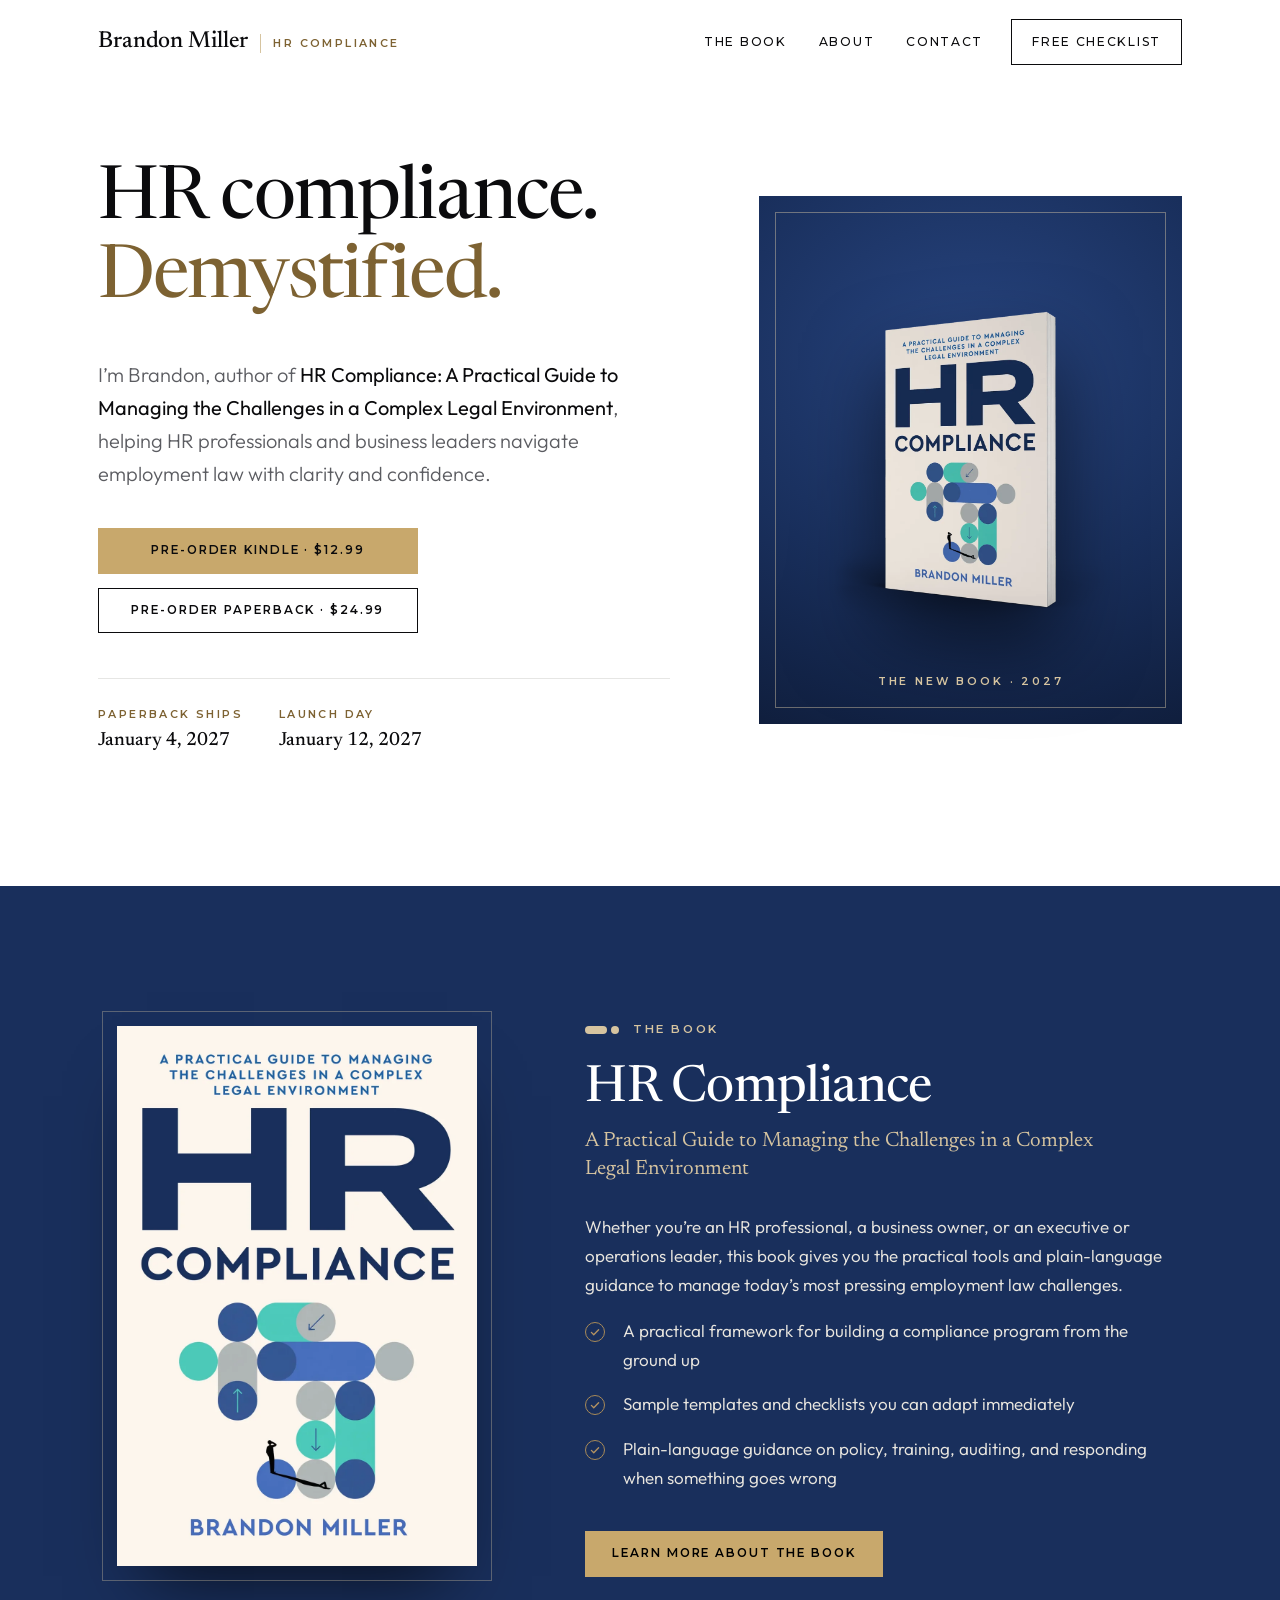
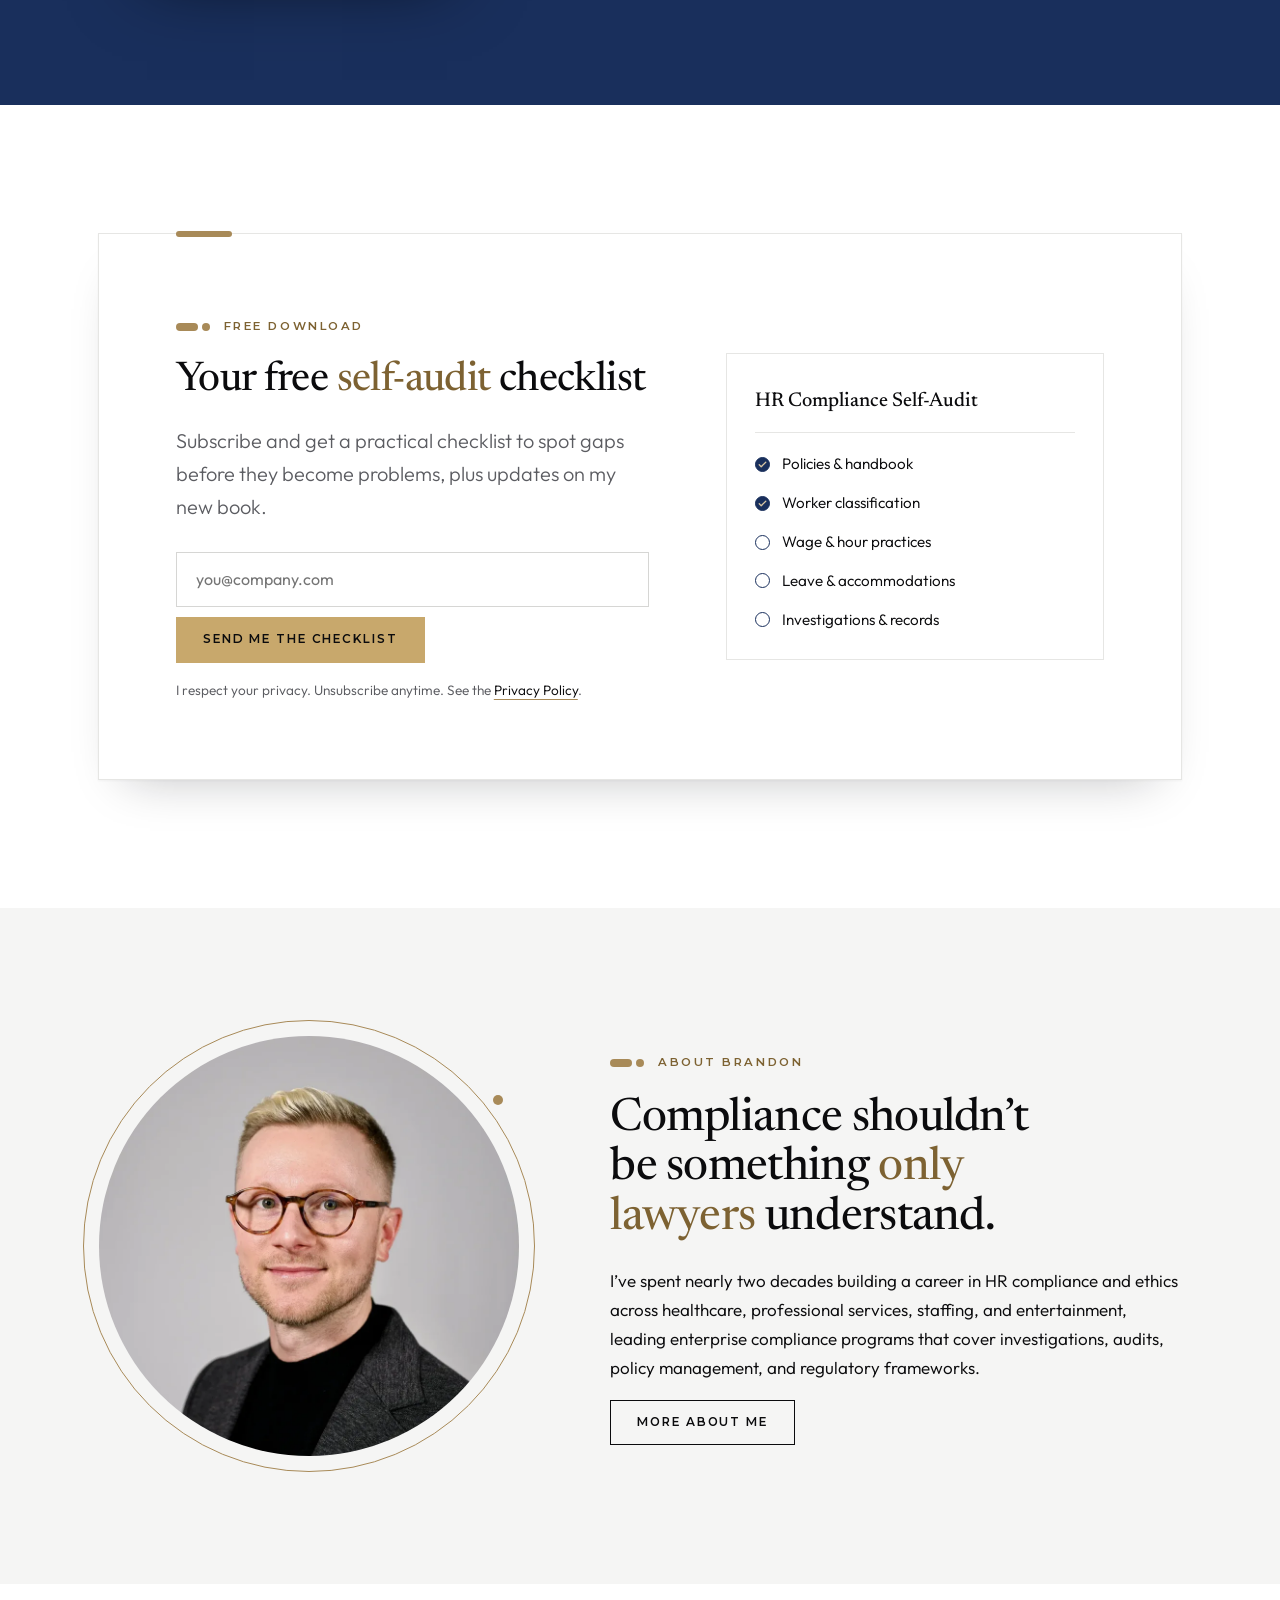
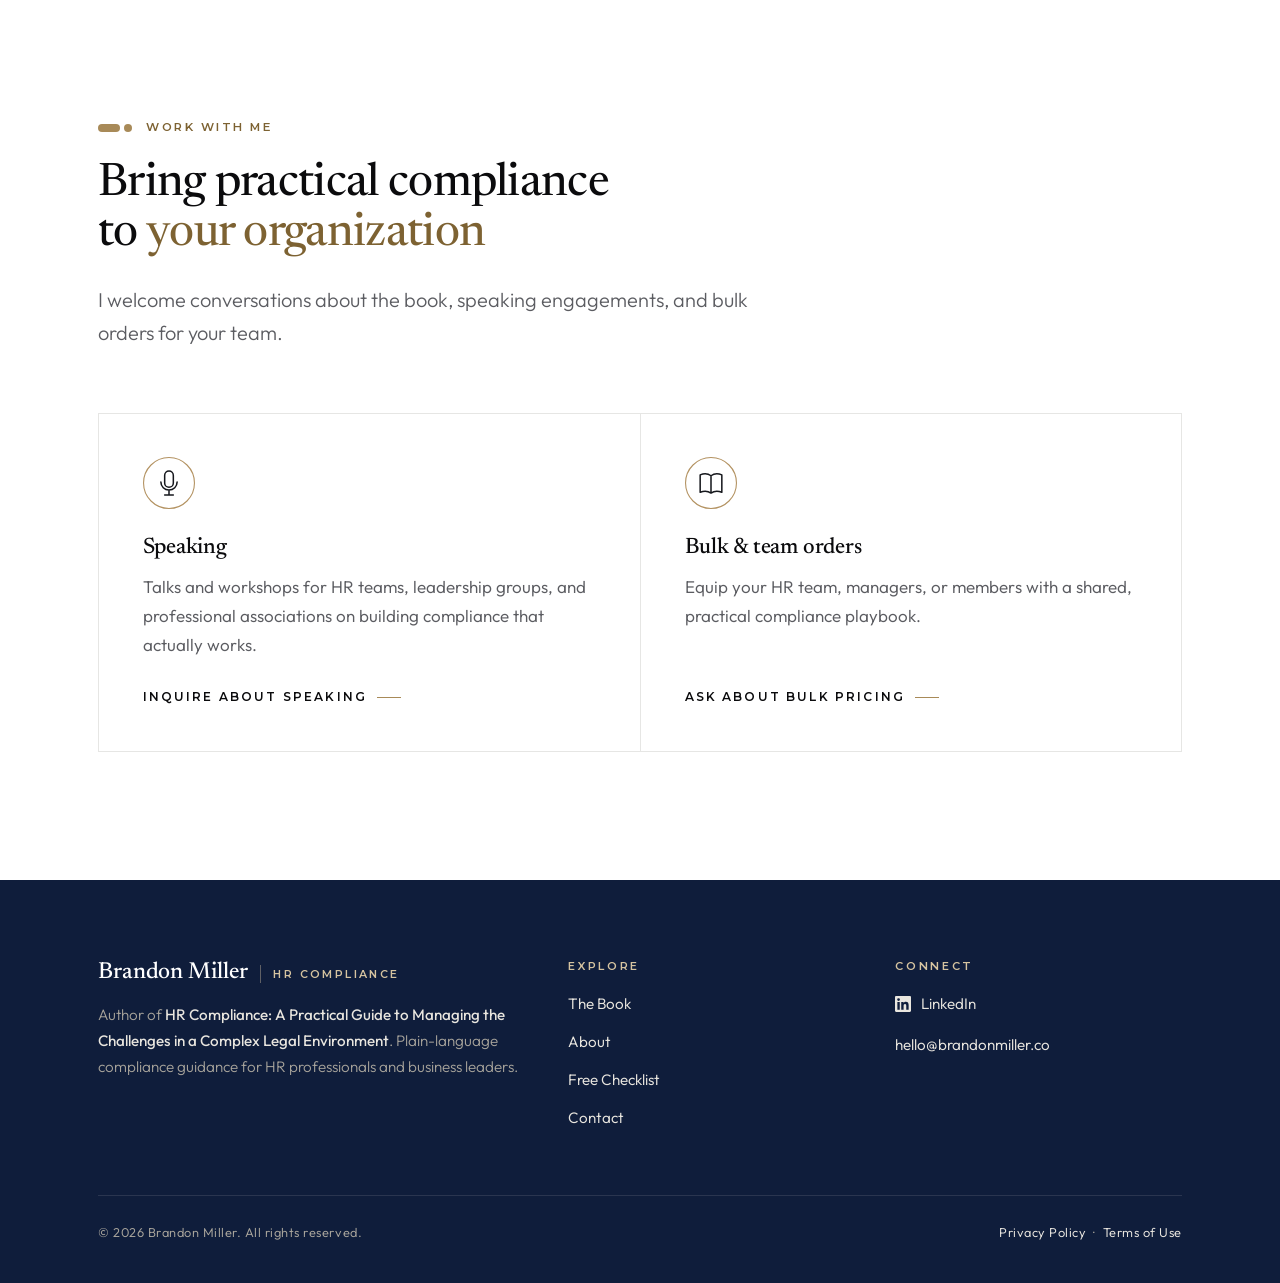
<file: index.html>
<!doctype html>
<html lang="en">
<head>
  <meta charset="utf-8">
  <meta name="viewport" content="width=device-width, initial-scale=1">
  <title>Brandon Miller | HR Compliance Author</title>
  <meta name="description" content="Brandon Miller is the author of HR Compliance: A Practical Guide to Managing the Challenges in a Complex Legal Environment. Get the free HR compliance self-audit checklist.">
  <link rel="canonical" href="https://www.brandonmiller.co/">
  <meta name="theme-color" content="#ffffff">
  <meta property="og:type" content="website">
  <meta property="og:site_name" content="Brandon Miller">
  <meta property="og:title" content="Brandon Miller | HR Compliance Author">
  <meta property="og:description" content="Brandon Miller is the author of HR Compliance: A Practical Guide to Managing the Challenges in a Complex Legal Environment. Get the free HR compliance self-audit checklist.">
  <meta property="og:url" content="https://www.brandonmiller.co/">
  <meta property="og:image" content="https://www.brandonmiller.co/assets/img/og-image.png">
  <meta name="twitter:card" content="summary_large_image">
  <link rel="icon" href="/favicon.ico" sizes="any">
  <link rel="icon" href="/assets/img/favicon-32.png" sizes="32x32" type="image/png">
  <link rel="apple-touch-icon" href="/assets/img/apple-touch-icon.png">
  <link rel="preload" href="/assets/fonts/outfit.woff2" as="font" type="font/woff2" crossorigin>
  <link rel="preload" href="/assets/fonts/newsreader.woff2" as="font" type="font/woff2" crossorigin>
  <link rel="preload" href="/assets/fonts/montserrat.woff2" as="font" type="font/woff2" crossorigin>
  <link rel="stylesheet" href="/assets/css/site.css">
  <script src="/assets/js/site.js" defer></script>
  <script type="application/ld+json">{"@context": "https://schema.org", "@type": "Person", "name": "Brandon Miller", "url": "https://www.brandonmiller.co/", "image": "https://www.brandonmiller.co/assets/img/headshot.webp", "jobTitle": "Compliance and ethics leader and author", "hasCredential": ["CCEP", "SPHR"], "sameAs": ["https://www.linkedin.com/in/millerbrandonc/"]}</script>
  <script type="application/ld+json">{"@context": "https://schema.org", "@type": "Book", "name": "HR Compliance: A Practical Guide to Managing the Challenges in a Complex Legal Environment", "author": {"@type": "Person", "name": "Brandon Miller", "url": "https://www.brandonmiller.co/about"}, "image": "https://www.brandonmiller.co/assets/img/cover.webp", "url": "https://www.brandonmiller.co/book", "inLanguage": "en", "workExample": [{"@type": "Book", "bookFormat": "https://schema.org/EBook", "datePublished": "2027-01-12", "offers": {"@type": "Offer", "price": "12.99", "priceCurrency": "USD", "availability": "https://schema.org/PreOrder", "url": "https://www.amazon.com/dp/B0HRQZYQR8"}}, {"@type": "Book", "bookFormat": "https://schema.org/Paperback", "datePublished": "2027-01-04", "numberOfPages": 250, "offers": {"@type": "Offer", "price": "24.99", "priceCurrency": "USD", "availability": "https://schema.org/PreOrder", "url": "https://www.amazon.com/dp/B0HQG6NXTF"}}]}</script>
</head><body>
  <a class="skip-link" href="#main">Skip to content</a>
  <header class="site-header">
    <div class="wrap header-inner">
      <a class="brand" href="/" aria-label="Brandon Miller, home">
        <span class="brand-name">Brandon Miller</span>
        <span class="brand-tag">HR Compliance</span>
      </a>
      <button class="nav-toggle" type="button" aria-expanded="false" aria-controls="site-nav" aria-label="Menu">
        <svg viewBox="0 0 24 24" aria-hidden="true"><path d="M3 6h18M3 12h18M3 18h18" stroke="currentColor" stroke-width="2" stroke-linecap="round"/></svg>
      </button>
      <nav class="site-nav" id="site-nav" aria-label="Main">
        <ul>
          <li><a href="/book">The Book</a></li>
          <li><a href="/about">About</a></li>
          <li><a href="/contact">Contact</a></li>
          <li class="nav-cta"><a href="/#checklist">Free Checklist</a></li>
        </ul>
      </nav>
    </div>
  </header>

  <main id="main">
    <section class="hero">
      <div class="wrap hero-grid">
        <div>
          <h1>HR compliance. <em>Demystified.</em></h1>
          <p class="lede">I&rsquo;m Brandon, author of <em>HR Compliance: A Practical Guide to Managing the Challenges in a Complex Legal Environment</em>, helping HR professionals and business leaders navigate employment law with clarity and confidence.</p>
          <div class="btn-row">
            <a class="btn btn-primary" href="https://www.amazon.com/dp/B0HRQZYQR8" target="_blank" rel="noopener">Pre-order Kindle &middot; $12.99</a>
            <a class="btn btn-outline" href="https://www.amazon.com/dp/B0HQG6NXTF" target="_blank" rel="noopener">Pre-order paperback &middot; $24.99</a>
          </div>
          <div class="release-strip">
            <span><small>Paperback ships</small><b>January 4, 2027</b></span>
            <span><small>Launch day</small><b>January 12, 2027</b></span>
          </div>
        </div>
        <div class="hero-art">
          <img class="book" src="/assets/img/cover-3d.webp" width="1200" height="1111" alt="HR Compliance book by Brandon Miller" fetchpriority="high">
          <span class="caption">The new book &middot; 2027</span>
        </div>
      </div>
    </section>

    <section class="bg-ink">
      <div class="wrap book-feature">
        <img class="cover" src="/assets/img/cover.webp" width="1000" height="1500" alt="Front cover of HR Compliance: A Practical Guide to Managing the Challenges in a Complex Legal Environment" loading="lazy">
        <div>
          <span class="eyebrow">The book</span>
          <h2 class="book-title">HR Compliance</h2>
          <p class="book-subtitle">A Practical Guide to Managing the Challenges in a Complex Legal Environment</p>
          <p>Whether you&rsquo;re an HR professional, a business owner, or an executive or operations leader, this book gives you the practical tools and plain-language guidance to manage today&rsquo;s most pressing employment law challenges.</p>
          <ul class="checks">
            <li>A practical framework for building a compliance program from the ground up</li>
            <li>Sample templates and checklists you can adapt immediately</li>
            <li>Plain-language guidance on policy, training, auditing, and responding when something goes wrong</li>
          </ul>
          <div class="btn-row">
            <a class="btn btn-gold" href="/book">Learn more about the book</a>
          </div>
        </div>
      </div>
    </section>

    <section id="checklist">
      <div class="wrap">
        <div class="signup-card">
          <div>
            <span class="eyebrow">Free download</span>
            <h2>Your free <em>self-audit</em> checklist</h2>
            <p class="lede">Subscribe and get a practical checklist to spot gaps before they become problems, plus updates on my new book.</p>
            <form class="signup-form" action="https://app.kit.com/forms/10182836/subscriptions" method="post" data-newsletter>
              <label for="email-home">Email address</label>
              <input id="email-home" type="email" name="email_address" placeholder="you@company.com" autocomplete="email" required>
              <button class="btn btn-primary" type="submit">Send me the checklist</button>
            </form>
            <p class="form-note">I respect your privacy. Unsubscribe anytime. See the <a href="/privacy-policy">Privacy Policy</a>.</p>
            <p class="form-status" role="status" hidden></p>
          </div>
          <div class="checklist-preview" aria-hidden="true">
            <strong>HR Compliance Self-Audit</strong>
            <ul>
              <li class="done">Policies &amp; handbook</li>
              <li class="done">Worker classification</li>
              <li>Wage &amp; hour practices</li>
              <li>Leave &amp; accommodations</li>
              <li>Investigations &amp; records</li>
            </ul>
          </div>
        </div>
      </div>
    </section>

    <section class="bg-stone">
      <div class="wrap about-grid">
        <div class="portrait">
          <img src="/assets/img/headshot.webp" width="870" height="900" alt="Portrait of Brandon Miller" loading="lazy">
        </div>
        <div>
          <span class="eyebrow">About Brandon</span>
          <h2>Compliance shouldn&rsquo;t be something <em>only lawyers</em> understand.</h2>
          <p>I&rsquo;ve spent nearly two decades building a career in HR compliance and ethics across healthcare, professional services, staffing, and entertainment, leading enterprise compliance programs that cover investigations, audits, policy management, and regulatory frameworks.</p>
          <a class="btn btn-outline" href="/about">More about me</a>
        </div>
      </div>
    </section>

    <section>
      <div class="wrap">
        <div class="section-head">
          <span class="eyebrow">Work with me</span>
          <h2>Bring practical compliance to <em>your organization</em></h2>
          <p class="lede">I welcome conversations about the book, speaking engagements, and bulk orders for your team.</p>
        </div>
        <div class="cards two">
          <article class="card">
            <svg class="icon" viewBox="0 0 48 48" aria-hidden="true" focusable="false"><circle cx="24" cy="24" r="23.5" fill="none" stroke="#b39261"/><rect x="20" y="13" width="8" height="15" rx="4" fill="none" stroke="#15171c" stroke-width="1.4"/><path d="M16.5 23a7.5 7.5 0 0 0 15 0M24 30.5v4.5m-4 0h8" fill="none" stroke="#15171c" stroke-width="1.4" stroke-linecap="round"/></svg>
            <h3>Speaking</h3>
            <p>Talks and workshops for HR teams, leadership groups, and professional associations on building compliance that actually works.</p>
            <a class="more" href="/contact?topic=speaking">Inquire about speaking</a>
          </article>
          <article class="card">
            <svg class="icon" viewBox="0 0 48 48" aria-hidden="true" focusable="false"><circle cx="24" cy="24" r="23.5" fill="none" stroke="#b39261"/><path d="M14 16.5c3.5-1.4 7-1.4 10 .8v16c-3-2.2-6.5-2.2-10-.8zM34 16.5c-3.5-1.4-7-1.4-10 .8v16c3-2.2 6.5-2.2 10-.8z" fill="none" stroke="#15171c" stroke-width="1.4" stroke-linejoin="round"/></svg>
            <h3>Bulk &amp; team orders</h3>
            <p>Equip your HR team, managers, or members with a shared, practical compliance playbook.</p>
            <a class="more" href="/contact?topic=bulk">Ask about bulk pricing</a>
          </article>
        </div>
      </div>
    </section>
  </main>

  <footer class="site-footer">
    <div class="wrap">
      <div class="footer-grid">
        <div>
          <a class="brand" href="/"><span class="brand-name">Brandon Miller</span><span class="brand-tag">HR Compliance</span></a>
          <p class="footer-blurb">Author of <em>HR Compliance: A Practical Guide to Managing the Challenges in a Complex Legal Environment</em>. Plain-language compliance guidance for HR professionals and business leaders.</p>
        </div>
        <div>
          <h3>Explore</h3>
          <ul>
            <li><a href="/book">The Book</a></li>
            <li><a href="/about">About</a></li>
            <li><a href="/#checklist">Free Checklist</a></li>
            <li><a href="/contact">Contact</a></li>
          </ul>
        </div>
        <div>
          <h3>Connect</h3>
          <ul>
            <li><a class="social" href="https://www.linkedin.com/in/millerbrandonc/" rel="noopener" target="_blank"><svg viewBox="0 0 24 24" aria-hidden="true" focusable="false"><path fill="currentColor" d="M20.45 20.45h-3.55v-5.57c0-1.33-.03-3.04-1.85-3.04-1.86 0-2.14 1.45-2.14 2.95v5.66H9.36V9h3.41v1.56h.05c.48-.9 1.64-1.85 3.37-1.85 3.6 0 4.27 2.37 4.27 5.46v6.28zM5.34 7.43a2.06 2.06 0 1 1 0-4.12 2.06 2.06 0 0 1 0 4.12zM7.12 20.45H3.56V9h3.56v11.45zM22.22 0H1.77C.79 0 0 .77 0 1.73v20.54C0 23.23.79 24 1.77 24h20.45c.98 0 1.78-.77 1.78-1.73V1.73C24 .77 23.2 0 22.22 0z"/></svg>LinkedIn</a></li>
            <li><a href="mailto:hello@brandonmiller.co">hello@brandonmiller.co</a></li>
          </ul>
        </div>
      </div>
      <div class="footer-bottom">
        <span>&copy; <span data-year>2026</span> Brandon Miller. All rights reserved.</span>
        <span><a href="/privacy-policy">Privacy Policy</a> &nbsp;·&nbsp; <a href="/terms">Terms of Use</a></span>
      </div>
    </div>
  </footer>
</body>
</html>
</file>
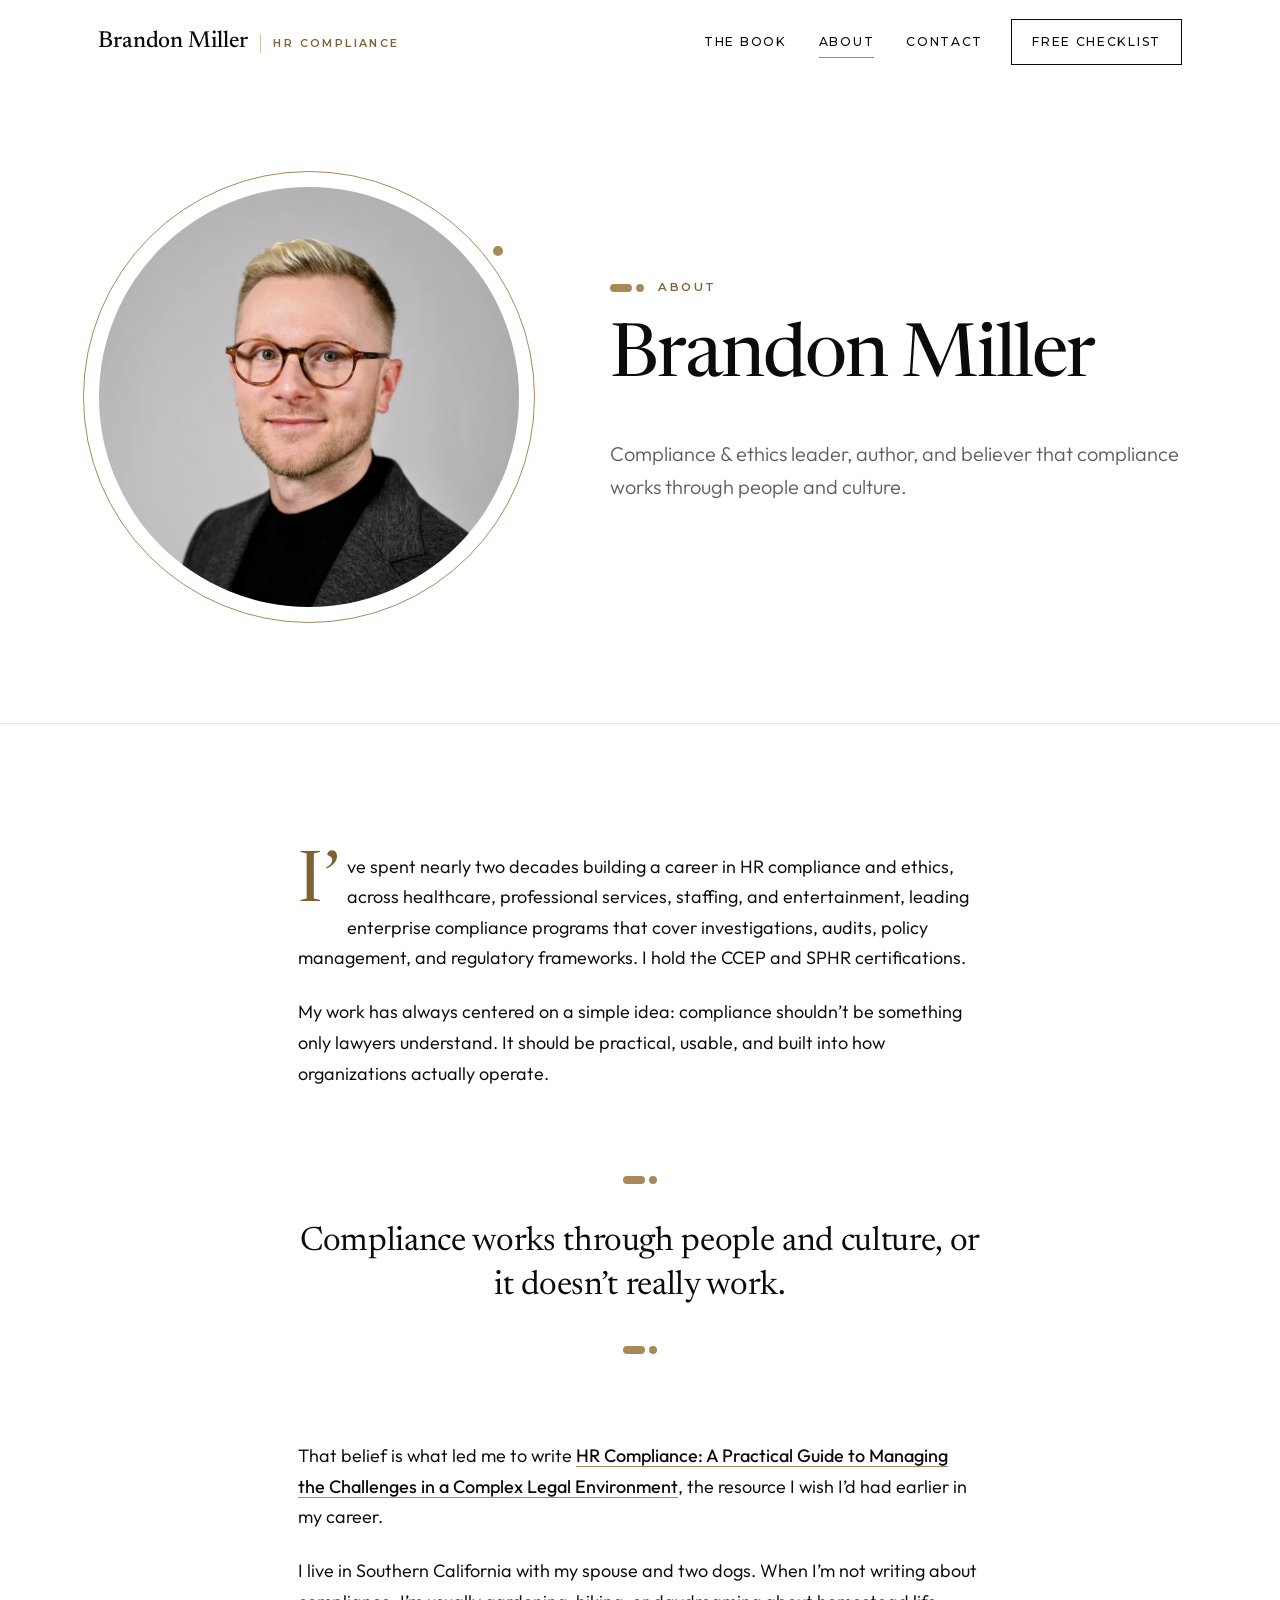
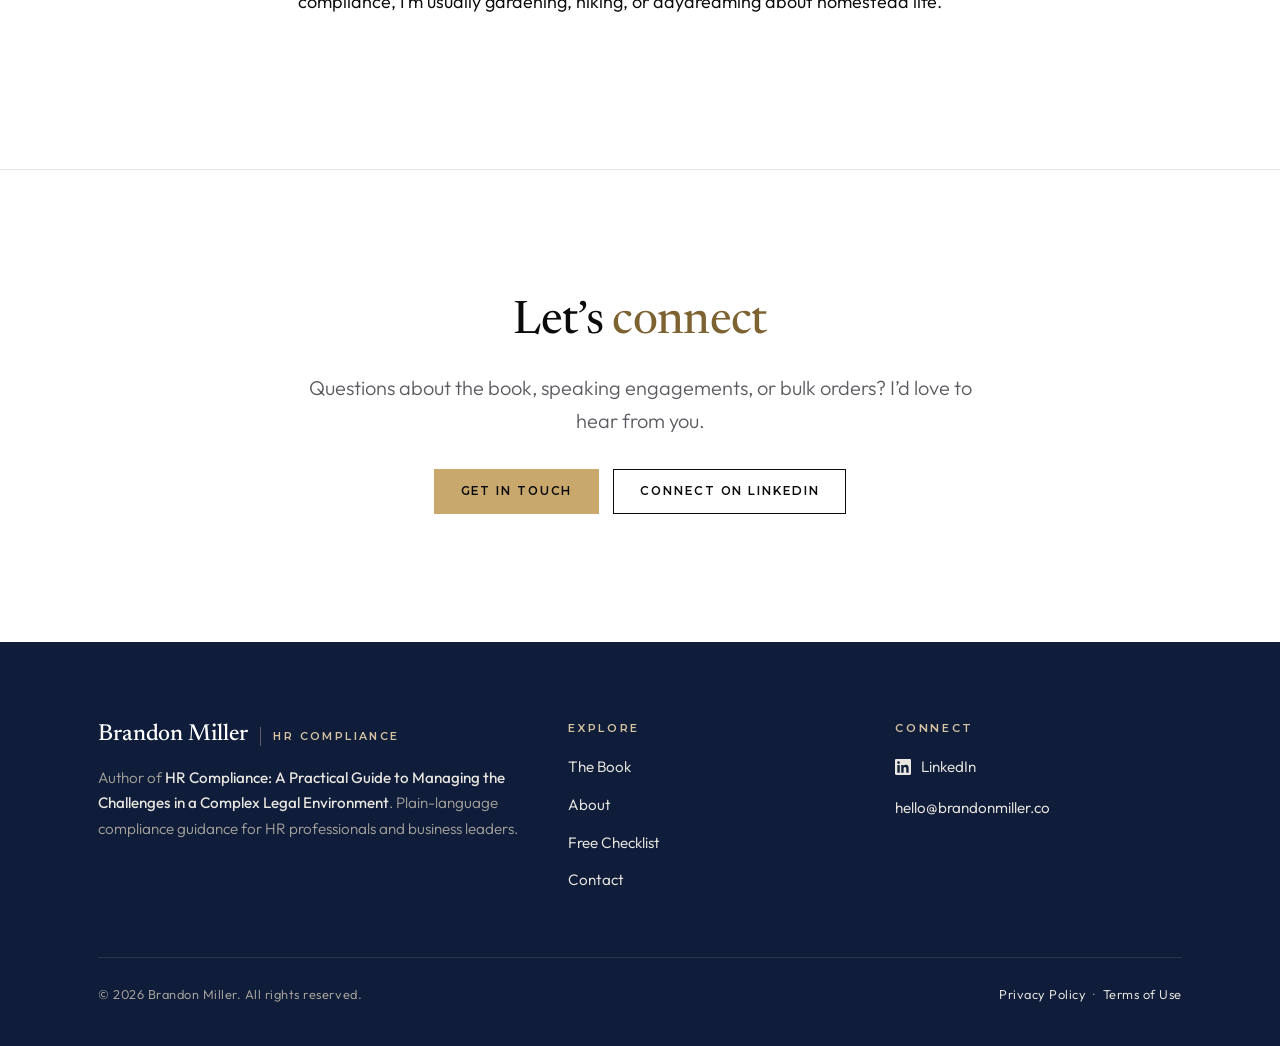
<file: about.html>
<!doctype html>
<html lang="en">
<head>
  <meta charset="utf-8">
  <meta name="viewport" content="width=device-width, initial-scale=1">
  <title>About Brandon Miller | HR Compliance Author</title>
  <meta name="description" content="Brandon Miller is a compliance and ethics leader with nearly two decades in HR compliance and ethics, and the author of HR Compliance.">
  <link rel="canonical" href="https://www.brandonmiller.co/about">
  <meta name="theme-color" content="#ffffff">
  <meta property="og:type" content="website">
  <meta property="og:site_name" content="Brandon Miller">
  <meta property="og:title" content="About Brandon Miller | HR Compliance Author">
  <meta property="og:description" content="Brandon Miller is a compliance and ethics leader with nearly two decades in HR compliance and ethics, and the author of HR Compliance.">
  <meta property="og:url" content="https://www.brandonmiller.co/about">
  <meta property="og:image" content="https://www.brandonmiller.co/assets/img/og-image.png">
  <meta name="twitter:card" content="summary_large_image">
  <link rel="icon" href="/favicon.ico" sizes="any">
  <link rel="icon" href="/assets/img/favicon-32.png" sizes="32x32" type="image/png">
  <link rel="apple-touch-icon" href="/assets/img/apple-touch-icon.png">
  <link rel="preload" href="/assets/fonts/outfit.woff2" as="font" type="font/woff2" crossorigin>
  <link rel="preload" href="/assets/fonts/newsreader.woff2" as="font" type="font/woff2" crossorigin>
  <link rel="preload" href="/assets/fonts/montserrat.woff2" as="font" type="font/woff2" crossorigin>
  <link rel="stylesheet" href="/assets/css/site.css">
  <script src="/assets/js/site.js" defer></script>
  <script type="application/ld+json">{"@context": "https://schema.org", "@type": "Person", "name": "Brandon Miller", "url": "https://www.brandonmiller.co/", "image": "https://www.brandonmiller.co/assets/img/headshot.webp", "jobTitle": "Compliance and ethics leader and author", "hasCredential": ["CCEP", "SPHR"], "sameAs": ["https://www.linkedin.com/in/millerbrandonc/"]}</script>
</head><body>
  <a class="skip-link" href="#main">Skip to content</a>
  <header class="site-header">
    <div class="wrap header-inner">
      <a class="brand" href="/" aria-label="Brandon Miller, home">
        <span class="brand-name">Brandon Miller</span>
        <span class="brand-tag">HR Compliance</span>
      </a>
      <button class="nav-toggle" type="button" aria-expanded="false" aria-controls="site-nav" aria-label="Menu">
        <svg viewBox="0 0 24 24" aria-hidden="true"><path d="M3 6h18M3 12h18M3 18h18" stroke="currentColor" stroke-width="2" stroke-linecap="round"/></svg>
      </button>
      <nav class="site-nav" id="site-nav" aria-label="Main">
        <ul>
          <li><a href="/book">The Book</a></li>
          <li><a href="/about" aria-current="page">About</a></li>
          <li><a href="/contact">Contact</a></li>
          <li class="nav-cta"><a href="/#checklist">Free Checklist</a></li>
        </ul>
      </nav>
    </div>
  </header>

  <main id="main">
    <section class="page-head" style="padding-bottom:clamp(64px,9vw,120px)">
      <div class="wrap about-grid">
        <div class="portrait">
          <img src="/assets/img/headshot.webp" width="870" height="900" alt="Portrait of Brandon Miller" fetchpriority="high">
        </div>
        <div>
          <span class="eyebrow">About</span>
          <h1>Brandon Miller</h1>
          <p class="lede">Compliance &amp; ethics leader, author, and believer that compliance works through people and culture.</p>
        </div>
      </div>
    </section>

    <section class="bg-white">
      <div class="wrap narrow prose">
        <p class="opening">I&rsquo;ve spent nearly two decades building a career in HR compliance and ethics, across healthcare, professional services, staffing, and entertainment, leading enterprise compliance programs that cover investigations, audits, policy management, and regulatory frameworks. I hold the CCEP and SPHR certifications.</p>
        <p>My work has always centered on a simple idea: compliance shouldn&rsquo;t be something only lawyers understand. It should be practical, usable, and built into how organizations actually operate.</p>
        <p class="pull">Compliance works through people and culture, or it doesn&rsquo;t really work.</p>
        <p>That belief is what led me to write <a href="/book"><em>HR Compliance: A Practical Guide to Managing the Challenges in a Complex Legal Environment</em></a>, the resource I wish I&rsquo;d had earlier in my career.</p>
        <p>I live in Southern California with my spouse and two dogs. When I&rsquo;m not writing about compliance, I&rsquo;m usually gardening, hiking, or daydreaming about homestead life.</p>
      </div>
    </section>

    <section class="cta-band">
      <div class="wrap narrow">
        <h2>Let&rsquo;s <em>connect</em></h2>
        <p class="lede">Questions about the book, speaking engagements, or bulk orders? I&rsquo;d love to hear from you.</p>
        <div class="btn-row">
          <a class="btn btn-primary" href="/contact">Get in touch</a>
          <a class="btn btn-outline" href="https://www.linkedin.com/in/millerbrandonc/" rel="noopener" target="_blank">Connect on LinkedIn</a>
        </div>
      </div>
    </section>
  </main>

  <footer class="site-footer">
    <div class="wrap">
      <div class="footer-grid">
        <div>
          <a class="brand" href="/"><span class="brand-name">Brandon Miller</span><span class="brand-tag">HR Compliance</span></a>
          <p class="footer-blurb">Author of <em>HR Compliance: A Practical Guide to Managing the Challenges in a Complex Legal Environment</em>. Plain-language compliance guidance for HR professionals and business leaders.</p>
        </div>
        <div>
          <h3>Explore</h3>
          <ul>
            <li><a href="/book">The Book</a></li>
            <li><a href="/about">About</a></li>
            <li><a href="/#checklist">Free Checklist</a></li>
            <li><a href="/contact">Contact</a></li>
          </ul>
        </div>
        <div>
          <h3>Connect</h3>
          <ul>
            <li><a class="social" href="https://www.linkedin.com/in/millerbrandonc/" rel="noopener" target="_blank"><svg viewBox="0 0 24 24" aria-hidden="true" focusable="false"><path fill="currentColor" d="M20.45 20.45h-3.55v-5.57c0-1.33-.03-3.04-1.85-3.04-1.86 0-2.14 1.45-2.14 2.95v5.66H9.36V9h3.41v1.56h.05c.48-.9 1.64-1.85 3.37-1.85 3.6 0 4.27 2.37 4.27 5.46v6.28zM5.34 7.43a2.06 2.06 0 1 1 0-4.12 2.06 2.06 0 0 1 0 4.12zM7.12 20.45H3.56V9h3.56v11.45zM22.22 0H1.77C.79 0 0 .77 0 1.73v20.54C0 23.23.79 24 1.77 24h20.45c.98 0 1.78-.77 1.78-1.73V1.73C24 .77 23.2 0 22.22 0z"/></svg>LinkedIn</a></li>
            <li><a href="mailto:hello@brandonmiller.co">hello@brandonmiller.co</a></li>
          </ul>
        </div>
      </div>
      <div class="footer-bottom">
        <span>&copy; <span data-year>2026</span> Brandon Miller. All rights reserved.</span>
        <span><a href="/privacy-policy">Privacy Policy</a> &nbsp;·&nbsp; <a href="/terms">Terms of Use</a></span>
      </div>
    </div>
  </footer>
</body>
</html>
</file>
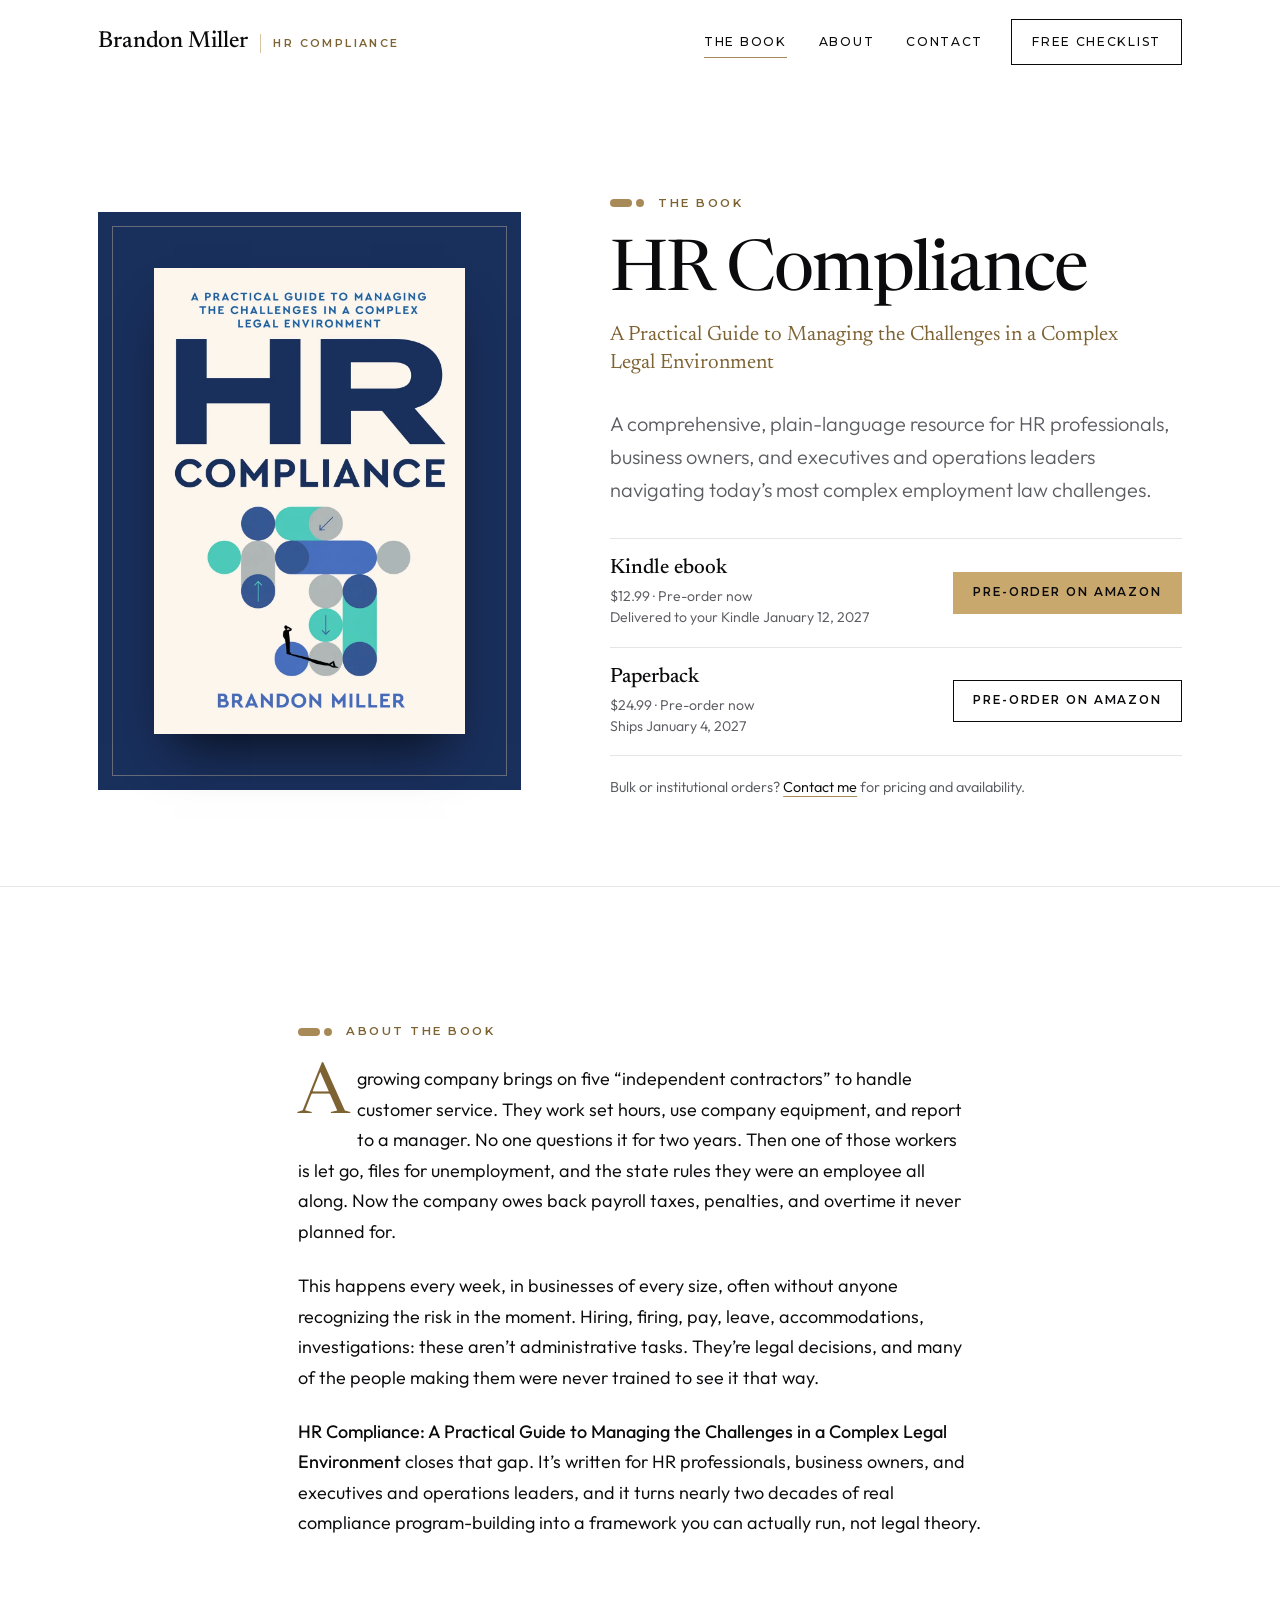
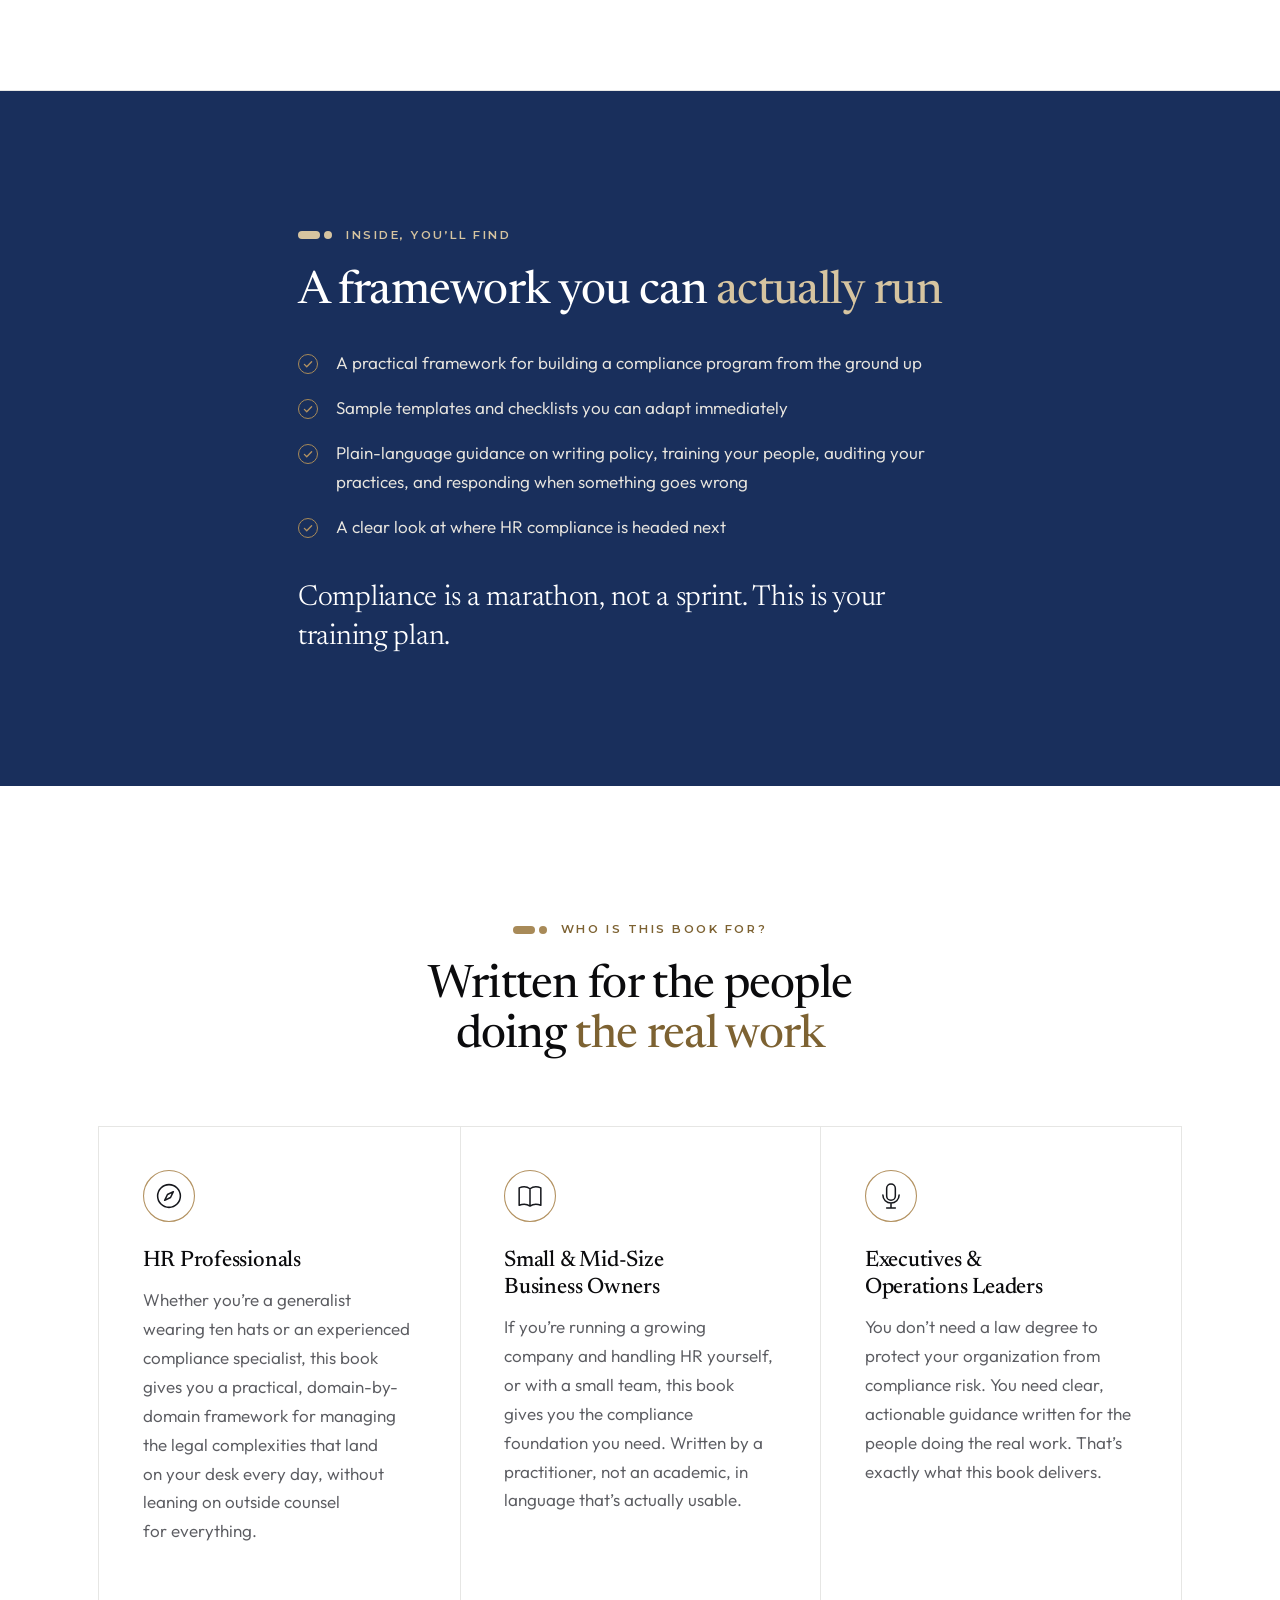
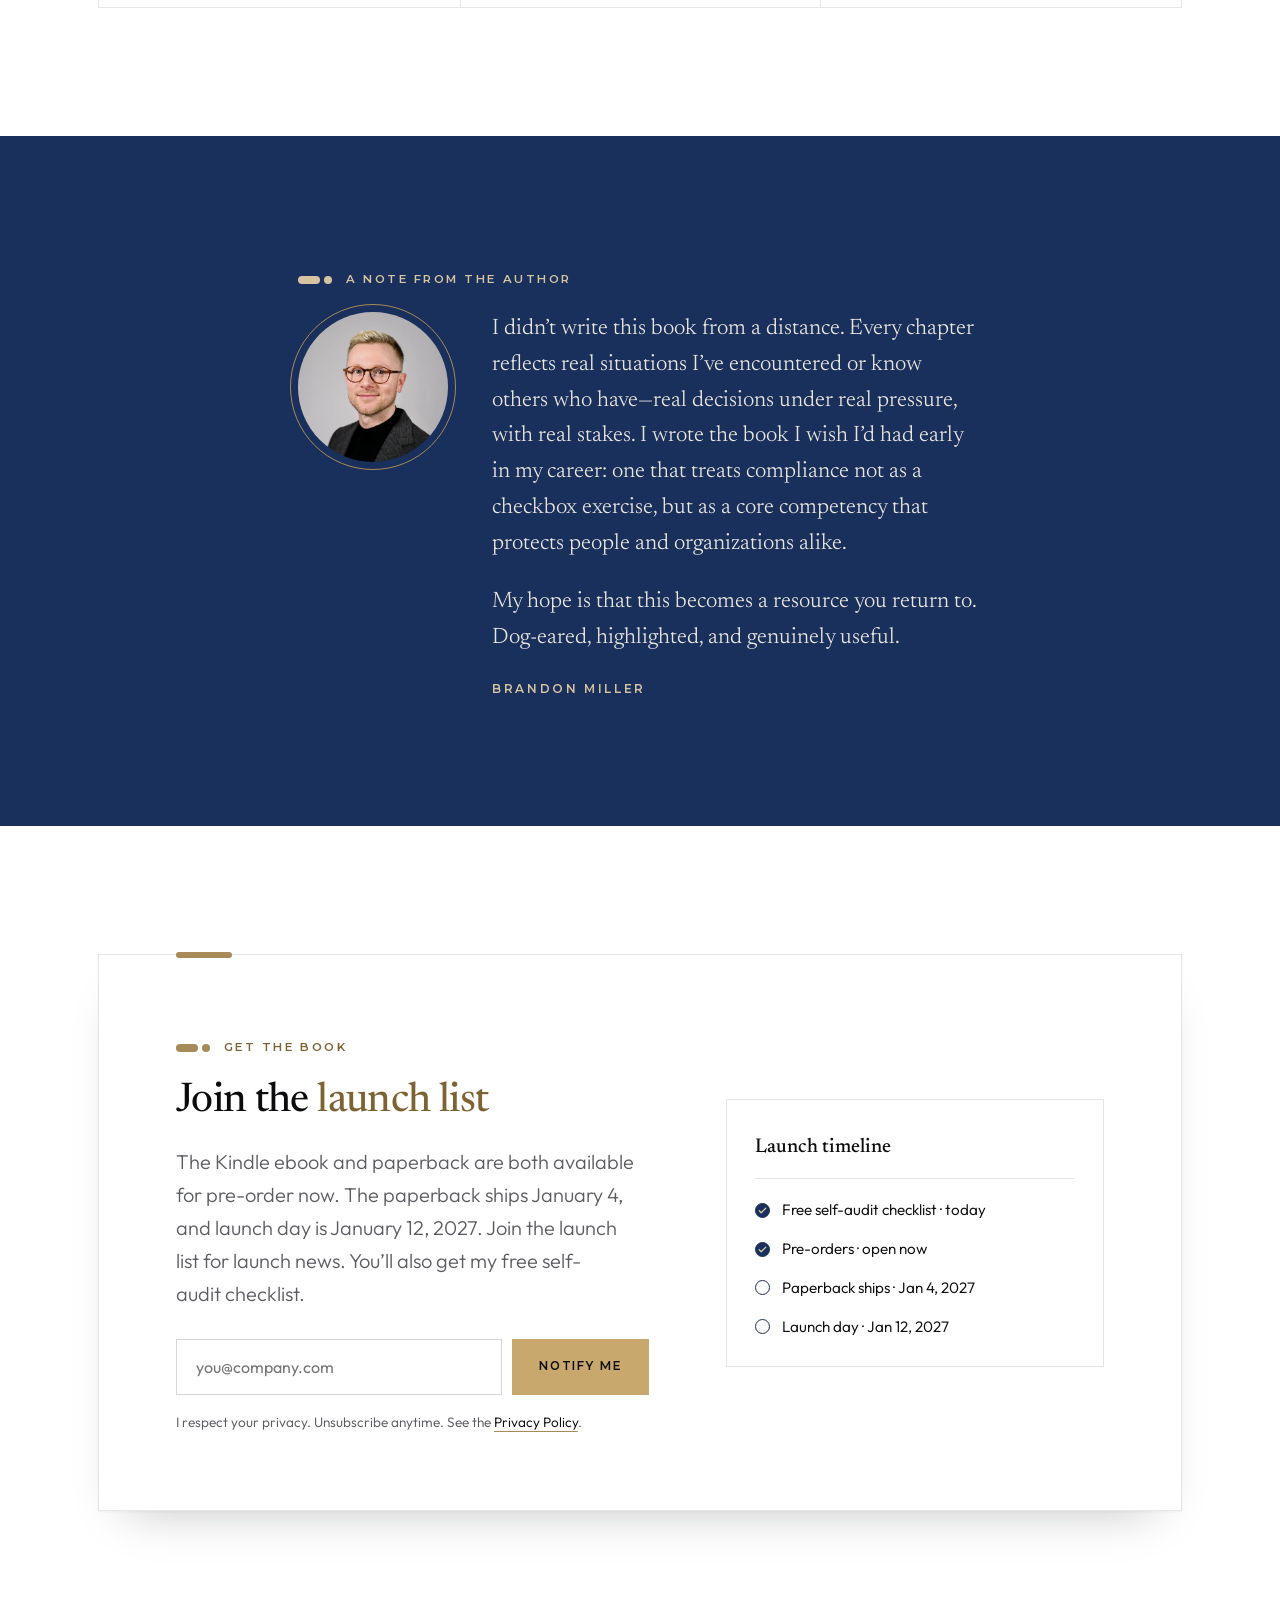
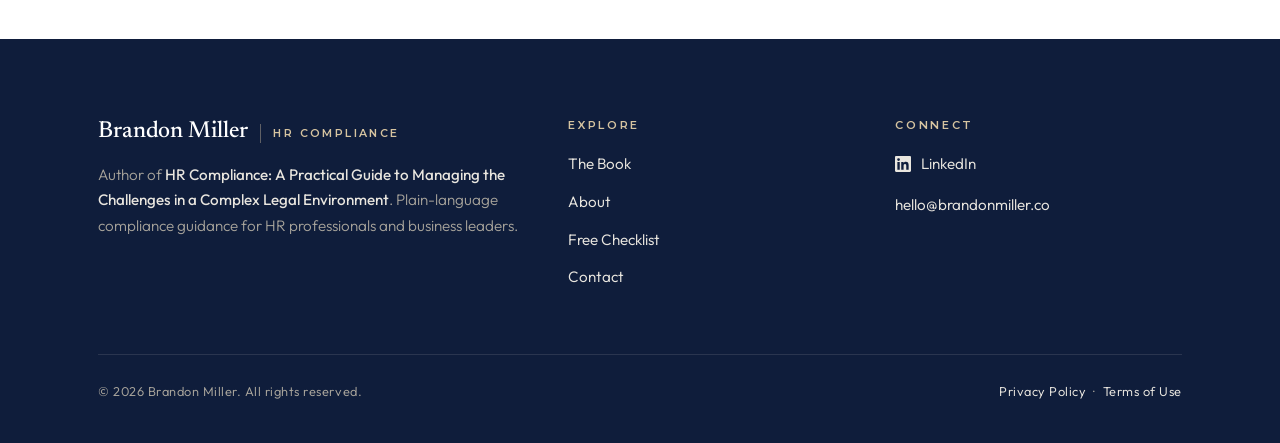
<file: book.html>
<!doctype html>
<html lang="en">
<head>
  <meta charset="utf-8">
  <meta name="viewport" content="width=device-width, initial-scale=1">
  <title>HR Compliance: A Practical Guide | Brandon Miller</title>
  <meta name="description" content="HR Compliance: A Practical Guide to Managing the Challenges in a Complex Legal Environment. A plain-language resource for HR professionals, business owners, and executives. Kindle ebook and paperback available for pre-order now; launch day is January 12, 2027.">
  <link rel="canonical" href="https://www.brandonmiller.co/book">
  <meta name="theme-color" content="#ffffff">
  <meta property="og:type" content="website">
  <meta property="og:site_name" content="Brandon Miller">
  <meta property="og:title" content="HR Compliance: A Practical Guide | Brandon Miller">
  <meta property="og:description" content="HR Compliance: A Practical Guide to Managing the Challenges in a Complex Legal Environment. A plain-language resource for HR professionals, business owners, and executives. Kindle ebook and paperback available for pre-order now; launch day is January 12, 2027.">
  <meta property="og:url" content="https://www.brandonmiller.co/book">
  <meta property="og:image" content="https://www.brandonmiller.co/assets/img/og-image.png">
  <meta name="twitter:card" content="summary_large_image">
  <link rel="icon" href="/favicon.ico" sizes="any">
  <link rel="icon" href="/assets/img/favicon-32.png" sizes="32x32" type="image/png">
  <link rel="apple-touch-icon" href="/assets/img/apple-touch-icon.png">
  <link rel="preload" href="/assets/fonts/outfit.woff2" as="font" type="font/woff2" crossorigin>
  <link rel="preload" href="/assets/fonts/newsreader.woff2" as="font" type="font/woff2" crossorigin>
  <link rel="preload" href="/assets/fonts/montserrat.woff2" as="font" type="font/woff2" crossorigin>
  <link rel="stylesheet" href="/assets/css/site.css">
  <script src="/assets/js/site.js" defer></script>
  <script type="application/ld+json">{"@context": "https://schema.org", "@type": "Book", "name": "HR Compliance: A Practical Guide to Managing the Challenges in a Complex Legal Environment", "author": {"@type": "Person", "name": "Brandon Miller", "url": "https://www.brandonmiller.co/about"}, "image": "https://www.brandonmiller.co/assets/img/cover.webp", "url": "https://www.brandonmiller.co/book", "inLanguage": "en", "workExample": [{"@type": "Book", "bookFormat": "https://schema.org/EBook", "datePublished": "2027-01-12", "offers": {"@type": "Offer", "price": "12.99", "priceCurrency": "USD", "availability": "https://schema.org/PreOrder", "url": "https://www.amazon.com/dp/B0HRQZYQR8"}}, {"@type": "Book", "bookFormat": "https://schema.org/Paperback", "datePublished": "2027-01-04", "numberOfPages": 250, "offers": {"@type": "Offer", "price": "24.99", "priceCurrency": "USD", "availability": "https://schema.org/PreOrder", "url": "https://www.amazon.com/dp/B0HQG6NXTF"}}]}</script>
</head><body>
  <a class="skip-link" href="#main">Skip to content</a>
  <header class="site-header">
    <div class="wrap header-inner">
      <a class="brand" href="/" aria-label="Brandon Miller, home">
        <span class="brand-name">Brandon Miller</span>
        <span class="brand-tag">HR Compliance</span>
      </a>
      <button class="nav-toggle" type="button" aria-expanded="false" aria-controls="site-nav" aria-label="Menu">
        <svg viewBox="0 0 24 24" aria-hidden="true"><path d="M3 6h18M3 12h18M3 18h18" stroke="currentColor" stroke-width="2" stroke-linecap="round"/></svg>
      </button>
      <nav class="site-nav" id="site-nav" aria-label="Main">
        <ul>
          <li><a href="/book" aria-current="page">The Book</a></li>
          <li><a href="/about">About</a></li>
          <li><a href="/contact">Contact</a></li>
          <li class="nav-cta"><a href="/#checklist">Free Checklist</a></li>
        </ul>
      </nav>
    </div>
  </header>

  <main id="main">
    <section class="page-head">
      <div class="wrap book-hero">
        <div class="cover-frame">
          <img class="cover" src="/assets/img/cover.webp" width="1000" height="1500" alt="Front cover of HR Compliance: A Practical Guide to Managing the Challenges in a Complex Legal Environment" fetchpriority="high">
        </div>
        <div>
          <span class="eyebrow">The book</span>
          <h1>HR Compliance</h1>
          <p class="book-subtitle">A Practical Guide to Managing the Challenges in a Complex Legal Environment</p>
          <p class="lede">A comprehensive, plain-language resource for HR professionals, business owners, and executives and operations leaders navigating today&rsquo;s most complex employment law challenges.</p>
          <ul class="formats" id="formats" aria-label="Formats">
            <li>
              <div><b>Kindle ebook</b><span>$12.99 &middot; Pre-order now<br>Delivered to your Kindle January&nbsp;12, 2027</span></div>
              <a class="btn btn-primary" href="https://www.amazon.com/dp/B0HRQZYQR8" target="_blank" rel="noopener" data-preorder>Pre-order on Amazon</a>
            </li>
            <li>
              <div><b>Paperback</b><span>$24.99 &middot; Pre-order now<br>Ships January&nbsp;4, 2027</span></div>
              <a class="btn btn-outline" href="https://www.amazon.com/dp/B0HQG6NXTF" target="_blank" rel="noopener">Pre-order on Amazon</a>
            </li>
          </ul>
          <p class="preorder-note">Bulk or institutional orders? <a href="/contact?topic=bulk">Contact me</a> for pricing and availability.</p>
        </div>
      </div>
    </section>

    <section class="bg-white">
      <div class="wrap narrow prose">
        <span class="eyebrow">About the book</span>
        <p class="opening">A growing company brings on five &ldquo;independent contractors&rdquo; to handle customer service. They work set hours, use company equipment, and report to a manager. No one questions it for two years. Then one of those workers is let go, files for unemployment, and the state rules they were an employee all along. Now the company owes back payroll taxes, penalties, and overtime it never planned for.</p>
        <p>This happens every week, in businesses of every size, often without anyone recognizing the risk in the moment. Hiring, firing, pay, leave, accommodations, investigations: these aren&rsquo;t administrative tasks. They&rsquo;re legal decisions, and many of the people making them were never trained to see it that way.</p>
        <p><em>HR Compliance: A Practical Guide to Managing the Challenges in a Complex Legal Environment</em> closes that gap. It&rsquo;s written for HR professionals, business owners, and executives and operations leaders, and it turns nearly two decades of real compliance program-building into a framework you can actually run, not legal theory.</p>
      </div>
    </section>

    <section class="bg-ink">
      <div class="wrap narrow">
        <span class="eyebrow">Inside, you&rsquo;ll find</span>
        <h2>A framework you can <em>actually run</em></h2>
        <ul class="checks" style="margin-top:2rem">
          <li>A practical framework for building a compliance program from the ground up</li>
          <li>Sample templates and checklists you can adapt immediately</li>
          <li>Plain-language guidance on writing policy, training your people, auditing your practices, and responding when something goes wrong</li>
          <li>A clear look at where HR compliance is headed next</li>
        </ul>
        <p class="statement">Compliance is a marathon, not a sprint. This is your training plan.</p>
      </div>
    </section>

    <section>
      <div class="wrap">
        <div class="section-head center">
          <span class="eyebrow centered">Who is this book for?</span>
          <h2>Written for the people doing <em>the real work</em></h2>
        </div>
        <div class="cards">
          <article class="card">
            <svg class="icon" viewBox="0 0 48 48" aria-hidden="true" focusable="false"><circle cx="24" cy="24" r="23.5" fill="none" stroke="#b39261"/><circle cx="24" cy="24" r="10.5" fill="none" stroke="#15171c" stroke-width="1.4"/><path d="m28 20-2.6 5.4L20 28l2.6-5.4z" fill="none" stroke="#15171c" stroke-width="1.4" stroke-linejoin="round"/></svg>
            <h3>HR Professionals</h3>
            <p>Whether you&rsquo;re a generalist wearing ten hats or an experienced compliance specialist, this book gives you a practical, domain-by-domain framework for managing the legal complexities that land on your desk every day, without leaning on outside counsel for everything.</p>
          </article>
          <article class="card">
            <svg class="icon" viewBox="0 0 48 48" aria-hidden="true" focusable="false"><circle cx="24" cy="24" r="23.5" fill="none" stroke="#b39261"/><path d="M14 16.5c3.5-1.4 7-1.4 10 .8v16c-3-2.2-6.5-2.2-10-.8zM34 16.5c-3.5-1.4-7-1.4-10 .8v16c3-2.2 6.5-2.2 10-.8z" fill="none" stroke="#15171c" stroke-width="1.4" stroke-linejoin="round"/></svg>
            <h3>Small &amp; Mid-Size Business Owners</h3>
            <p>If you&rsquo;re running a growing company and handling HR yourself, or with a small team, this book gives you the compliance foundation you need. Written by a practitioner, not an academic, in language that&rsquo;s actually usable.</p>
          </article>
          <article class="card">
            <svg class="icon" viewBox="0 0 48 48" aria-hidden="true" focusable="false"><circle cx="24" cy="24" r="23.5" fill="none" stroke="#b39261"/><rect x="20" y="13" width="8" height="15" rx="4" fill="none" stroke="#15171c" stroke-width="1.4"/><path d="M16.5 23a7.5 7.5 0 0 0 15 0M24 30.5v4.5m-4 0h8" fill="none" stroke="#15171c" stroke-width="1.4" stroke-linecap="round"/></svg>
            <h3>Executives &amp; Operations Leaders</h3>
            <p>You don&rsquo;t need a law degree to protect your organization from compliance risk. You need clear, actionable guidance written for the people doing the real work. That&rsquo;s exactly what this book delivers.</p>
          </article>
        </div>
      </div>
    </section>

    <section class="bg-ink">
      <div class="wrap narrow">
        <span class="eyebrow">A note from the author</span>
        <div class="author-note">
          <div class="avatar"><img src="/assets/img/headshot.webp" width="150" height="150" alt="Brandon Miller" loading="lazy"></div>
          <blockquote>
            <p>I didn&rsquo;t write this book from a distance. Every chapter reflects real situations I&rsquo;ve encountered or know others who have&mdash;real decisions under real pressure, with real stakes. I wrote the book I wish I&rsquo;d had early in my career: one that treats compliance not as a checkbox exercise, but as a core competency that protects people and organizations alike.</p>
            <p>My hope is that this becomes a resource you return to. Dog-eared, highlighted, and genuinely useful.</p>
            <cite>Brandon Miller</cite>
          </blockquote>
        </div>
      </div>
    </section>

    <section id="notify">
      <div class="wrap">
        <div class="signup-card">
          <div>
            <span class="eyebrow">Get the book</span>
            <h2>Join the <em>launch list</em></h2>
            <p class="lede">The Kindle ebook and paperback are both available for pre-order now. The paperback ships January 4, and launch day is January 12, 2027. Join the launch list for launch news. You&rsquo;ll also get my free self-audit checklist.</p>
            <form class="signup-form" action="https://app.kit.com/forms/10182836/subscriptions" method="post" data-newsletter>
              <label for="email-book">Email address</label>
              <input id="email-book" type="email" name="email_address" placeholder="you@company.com" autocomplete="email" required>
              <button class="btn btn-primary" type="submit">Notify me</button>
            </form>
            <p class="form-note">I respect your privacy. Unsubscribe anytime. See the <a href="/privacy-policy">Privacy Policy</a>.</p>
            <p class="form-status" role="status" hidden></p>
          </div>
          <div class="checklist-preview" aria-hidden="true">
            <strong>Launch timeline</strong>
            <ul>
              <li class="done">Free self-audit checklist &middot; today</li>
              <li class="done">Pre-orders &middot; open now</li>
              <li>Paperback ships &middot; Jan 4, 2027</li>
              <li>Launch day &middot; Jan 12, 2027</li>
            </ul>
          </div>
        </div>
      </div>
    </section>
    <div class="buy-bar" data-buy-bar hidden>
      <div class="wrap buy-bar-inner">
        <span><b>HR Compliance</b>Kindle ebook</span>
        <a class="btn btn-primary" href="#" data-buy-bar-link>Pre-order</a>
      </div>
    </div>
  </main>

  <footer class="site-footer">
    <div class="wrap">
      <div class="footer-grid">
        <div>
          <a class="brand" href="/"><span class="brand-name">Brandon Miller</span><span class="brand-tag">HR Compliance</span></a>
          <p class="footer-blurb">Author of <em>HR Compliance: A Practical Guide to Managing the Challenges in a Complex Legal Environment</em>. Plain-language compliance guidance for HR professionals and business leaders.</p>
        </div>
        <div>
          <h3>Explore</h3>
          <ul>
            <li><a href="/book">The Book</a></li>
            <li><a href="/about">About</a></li>
            <li><a href="/#checklist">Free Checklist</a></li>
            <li><a href="/contact">Contact</a></li>
          </ul>
        </div>
        <div>
          <h3>Connect</h3>
          <ul>
            <li><a class="social" href="https://www.linkedin.com/in/millerbrandonc/" rel="noopener" target="_blank"><svg viewBox="0 0 24 24" aria-hidden="true" focusable="false"><path fill="currentColor" d="M20.45 20.45h-3.55v-5.57c0-1.33-.03-3.04-1.85-3.04-1.86 0-2.14 1.45-2.14 2.95v5.66H9.36V9h3.41v1.56h.05c.48-.9 1.64-1.85 3.37-1.85 3.6 0 4.27 2.37 4.27 5.46v6.28zM5.34 7.43a2.06 2.06 0 1 1 0-4.12 2.06 2.06 0 0 1 0 4.12zM7.12 20.45H3.56V9h3.56v11.45zM22.22 0H1.77C.79 0 0 .77 0 1.73v20.54C0 23.23.79 24 1.77 24h20.45c.98 0 1.78-.77 1.78-1.73V1.73C24 .77 23.2 0 22.22 0z"/></svg>LinkedIn</a></li>
            <li><a href="mailto:hello@brandonmiller.co">hello@brandonmiller.co</a></li>
          </ul>
        </div>
      </div>
      <div class="footer-bottom">
        <span>&copy; <span data-year>2026</span> Brandon Miller. All rights reserved.</span>
        <span><a href="/privacy-policy">Privacy Policy</a> &nbsp;·&nbsp; <a href="/terms">Terms of Use</a></span>
      </div>
    </div>
  </footer>
</body>
</html>
</file>
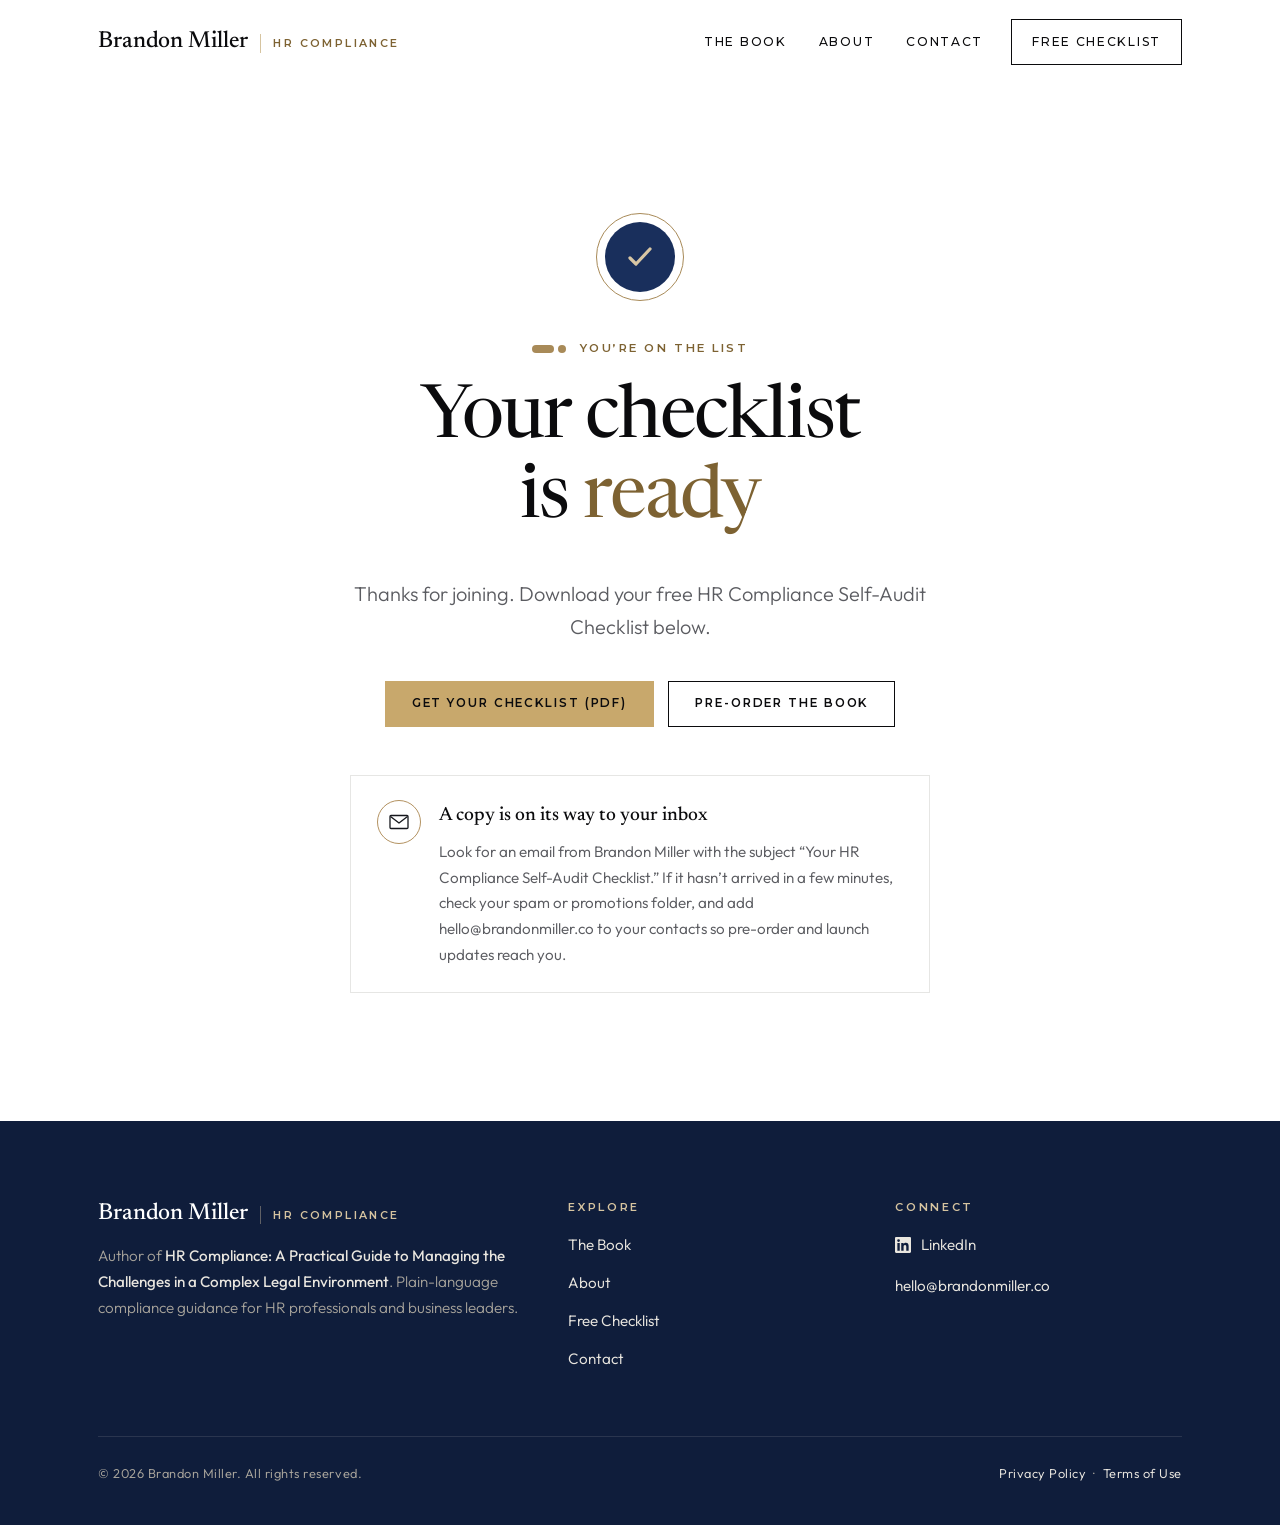
<file: checklist-thanks.html>
<!doctype html>
<html lang="en">
<head>
  <meta charset="utf-8">
  <meta name="viewport" content="width=device-width, initial-scale=1">
  <title>Your Checklist Is Ready | Brandon Miller</title>
  <meta name="description" content="Download your free HR Compliance Self-Audit Checklist.">
  <meta name="robots" content="noindex">
  <link rel="canonical" href="https://www.brandonmiller.co/checklist-thanks">
  <meta name="theme-color" content="#ffffff">
  <meta property="og:type" content="website">
  <meta property="og:site_name" content="Brandon Miller">
  <meta property="og:title" content="Your Checklist Is Ready | Brandon Miller">
  <meta property="og:description" content="Download your free HR Compliance Self-Audit Checklist.">
  <meta property="og:url" content="https://www.brandonmiller.co/checklist-thanks">
  <meta property="og:image" content="https://www.brandonmiller.co/assets/img/og-image.png">
  <meta name="twitter:card" content="summary_large_image">
  <link rel="icon" href="/favicon.ico" sizes="any">
  <link rel="icon" href="/assets/img/favicon-32.png" sizes="32x32" type="image/png">
  <link rel="apple-touch-icon" href="/assets/img/apple-touch-icon.png">
  <link rel="preload" href="/assets/fonts/outfit.woff2" as="font" type="font/woff2" crossorigin>
  <link rel="preload" href="/assets/fonts/newsreader.woff2" as="font" type="font/woff2" crossorigin>
  <link rel="preload" href="/assets/fonts/montserrat.woff2" as="font" type="font/woff2" crossorigin>
  <link rel="stylesheet" href="/assets/css/site.css">
  <script src="/assets/js/site.js" defer></script>
</head><body>
  <a class="skip-link" href="#main">Skip to content</a>
  <header class="site-header">
    <div class="wrap header-inner">
      <a class="brand" href="/" aria-label="Brandon Miller, home">
        <span class="brand-name">Brandon Miller</span>
        <span class="brand-tag">HR Compliance</span>
      </a>
      <button class="nav-toggle" type="button" aria-expanded="false" aria-controls="site-nav" aria-label="Menu">
        <svg viewBox="0 0 24 24" aria-hidden="true"><path d="M3 6h18M3 12h18M3 18h18" stroke="currentColor" stroke-width="2" stroke-linecap="round"/></svg>
      </button>
      <nav class="site-nav" id="site-nav" aria-label="Main">
        <ul>
          <li><a href="/book">The Book</a></li>
          <li><a href="/about">About</a></li>
          <li><a href="/contact">Contact</a></li>
          <li class="nav-cta"><a href="/#checklist">Free Checklist</a></li>
        </ul>
      </nav>
    </div>
  </header>

  <main id="main">
    <section>
      <div class="wrap thanks-card">
        <div class="badge"><svg width="40" height="40" viewBox="0 0 20 20" aria-hidden="true"><path d="M5 10.5l3 3 7-7.5" fill="none" stroke="#d8c6a4" stroke-width="1.6" stroke-linecap="round" stroke-linejoin="round"/></svg></div>
        <span class="eyebrow">You&rsquo;re on the list</span>
        <h1>Your checklist is <em>ready</em></h1>
        <p class="lede">Thanks for joining. Download your free HR Compliance Self-Audit Checklist below.</p>
        <div class="btn-row">
          <a class="btn btn-primary" href="/s/HR-Compliance-Self-Audit-Checklist.pdf" download>Get your checklist (PDF)</a>
          <a class="btn btn-outline" href="/book#formats">Pre-order the book</a>
        </div>
        <div class="inbox-note">
          <svg class="icon" viewBox="0 0 44 44" aria-hidden="true" focusable="false"><circle cx="22" cy="22" r="21.5" fill="none" stroke="#b39261"/><rect x="13" y="15.5" width="18" height="13" rx="1" fill="none" stroke="#15171c" stroke-width="1.3"/><path d="m13.5 16.5 8.5 6.5 8.5-6.5" fill="none" stroke="#15171c" stroke-width="1.3" stroke-linejoin="round"/></svg>
          <div>
            <b>A copy is on its way to your inbox</b>
            <p>Look for an email from Brandon Miller with the subject &ldquo;Your HR Compliance Self-Audit Checklist.&rdquo; If it hasn&rsquo;t arrived in a few minutes, check your spam or promotions folder, and add hello@brandonmiller.co to your contacts so pre-order and launch updates reach you.</p>
          </div>
        </div>
      </div>
    </section>
  </main>

  <footer class="site-footer">
    <div class="wrap">
      <div class="footer-grid">
        <div>
          <a class="brand" href="/"><span class="brand-name">Brandon Miller</span><span class="brand-tag">HR Compliance</span></a>
          <p class="footer-blurb">Author of <em>HR Compliance: A Practical Guide to Managing the Challenges in a Complex Legal Environment</em>. Plain-language compliance guidance for HR professionals and business leaders.</p>
        </div>
        <div>
          <h3>Explore</h3>
          <ul>
            <li><a href="/book">The Book</a></li>
            <li><a href="/about">About</a></li>
            <li><a href="/#checklist">Free Checklist</a></li>
            <li><a href="/contact">Contact</a></li>
          </ul>
        </div>
        <div>
          <h3>Connect</h3>
          <ul>
            <li><a class="social" href="https://www.linkedin.com/in/millerbrandonc/" rel="noopener" target="_blank"><svg viewBox="0 0 24 24" aria-hidden="true" focusable="false"><path fill="currentColor" d="M20.45 20.45h-3.55v-5.57c0-1.33-.03-3.04-1.85-3.04-1.86 0-2.14 1.45-2.14 2.95v5.66H9.36V9h3.41v1.56h.05c.48-.9 1.64-1.85 3.37-1.85 3.6 0 4.27 2.37 4.27 5.46v6.28zM5.34 7.43a2.06 2.06 0 1 1 0-4.12 2.06 2.06 0 0 1 0 4.12zM7.12 20.45H3.56V9h3.56v11.45zM22.22 0H1.77C.79 0 0 .77 0 1.73v20.54C0 23.23.79 24 1.77 24h20.45c.98 0 1.78-.77 1.78-1.73V1.73C24 .77 23.2 0 22.22 0z"/></svg>LinkedIn</a></li>
            <li><a href="mailto:hello@brandonmiller.co">hello@brandonmiller.co</a></li>
          </ul>
        </div>
      </div>
      <div class="footer-bottom">
        <span>&copy; <span data-year>2026</span> Brandon Miller. All rights reserved.</span>
        <span><a href="/privacy-policy">Privacy Policy</a> &nbsp;·&nbsp; <a href="/terms">Terms of Use</a></span>
      </div>
    </div>
  </footer>
</body>
</html>
</file>
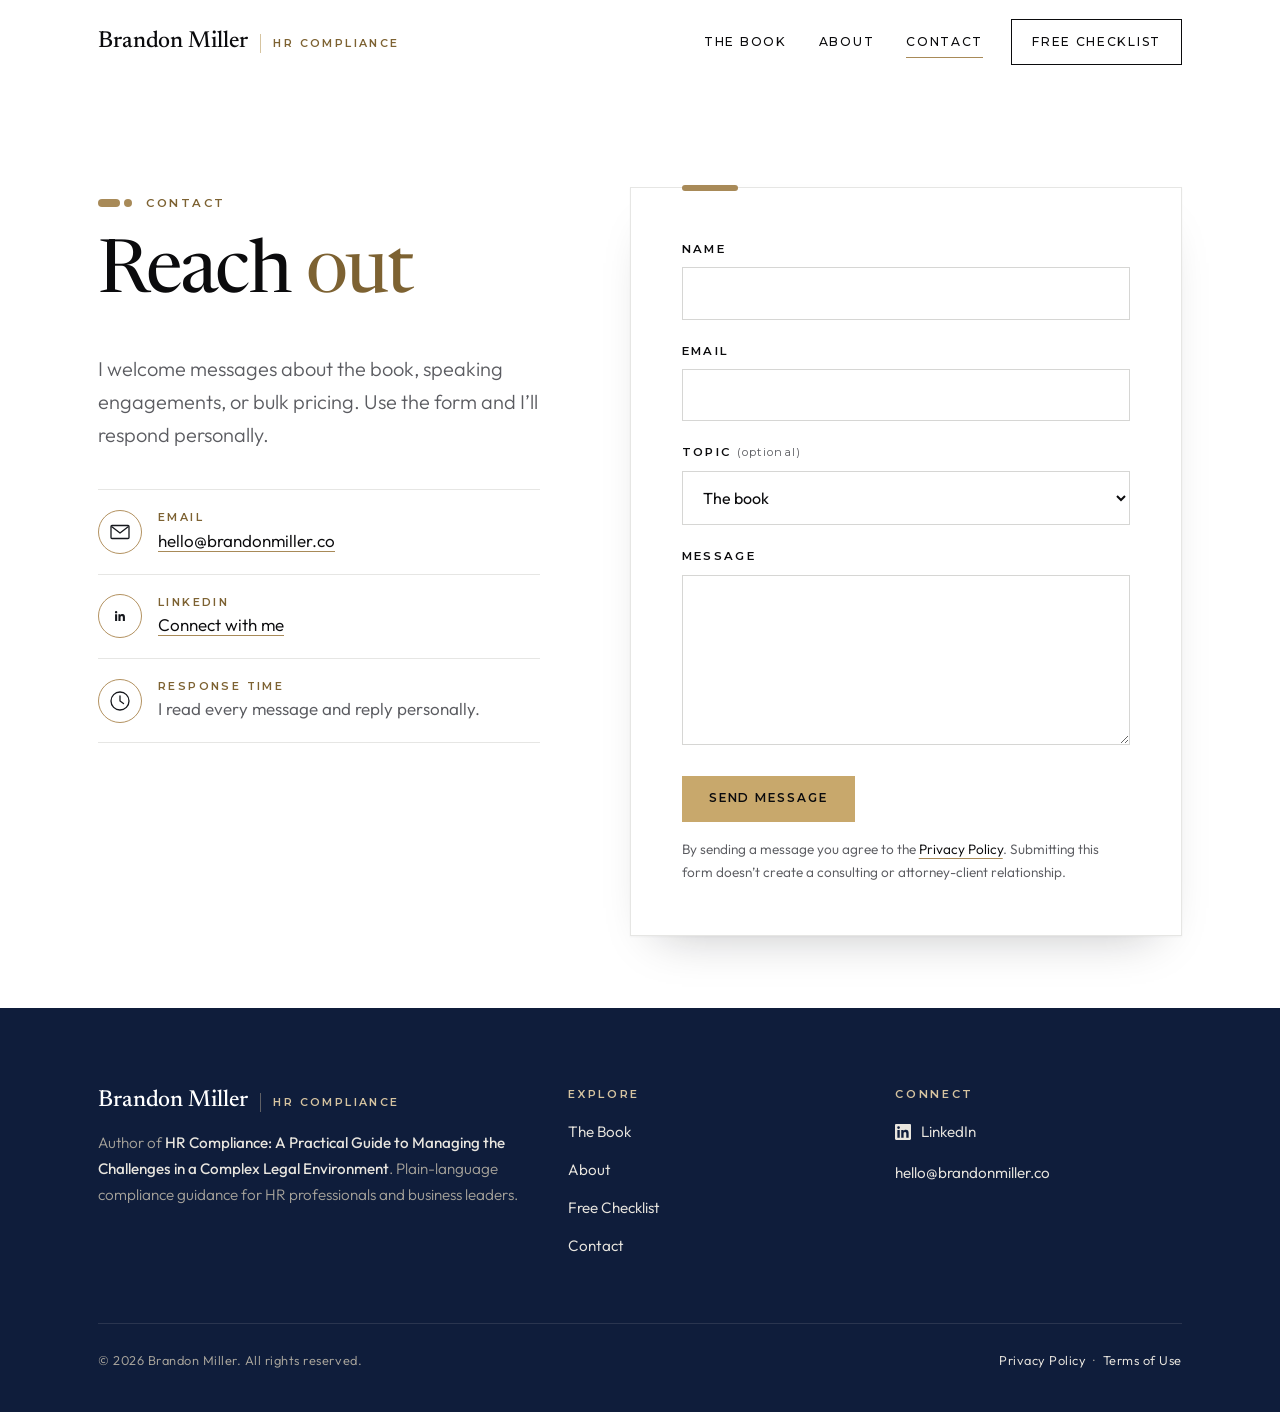
<file: contact.html>
<!doctype html>
<html lang="en">
<head>
  <meta charset="utf-8">
  <meta name="viewport" content="width=device-width, initial-scale=1">
  <title>Contact | Brandon Miller</title>
  <meta name="description" content="Get in touch with Brandon Miller about the HR Compliance book, speaking engagements, bulk pricing, or consulting.">
  <link rel="canonical" href="https://www.brandonmiller.co/contact">
  <meta name="theme-color" content="#ffffff">
  <meta property="og:type" content="website">
  <meta property="og:site_name" content="Brandon Miller">
  <meta property="og:title" content="Contact | Brandon Miller">
  <meta property="og:description" content="Get in touch with Brandon Miller about the HR Compliance book, speaking engagements, bulk pricing, or consulting.">
  <meta property="og:url" content="https://www.brandonmiller.co/contact">
  <meta property="og:image" content="https://www.brandonmiller.co/assets/img/og-image.png">
  <meta name="twitter:card" content="summary_large_image">
  <link rel="icon" href="/favicon.ico" sizes="any">
  <link rel="icon" href="/assets/img/favicon-32.png" sizes="32x32" type="image/png">
  <link rel="apple-touch-icon" href="/assets/img/apple-touch-icon.png">
  <link rel="preload" href="/assets/fonts/outfit.woff2" as="font" type="font/woff2" crossorigin>
  <link rel="preload" href="/assets/fonts/newsreader.woff2" as="font" type="font/woff2" crossorigin>
  <link rel="preload" href="/assets/fonts/montserrat.woff2" as="font" type="font/woff2" crossorigin>
  <link rel="stylesheet" href="/assets/css/site.css">
  <script src="/assets/js/site.js" defer></script>
</head><body>
  <a class="skip-link" href="#main">Skip to content</a>
  <header class="site-header">
    <div class="wrap header-inner">
      <a class="brand" href="/" aria-label="Brandon Miller, home">
        <span class="brand-name">Brandon Miller</span>
        <span class="brand-tag">HR Compliance</span>
      </a>
      <button class="nav-toggle" type="button" aria-expanded="false" aria-controls="site-nav" aria-label="Menu">
        <svg viewBox="0 0 24 24" aria-hidden="true"><path d="M3 6h18M3 12h18M3 18h18" stroke="currentColor" stroke-width="2" stroke-linecap="round"/></svg>
      </button>
      <nav class="site-nav" id="site-nav" aria-label="Main">
        <ul>
          <li><a href="/book">The Book</a></li>
          <li><a href="/about">About</a></li>
          <li><a href="/contact" aria-current="page">Contact</a></li>
          <li class="nav-cta"><a href="/#checklist">Free Checklist</a></li>
        </ul>
      </nav>
    </div>
  </header>

  <main id="main">
    <section class="page-head">
      <div class="wrap contact-grid">
        <div>
          <span class="eyebrow">Contact</span>
          <h1>Reach <em>out</em></h1>
          <p class="lede">I welcome messages about the book, speaking engagements, or bulk pricing. Use the form and I&rsquo;ll respond personally.</p>
          <ul class="contact-list">
            <li><svg class="icon" viewBox="0 0 44 44" aria-hidden="true" focusable="false"><circle cx="22" cy="22" r="21.5" fill="none" stroke="#b39261"/><rect x="13" y="15.5" width="18" height="13" rx="1" fill="none" stroke="#15171c" stroke-width="1.3"/><path d="m13.5 16.5 8.5 6.5 8.5-6.5" fill="none" stroke="#15171c" stroke-width="1.3" stroke-linejoin="round"/></svg><div><b>Email</b><a href="mailto:hello@brandonmiller.co">hello@brandonmiller.co</a></div></li>
            <li><svg class="icon" viewBox="0 0 44 44" aria-hidden="true" focusable="false"><circle cx="22" cy="22" r="21.5" fill="none" stroke="#b39261"/><g transform="translate(15 15) scale(.583)" fill="#15171c"><path d="M20.45 20.45h-3.55v-5.57c0-1.33-.03-3.04-1.85-3.04-1.86 0-2.14 1.45-2.14 2.95v5.66H9.36V9h3.41v1.56h.05c.48-.9 1.64-1.85 3.37-1.85 3.6 0 4.27 2.37 4.27 5.46v6.28zM5.34 7.43a2.06 2.06 0 1 1 0-4.12 2.06 2.06 0 0 1 0 4.12zM7.12 20.45H3.56V9h3.56v11.45z"/></g></svg><div><b>LinkedIn</b><a href="https://www.linkedin.com/in/millerbrandonc/" rel="noopener" target="_blank">Connect with me</a></div></li>
            <li><svg class="icon" viewBox="0 0 44 44" aria-hidden="true" focusable="false"><circle cx="22" cy="22" r="21.5" fill="none" stroke="#b39261"/><circle cx="22" cy="22" r="9" fill="none" stroke="#15171c" stroke-width="1.3"/><path d="M22 17v5l3.5 2.5" fill="none" stroke="#15171c" stroke-width="1.3" stroke-linecap="round"/></svg><div><b>Response time</b><span>I read every message and reply personally.</span></div></li>
          </ul>
        </div>
        <div class="form-card">
          <form action="https://formspree.io/f/moedvnze" method="post" data-contact>
            <div class="field">
              <label for="c-name">Name</label>
              <input id="c-name" name="name" type="text" autocomplete="name" required>
            </div>
            <div class="field">
              <label for="c-email">Email</label>
              <input id="c-email" name="email" type="email" autocomplete="email" required>
            </div>
            <div class="field">
              <label for="c-topic">Topic <span class="opt">(optional)</span></label>
              <select id="c-topic" name="topic">
                <option value="book">The book</option>
                <option value="speaking">Speaking engagement</option>
                <option value="bulk">Bulk or institutional order</option>
                <option value="consulting">Consulting</option>
                <option value="other">Something else</option>
              </select>
            </div>
            <div class="field">
              <label for="c-message">Message</label>
              <textarea id="c-message" name="message" required></textarea>
            </div>
            <input class="hp" type="text" name="_gotcha" tabindex="-1" autocomplete="off" aria-hidden="true">
            <input type="hidden" name="_subject" value="New message from brandonmiller.co">
            <button class="btn btn-primary" type="submit">Send message</button>
            <p class="form-note">By sending a message you agree to the <a href="/privacy-policy">Privacy Policy</a>. Submitting this form doesn&rsquo;t create a consulting or attorney-client relationship.</p>
            <p class="form-status" role="status" hidden></p>
          </form>
        </div>
      </div>
    </section>
  </main>
  <script>
    (function () {
      var t = new URLSearchParams(location.search).get("topic");
      var s = document.getElementById("c-topic");
      if (t && s && s.querySelector('option[value="' + t + '"]')) s.value = t;
    })();
  </script>

  <footer class="site-footer">
    <div class="wrap">
      <div class="footer-grid">
        <div>
          <a class="brand" href="/"><span class="brand-name">Brandon Miller</span><span class="brand-tag">HR Compliance</span></a>
          <p class="footer-blurb">Author of <em>HR Compliance: A Practical Guide to Managing the Challenges in a Complex Legal Environment</em>. Plain-language compliance guidance for HR professionals and business leaders.</p>
        </div>
        <div>
          <h3>Explore</h3>
          <ul>
            <li><a href="/book">The Book</a></li>
            <li><a href="/about">About</a></li>
            <li><a href="/#checklist">Free Checklist</a></li>
            <li><a href="/contact">Contact</a></li>
          </ul>
        </div>
        <div>
          <h3>Connect</h3>
          <ul>
            <li><a class="social" href="https://www.linkedin.com/in/millerbrandonc/" rel="noopener" target="_blank"><svg viewBox="0 0 24 24" aria-hidden="true" focusable="false"><path fill="currentColor" d="M20.45 20.45h-3.55v-5.57c0-1.33-.03-3.04-1.85-3.04-1.86 0-2.14 1.45-2.14 2.95v5.66H9.36V9h3.41v1.56h.05c.48-.9 1.64-1.85 3.37-1.85 3.6 0 4.27 2.37 4.27 5.46v6.28zM5.34 7.43a2.06 2.06 0 1 1 0-4.12 2.06 2.06 0 0 1 0 4.12zM7.12 20.45H3.56V9h3.56v11.45zM22.22 0H1.77C.79 0 0 .77 0 1.73v20.54C0 23.23.79 24 1.77 24h20.45c.98 0 1.78-.77 1.78-1.73V1.73C24 .77 23.2 0 22.22 0z"/></svg>LinkedIn</a></li>
            <li><a href="mailto:hello@brandonmiller.co">hello@brandonmiller.co</a></li>
          </ul>
        </div>
      </div>
      <div class="footer-bottom">
        <span>&copy; <span data-year>2026</span> Brandon Miller. All rights reserved.</span>
        <span><a href="/privacy-policy">Privacy Policy</a> &nbsp;·&nbsp; <a href="/terms">Terms of Use</a></span>
      </div>
    </div>
  </footer>
</body>
</html>
</file>
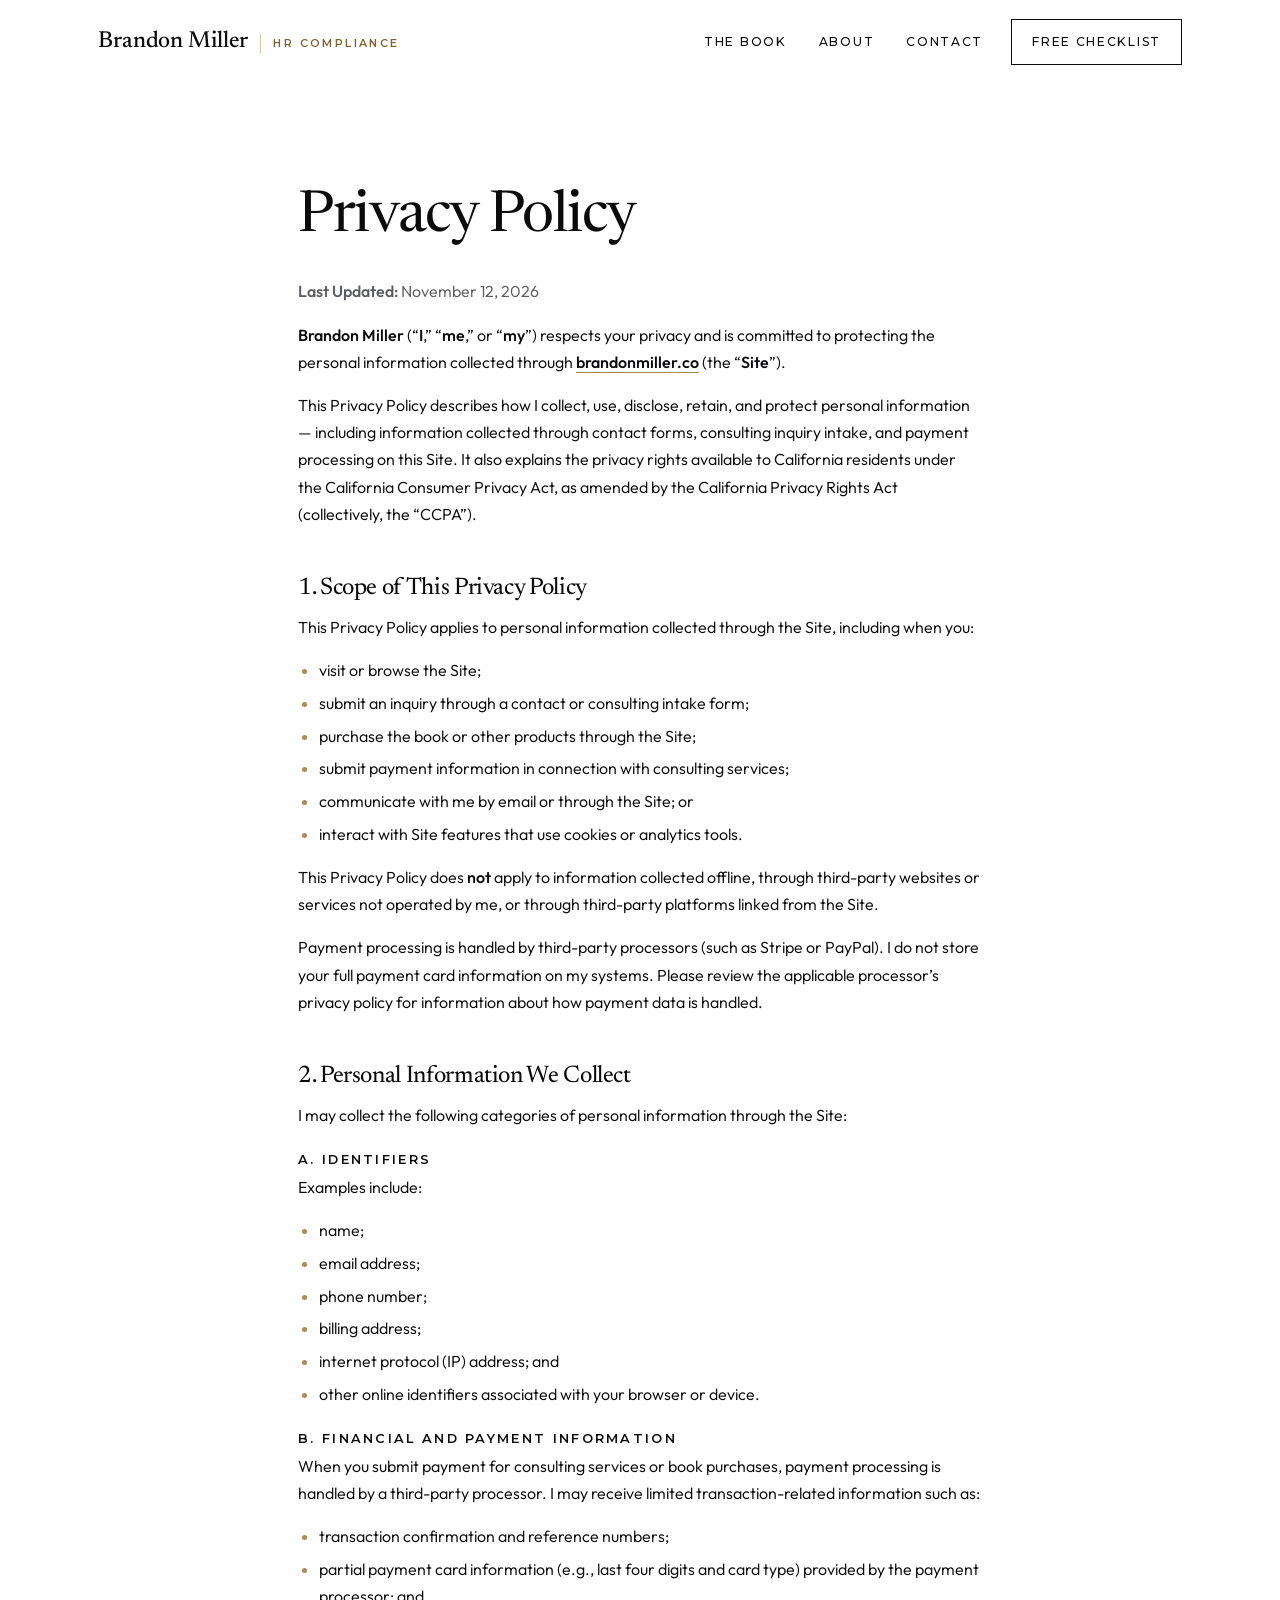
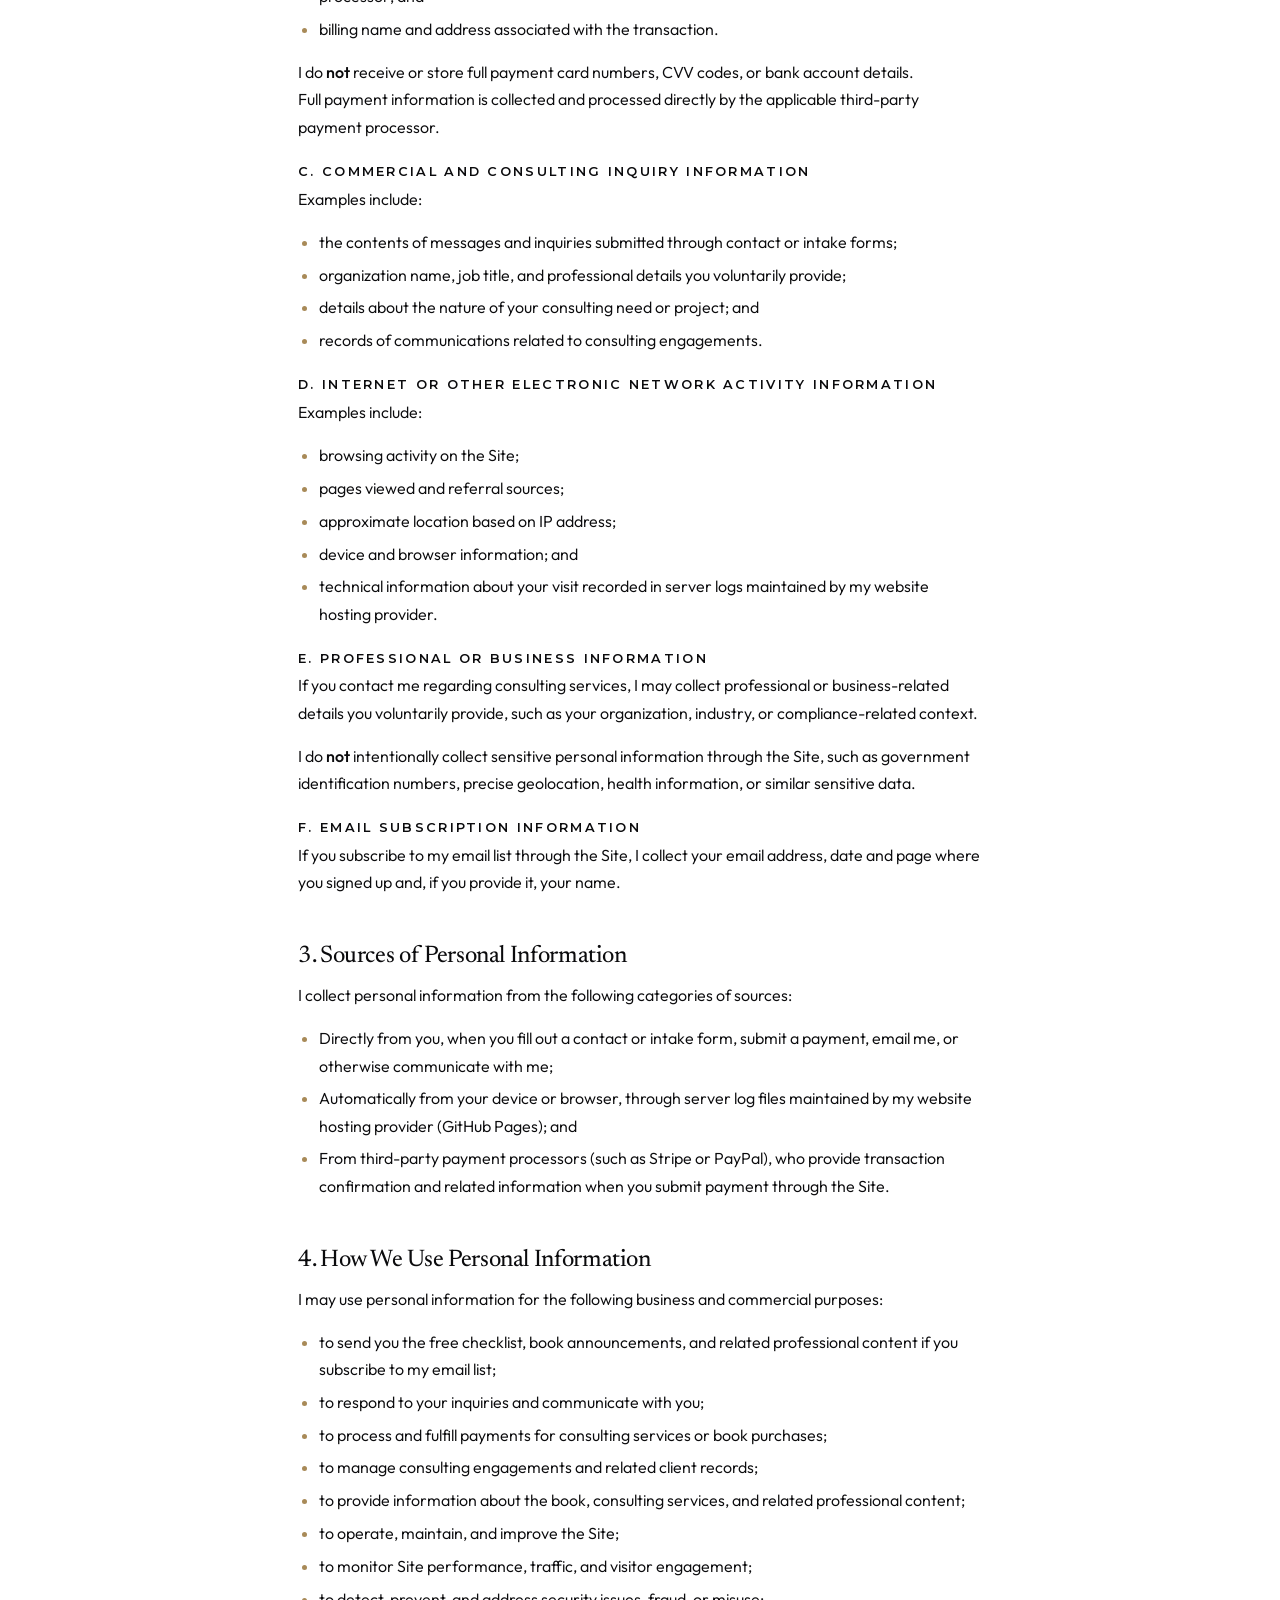
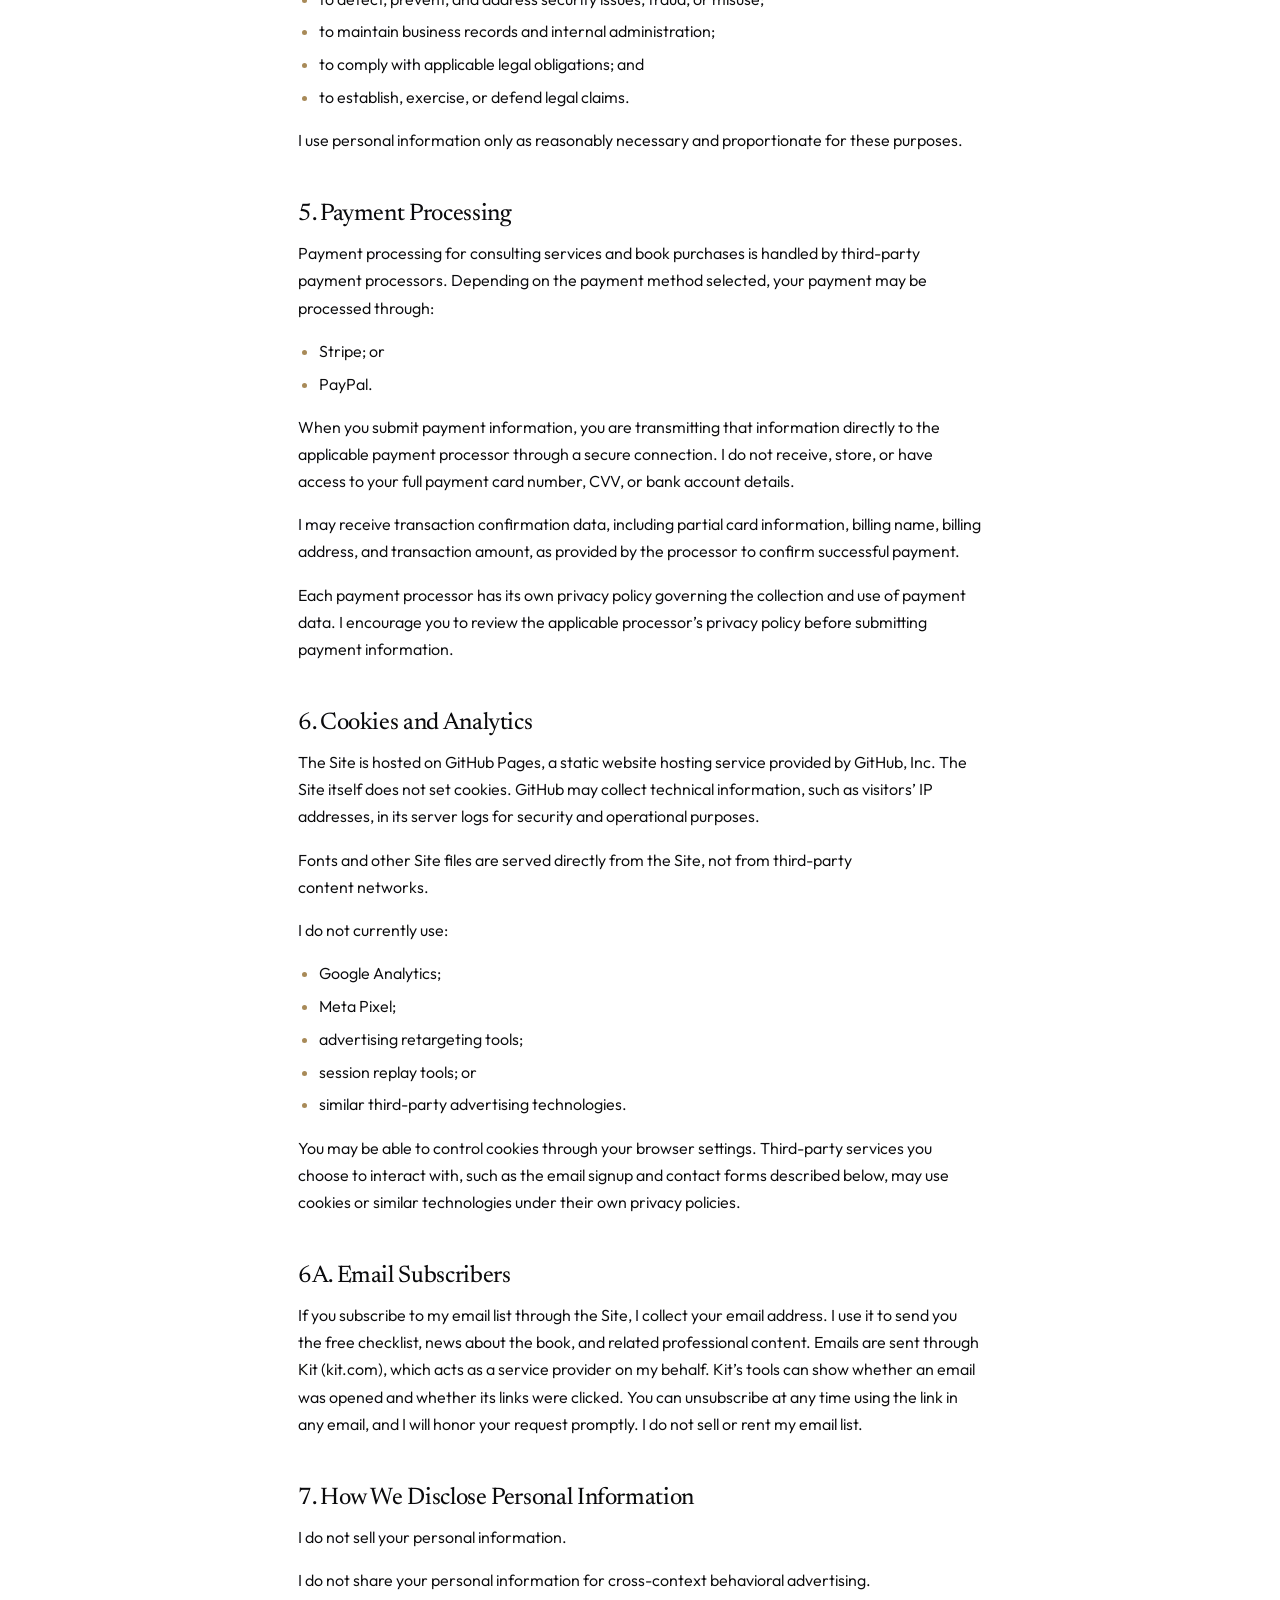
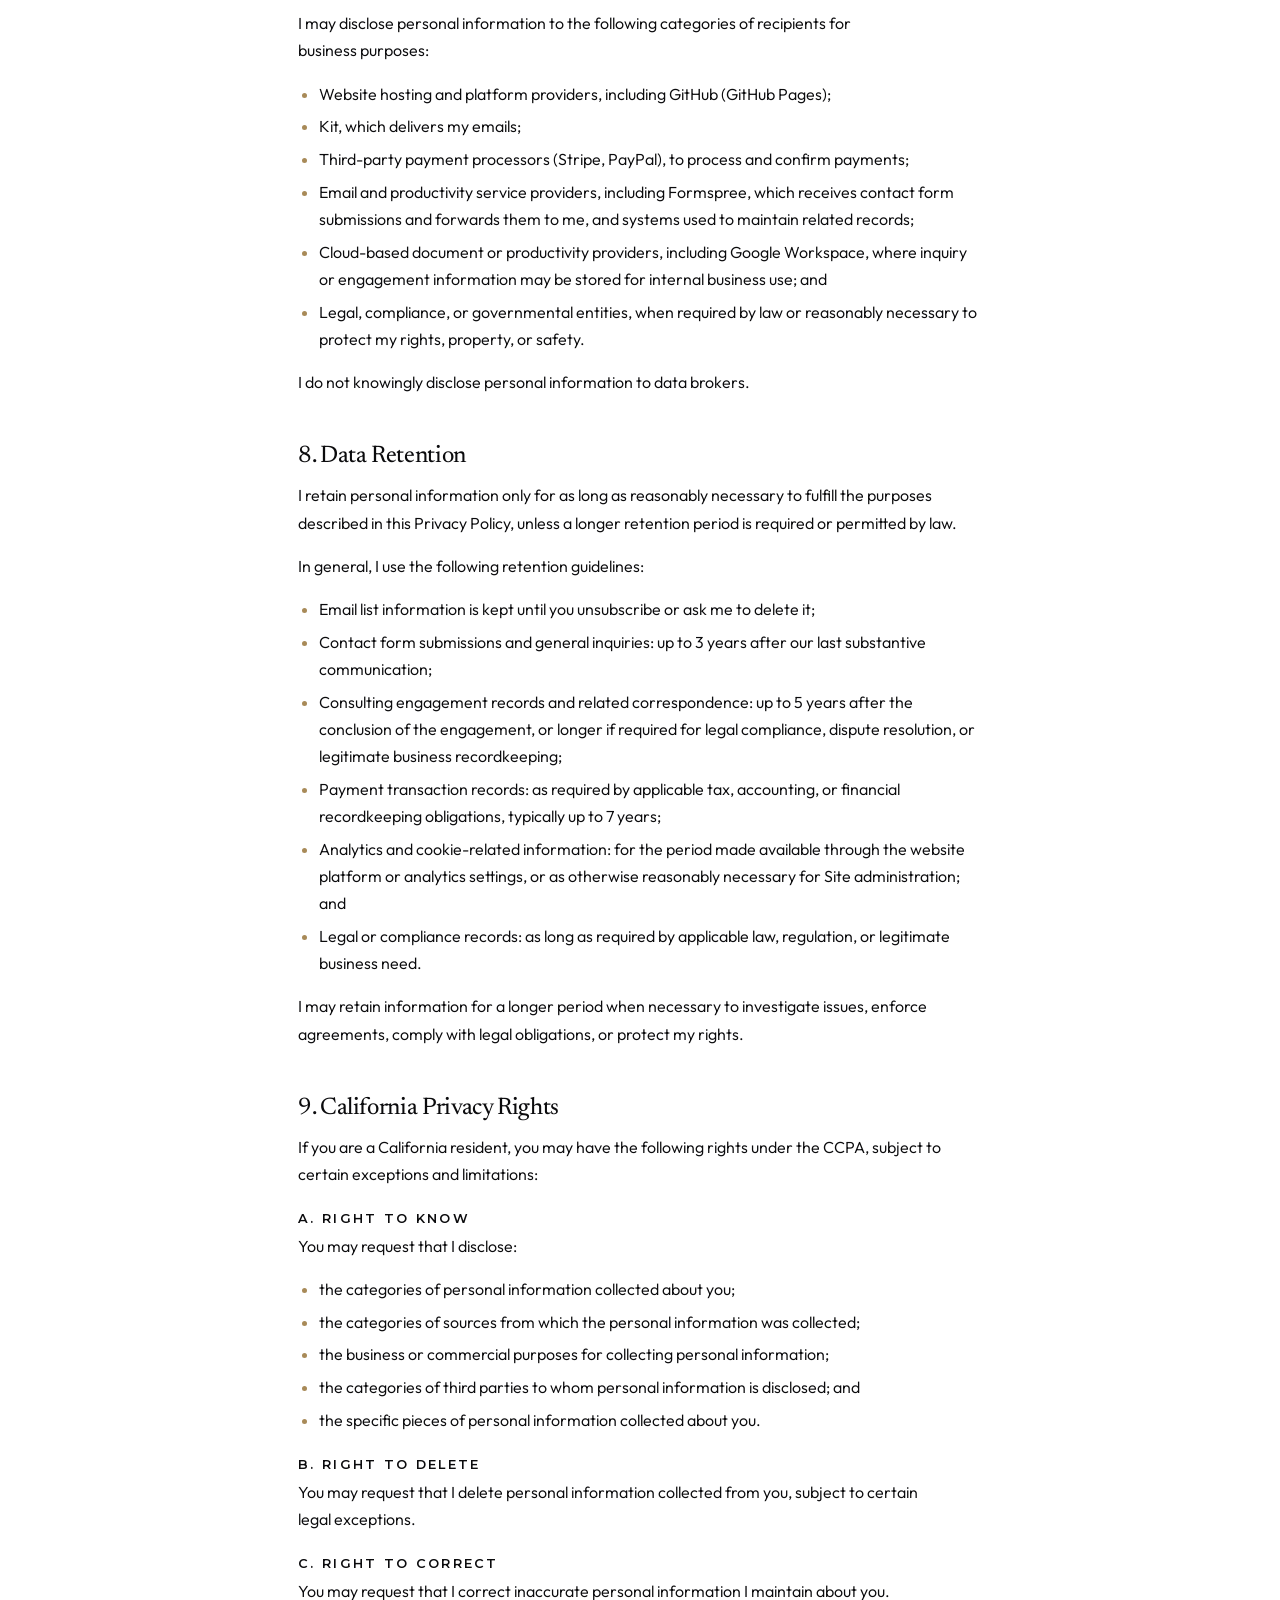
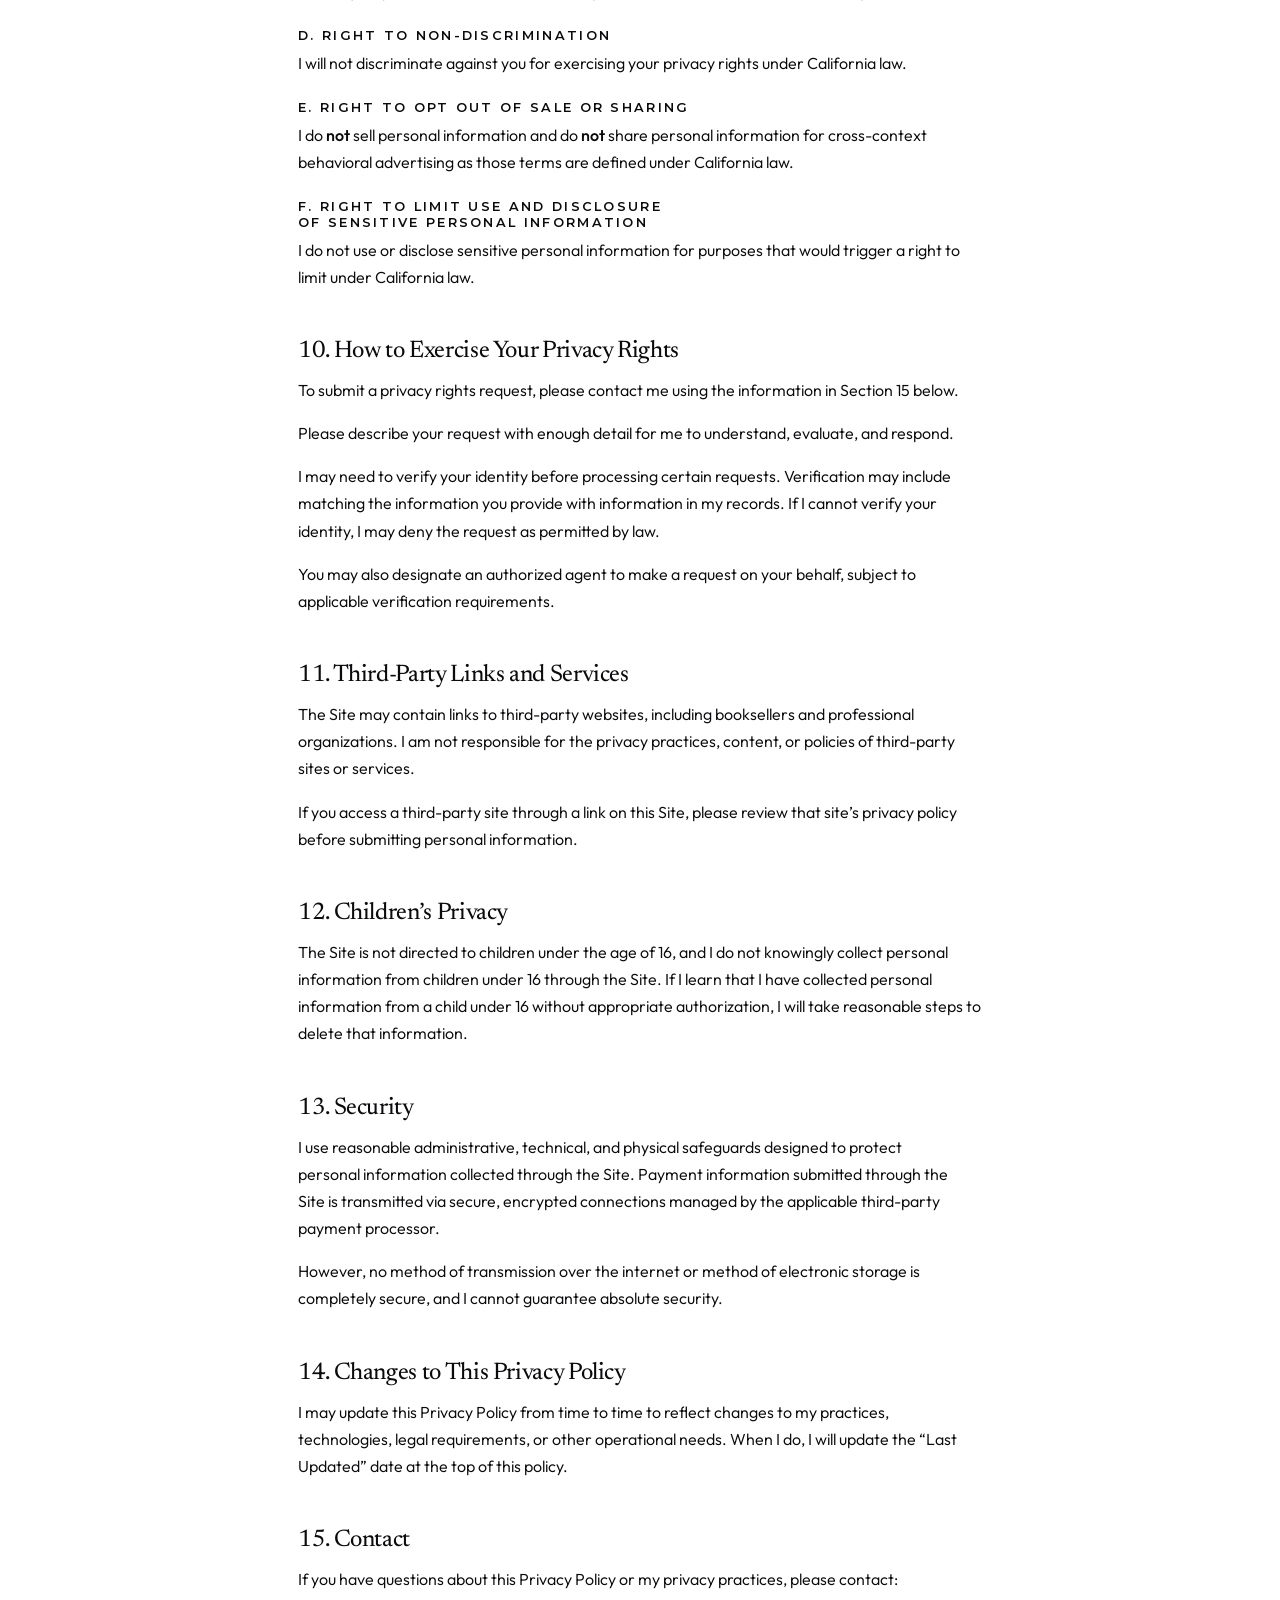
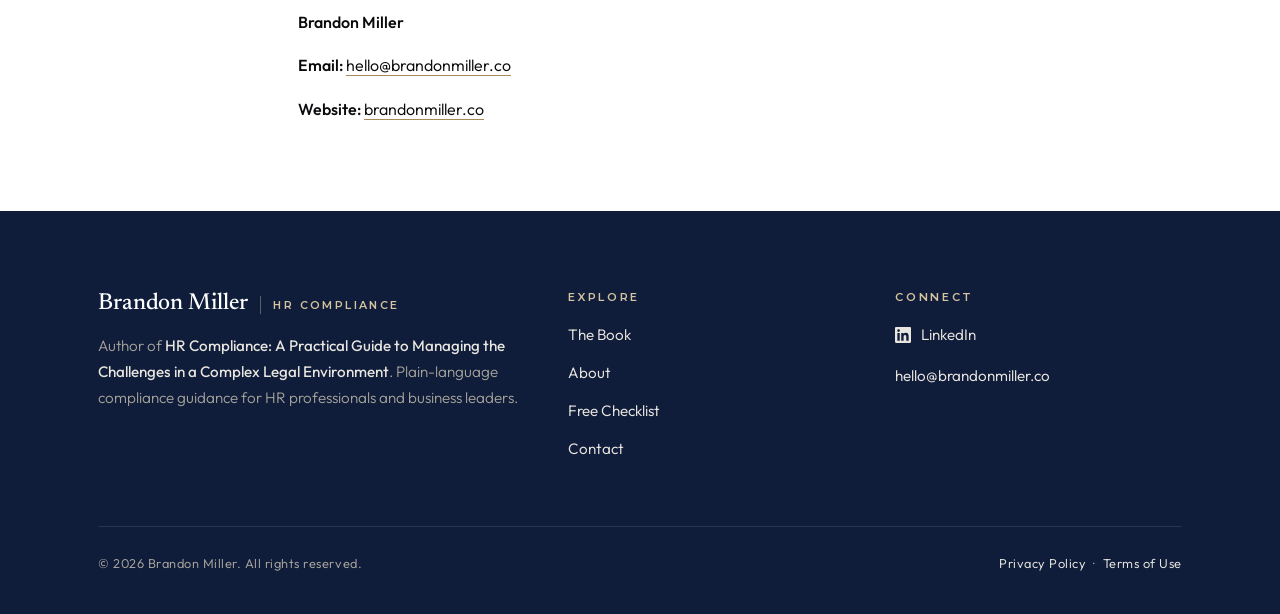
<file: privacy-policy.html>
<!doctype html>
<html lang="en">
<head>
  <meta charset="utf-8">
  <meta name="viewport" content="width=device-width, initial-scale=1">
  <title>Privacy Policy | Brandon Miller</title>
  <meta name="description" content="How Brandon Miller collects, uses, and protects personal information collected through brandonmiller.co, including California privacy rights.">
  <link rel="canonical" href="https://www.brandonmiller.co/privacy-policy">
  <meta name="theme-color" content="#ffffff">
  <meta property="og:type" content="website">
  <meta property="og:site_name" content="Brandon Miller">
  <meta property="og:title" content="Privacy Policy | Brandon Miller">
  <meta property="og:description" content="How Brandon Miller collects, uses, and protects personal information collected through brandonmiller.co, including California privacy rights.">
  <meta property="og:url" content="https://www.brandonmiller.co/privacy-policy">
  <meta property="og:image" content="https://www.brandonmiller.co/assets/img/og-image.png">
  <meta name="twitter:card" content="summary_large_image">
  <link rel="icon" href="/favicon.ico" sizes="any">
  <link rel="icon" href="/assets/img/favicon-32.png" sizes="32x32" type="image/png">
  <link rel="apple-touch-icon" href="/assets/img/apple-touch-icon.png">
  <link rel="preload" href="/assets/fonts/outfit.woff2" as="font" type="font/woff2" crossorigin>
  <link rel="preload" href="/assets/fonts/newsreader.woff2" as="font" type="font/woff2" crossorigin>
  <link rel="preload" href="/assets/fonts/montserrat.woff2" as="font" type="font/woff2" crossorigin>
  <link rel="stylesheet" href="/assets/css/site.css">
  <script src="/assets/js/site.js" defer></script>
</head><body>
  <a class="skip-link" href="#main">Skip to content</a>
  <header class="site-header">
    <div class="wrap header-inner">
      <a class="brand" href="/" aria-label="Brandon Miller, home">
        <span class="brand-name">Brandon Miller</span>
        <span class="brand-tag">HR Compliance</span>
      </a>
      <button class="nav-toggle" type="button" aria-expanded="false" aria-controls="site-nav" aria-label="Menu">
        <svg viewBox="0 0 24 24" aria-hidden="true"><path d="M3 6h18M3 12h18M3 18h18" stroke="currentColor" stroke-width="2" stroke-linecap="round"/></svg>
      </button>
      <nav class="site-nav" id="site-nav" aria-label="Main">
        <ul>
          <li><a href="/book">The Book</a></li>
          <li><a href="/about">About</a></li>
          <li><a href="/contact">Contact</a></li>
          <li class="nav-cta"><a href="/#checklist">Free Checklist</a></li>
        </ul>
      </nav>
    </div>
  </header>

  <main id="main">
    <section class="page-head">
      <div class="wrap narrow legal">
        <h1>Privacy Policy</h1>
        <p class="updated"><strong>Last Updated:</strong> November 12, 2026</p>
        <p><strong>Brandon Miller</strong> (“<strong>I</strong>,” “<strong>me</strong>,” or “<strong>my</strong>”) respects your privacy and is committed to protecting the personal information collected through <a href="https://www.brandonmiller.co"><strong>brandonmiller.co</strong></a> (the “<strong>Site</strong>”).</p>
        <p>This Privacy Policy describes how I collect, use, disclose, retain, and protect personal information — including information collected through contact forms, consulting inquiry intake, and payment processing on this Site. It also explains the privacy rights available to California residents under the California Consumer Privacy Act, as amended by the California Privacy Rights Act (collectively, the “CCPA”).</p>
        <h2>1. Scope of This Privacy Policy</h2>
        <p>This Privacy Policy applies to personal information collected through the Site, including when you:</p>
        <ul>
        <li>visit or browse the Site;</li>
        <li>submit an inquiry through a contact or consulting intake form;</li>
        <li>purchase the book or other products through the Site;</li>
        <li>submit payment information in connection with consulting services;</li>
        <li>communicate with me by email or through the Site; or</li>
        <li>interact with Site features that use cookies or analytics tools.</li>
        </ul>
        <p>This Privacy Policy does <strong>not</strong> apply to information collected offline, through third-party websites or services not operated by me, or through third-party platforms linked from the Site.</p>
        <p>Payment processing is handled by third-party processors (such as Stripe or PayPal). I do not store your full payment card information on my systems. Please review the applicable processor’s privacy policy for information about how payment data is handled.</p>
        <h2>2. Personal Information We Collect</h2>
        <p>I may collect the following categories of personal information through the Site:</p>
        <h3>A. Identifiers</h3>
        <p>Examples include:</p>
        <ul>
        <li>name;</li>
        <li>email address;</li>
        <li>phone number;</li>
        <li>billing address;</li>
        <li>internet protocol (IP) address; and</li>
        <li>other online identifiers associated with your browser or device.</li>
        </ul>
        <h3>B. Financial and Payment Information</h3>
        <p>When you submit payment for consulting services or book purchases, payment processing is handled by a third-party processor. I may receive limited transaction-related information such as:</p>
        <ul>
        <li>transaction confirmation and reference numbers;</li>
        <li>partial payment card information (e.g., last four digits and card type) provided by the payment processor; and</li>
        <li>billing name and address associated with the transaction.</li>
        </ul>
        <p>I do <strong>not</strong> receive or store full payment card numbers, CVV codes, or bank account details. Full payment information is collected and processed directly by the applicable third-party payment processor.</p>
        <h3>C. Commercial and Consulting Inquiry Information</h3>
        <p>Examples include:</p>
        <ul>
        <li>the contents of messages and inquiries submitted through contact or intake forms;</li>
        <li>organization name, job title, and professional details you voluntarily provide;</li>
        <li>details about the nature of your consulting need or project; and</li>
        <li>records of communications related to consulting engagements.</li>
        </ul>
        <h3>D. Internet or Other Electronic Network Activity Information</h3>
        <p>Examples include:</p>
        <ul>
        <li>browsing activity on the Site;</li>
        <li>pages viewed and referral sources;</li>
        <li>approximate location based on IP address;</li>
        <li>device and browser information; and</li>
        <li>technical information about your visit recorded in server logs maintained by my website hosting provider.</li>
        </ul>
        <h3>E. Professional or Business Information</h3>
        <p>If you contact me regarding consulting services, I may collect professional or business-related details you voluntarily provide, such as your organization, industry, or compliance-related context.</p>
        <p>I do <strong>not</strong> intentionally collect sensitive personal information through the Site, such as government identification numbers, precise geolocation, health information, or similar sensitive data.</p>
        <h3>F. Email Subscription Information</h3>
        <p>If you subscribe to my email list through the Site, I collect your email address, date and page where you signed up and, if you provide it, your name.</p>
        <h2>3. Sources of Personal Information</h2>
        <p>I collect personal information from the following categories of sources:</p>
        <ul>
        <li>Directly from you, when you fill out a contact or intake form, submit a payment, email me, or otherwise communicate with me;</li>
        <li>Automatically from your device or browser, through server log files maintained by my website hosting provider (GitHub Pages); and</li>
        <li>From third-party payment processors (such as Stripe or PayPal), who provide transaction confirmation and related information when you submit payment through the Site.</li>
        </ul>
        <h2>4. How We Use Personal Information</h2>
        <p>I may use personal information for the following business and commercial purposes:</p>
        <ul>
        <li>to send you the free checklist, book announcements, and related professional content if you subscribe to my email list;</li>
        <li>to respond to your inquiries and communicate with you;</li>
        <li>to process and fulfill payments for consulting services or book purchases;</li>
        <li>to manage consulting engagements and related client records;</li>
        <li>to provide information about the book, consulting services, and related professional content;</li>
        <li>to operate, maintain, and improve the Site;</li>
        <li>to monitor Site performance, traffic, and visitor engagement;</li>
        <li>to detect, prevent, and address security issues, fraud, or misuse;</li>
        <li>to maintain business records and internal administration;</li>
        <li>to comply with applicable legal obligations; and</li>
        <li>to establish, exercise, or defend legal claims.</li>
        </ul>
        <p>I use personal information only as reasonably necessary and proportionate for these purposes.</p>
        <h2>5. Payment Processing</h2>
        <p>Payment processing for consulting services and book purchases is handled by third-party payment processors. Depending on the payment method selected, your payment may be processed through:</p>
        <ul>
        <li>Stripe; or</li>
        <li>PayPal.</li>
        </ul>
        <p>When you submit payment information, you are transmitting that information directly to the applicable payment processor through a secure connection. I do not receive, store, or have access to your full payment card number, CVV, or bank account details.</p>
        <p>I may receive transaction confirmation data, including partial card information, billing name, billing address, and transaction amount, as provided by the processor to confirm successful payment.</p>
        <p>Each payment processor has its own privacy policy governing the collection and use of payment data. I encourage you to review the applicable processor’s privacy policy before submitting payment information.</p>
        <h2>6. Cookies and Analytics</h2>
        <p>The Site is hosted on GitHub Pages, a static website hosting service provided by GitHub, Inc. The Site itself does not set cookies. GitHub may collect technical information, such as visitors&rsquo; IP addresses, in its server logs for security and operational purposes.</p>
        <p>Fonts and other Site files are served directly from the Site, not from third-party content networks.</p>
        <p>I do not currently use:</p>
        <ul>
        <li>Google Analytics;</li>
        <li>Meta Pixel;</li>
        <li>advertising retargeting tools;</li>
        <li>session replay tools; or</li>
        <li>similar third-party advertising technologies.</li>
        </ul>
        <p>You may be able to control cookies through your browser settings. Third-party services you choose to interact with, such as the email signup and contact forms described below, may use cookies or similar technologies under their own privacy policies.</p>
        <h2>6A. Email Subscribers</h2>
        <p>If you subscribe to my email list through the Site, I collect your email address. I use it to send you the free checklist, news about the book, and related professional content. Emails are sent through Kit (kit.com), which acts as a service provider on my behalf. Kit&rsquo;s tools can show whether an email was opened and whether its links were clicked. You can unsubscribe at any time using the link in any email, and I will honor your request promptly. I do not sell or rent my email list.</p>
        <h2>7. How We Disclose Personal Information</h2>
        <p>I do not sell your personal information.</p>
        <p>I do not share your personal information for cross-context behavioral advertising.</p>
        <p>I may disclose personal information to the following categories of recipients for business purposes:</p>
        <ul>
        <li>Website hosting and platform providers, including GitHub (GitHub Pages);</li>
        <li>Kit, which delivers my emails;</li>
        <li>Third-party payment processors (Stripe, PayPal), to process and confirm payments;</li>
        <li>Email and productivity service providers, including Formspree, which receives contact form submissions and forwards them to me, and systems used to maintain related records;</li>
        <li>Cloud-based document or productivity providers, including Google Workspace, where inquiry or engagement information may be stored for internal business use; and</li>
        <li>Legal, compliance, or governmental entities, when required by law or reasonably necessary to protect my rights, property, or safety.</li>
        </ul>
        <p>I do not knowingly disclose personal information to data brokers.</p>
        <h2>8. Data Retention</h2>
        <p>I retain personal information only for as long as reasonably necessary to fulfill the purposes described in this Privacy Policy, unless a longer retention period is required or permitted by law.</p>
        <p>In general, I use the following retention guidelines:</p>
        <ul>
        <li>Email list information is kept until you unsubscribe or ask me to delete it;</li>
        <li>Contact form submissions and general inquiries: up to 3 years after our last substantive communication;</li>
        <li>Consulting engagement records and related correspondence: up to 5 years after the conclusion of the engagement, or longer if required for legal compliance, dispute resolution, or legitimate business recordkeeping;</li>
        <li>Payment transaction records: as required by applicable tax, accounting, or financial recordkeeping obligations, typically up to 7 years;</li>
        <li>Analytics and cookie-related information: for the period made available through the website platform or analytics settings, or as otherwise reasonably necessary for Site administration; and</li>
        <li>Legal or compliance records: as long as required by applicable law, regulation, or legitimate business need.</li>
        </ul>
        <p>I may retain information for a longer period when necessary to investigate issues, enforce agreements, comply with legal obligations, or protect my rights.</p>
        <h2>9. California Privacy Rights</h2>
        <p>If you are a California resident, you may have the following rights under the CCPA, subject to certain exceptions and limitations:</p>
        <h3>A. Right to Know</h3>
        <p>You may request that I disclose:</p>
        <ul>
        <li>the categories of personal information collected about you;</li>
        <li>the categories of sources from which the personal information was collected;</li>
        <li>the business or commercial purposes for collecting personal information;</li>
        <li>the categories of third parties to whom personal information is disclosed; and</li>
        <li>the specific pieces of personal information collected about you.</li>
        </ul>
        <h3>B. Right to Delete</h3>
        <p>You may request that I delete personal information collected from you, subject to certain legal exceptions.</p>
        <h3>C. Right to Correct</h3>
        <p>You may request that I correct inaccurate personal information I maintain about you.</p>
        <h3>D. Right to Non-Discrimination</h3>
        <p>I will not discriminate against you for exercising your privacy rights under California law.</p>
        <h3>E. Right to Opt Out of Sale or Sharing</h3>
        <p>I do <strong>not</strong> sell personal information and do <strong>not</strong> share personal information for cross-context behavioral advertising as those terms are defined under California law.</p>
        <h3>F. Right to Limit Use and Disclosure of Sensitive Personal Information</h3>
        <p>I do not use or disclose sensitive personal information for purposes that would trigger a right to limit under California law.</p>
        <h2>10. How to Exercise Your Privacy Rights</h2>
        <p>To submit a privacy rights request, please contact me using the information in Section 15 below.</p>
        <p>Please describe your request with enough detail for me to understand, evaluate, and respond.</p>
        <p>I may need to verify your identity before processing certain requests. Verification may include matching the information you provide with information in my records. If I cannot verify your identity, I may deny the request as permitted by law.</p>
        <p>You may also designate an authorized agent to make a request on your behalf, subject to applicable verification requirements.</p>
        <h2>11. Third-Party Links and Services</h2>
        <p>The Site may contain links to third-party websites, including booksellers and professional organizations. I am not responsible for the privacy practices, content, or policies of third-party sites or services.</p>
        <p>If you access a third-party site through a link on this Site, please review that site’s privacy policy before submitting personal information.</p>
        <h2>12. Children’s Privacy</h2>
        <p>The Site is not directed to children under the age of 16, and I do not knowingly collect personal information from children under 16 through the Site. If I learn that I have collected personal information from a child under 16 without appropriate authorization, I will take reasonable steps to delete that information.</p>
        <h2>13. Security</h2>
        <p>I use reasonable administrative, technical, and physical safeguards designed to protect personal information collected through the Site. Payment information submitted through the Site is transmitted via secure, encrypted connections managed by the applicable third-party payment processor.</p>
        <p>However, no method of transmission over the internet or method of electronic storage is completely secure, and I cannot guarantee absolute security.</p>
        <h2>14. Changes to This Privacy Policy</h2>
        <p>I may update this Privacy Policy from time to time to reflect changes to my practices, technologies, legal requirements, or other operational needs. When I do, I will update the “Last Updated” date at the top of this policy.</p>
        <h2>15. Contact</h2>
        <p>If you have questions about this Privacy Policy or my privacy practices, please contact:</p>
        <p><strong>Brandon Miller</strong></p>
        <p><strong>Email: </strong><a href="mailto:hello@brandonmiller.co">hello@brandonmiller.co</a></p>
        <p><strong>Website: </strong><a href="https://www.brandonmiller.co">brandonmiller.co</a></p>
      </div>
    </section>
  </main>

  <footer class="site-footer">
    <div class="wrap">
      <div class="footer-grid">
        <div>
          <a class="brand" href="/"><span class="brand-name">Brandon Miller</span><span class="brand-tag">HR Compliance</span></a>
          <p class="footer-blurb">Author of <em>HR Compliance: A Practical Guide to Managing the Challenges in a Complex Legal Environment</em>. Plain-language compliance guidance for HR professionals and business leaders.</p>
        </div>
        <div>
          <h3>Explore</h3>
          <ul>
            <li><a href="/book">The Book</a></li>
            <li><a href="/about">About</a></li>
            <li><a href="/#checklist">Free Checklist</a></li>
            <li><a href="/contact">Contact</a></li>
          </ul>
        </div>
        <div>
          <h3>Connect</h3>
          <ul>
            <li><a class="social" href="https://www.linkedin.com/in/millerbrandonc/" rel="noopener" target="_blank"><svg viewBox="0 0 24 24" aria-hidden="true" focusable="false"><path fill="currentColor" d="M20.45 20.45h-3.55v-5.57c0-1.33-.03-3.04-1.85-3.04-1.86 0-2.14 1.45-2.14 2.95v5.66H9.36V9h3.41v1.56h.05c.48-.9 1.64-1.85 3.37-1.85 3.6 0 4.27 2.37 4.27 5.46v6.28zM5.34 7.43a2.06 2.06 0 1 1 0-4.12 2.06 2.06 0 0 1 0 4.12zM7.12 20.45H3.56V9h3.56v11.45zM22.22 0H1.77C.79 0 0 .77 0 1.73v20.54C0 23.23.79 24 1.77 24h20.45c.98 0 1.78-.77 1.78-1.73V1.73C24 .77 23.2 0 22.22 0z"/></svg>LinkedIn</a></li>
            <li><a href="mailto:hello@brandonmiller.co">hello@brandonmiller.co</a></li>
          </ul>
        </div>
      </div>
      <div class="footer-bottom">
        <span>&copy; <span data-year>2026</span> Brandon Miller. All rights reserved.</span>
        <span><a href="/privacy-policy">Privacy Policy</a> &nbsp;·&nbsp; <a href="/terms">Terms of Use</a></span>
      </div>
    </div>
  </footer>
</body>
</html>
</file>
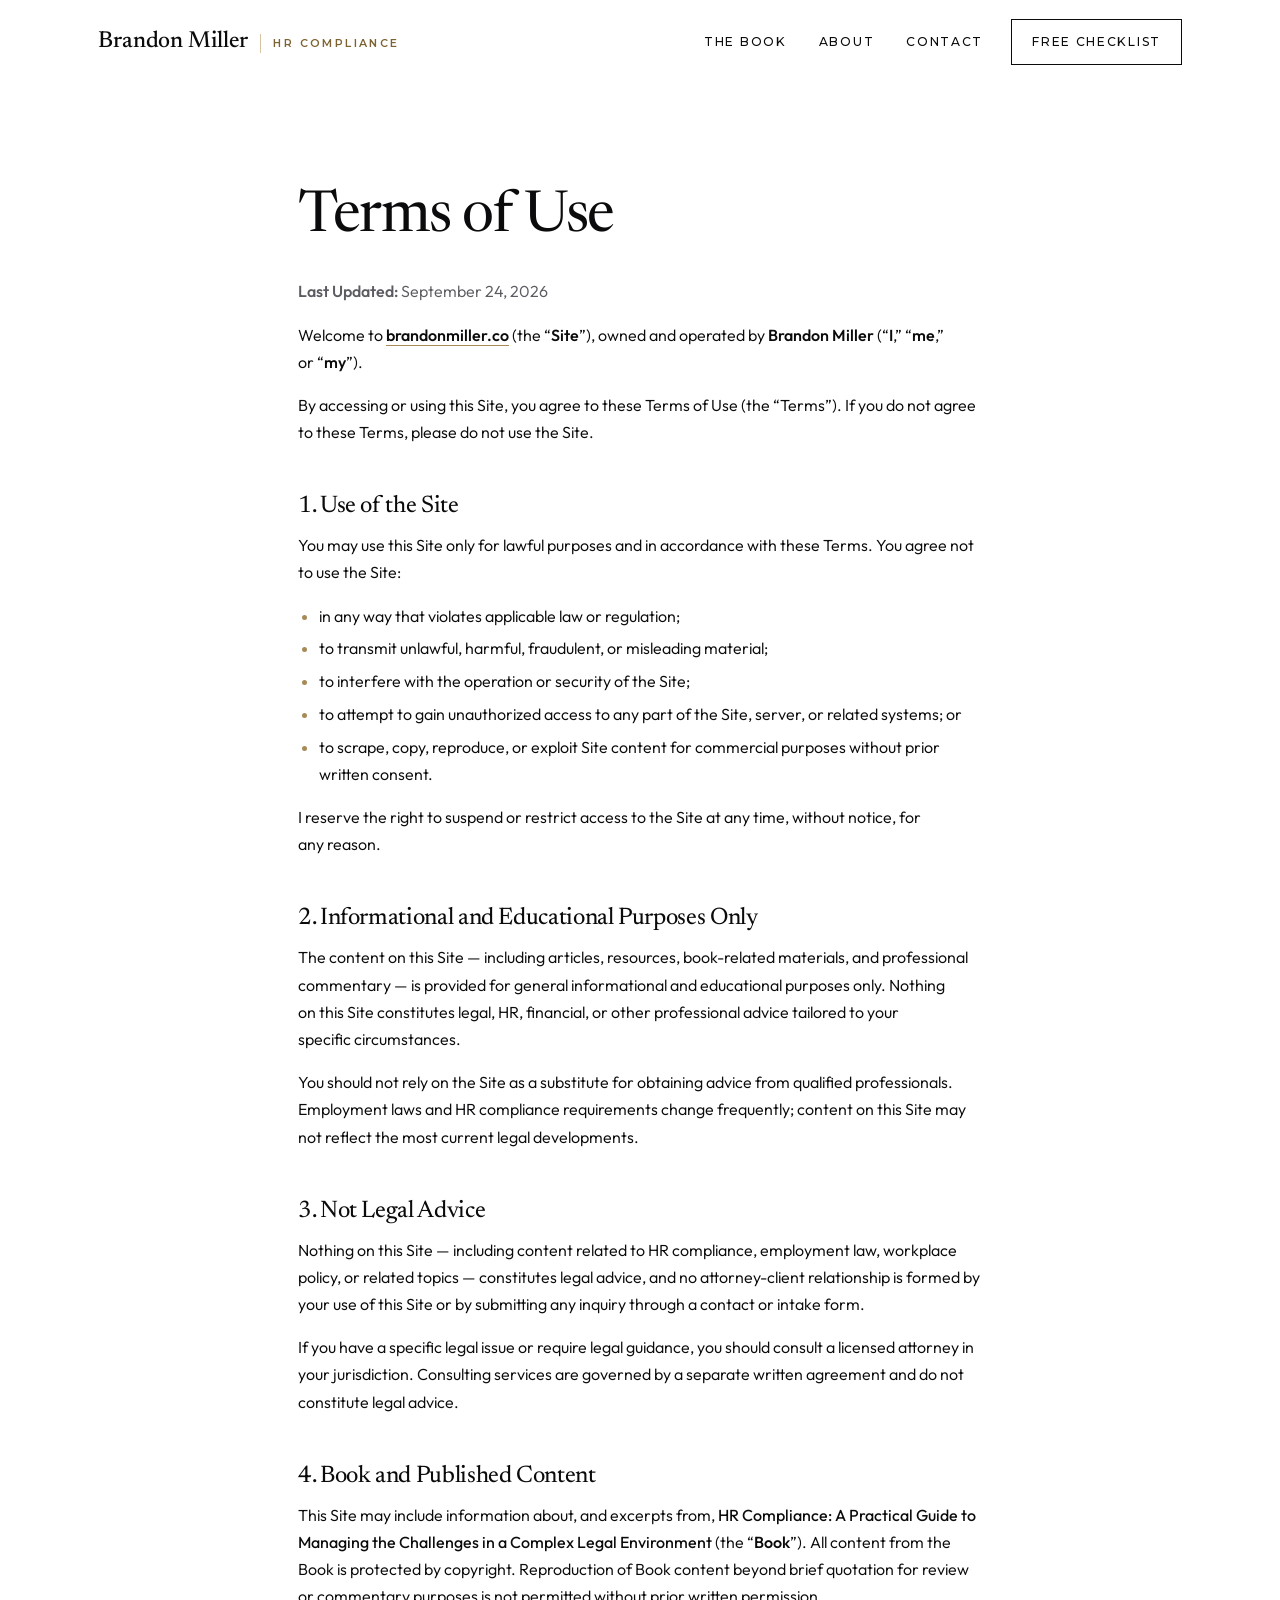
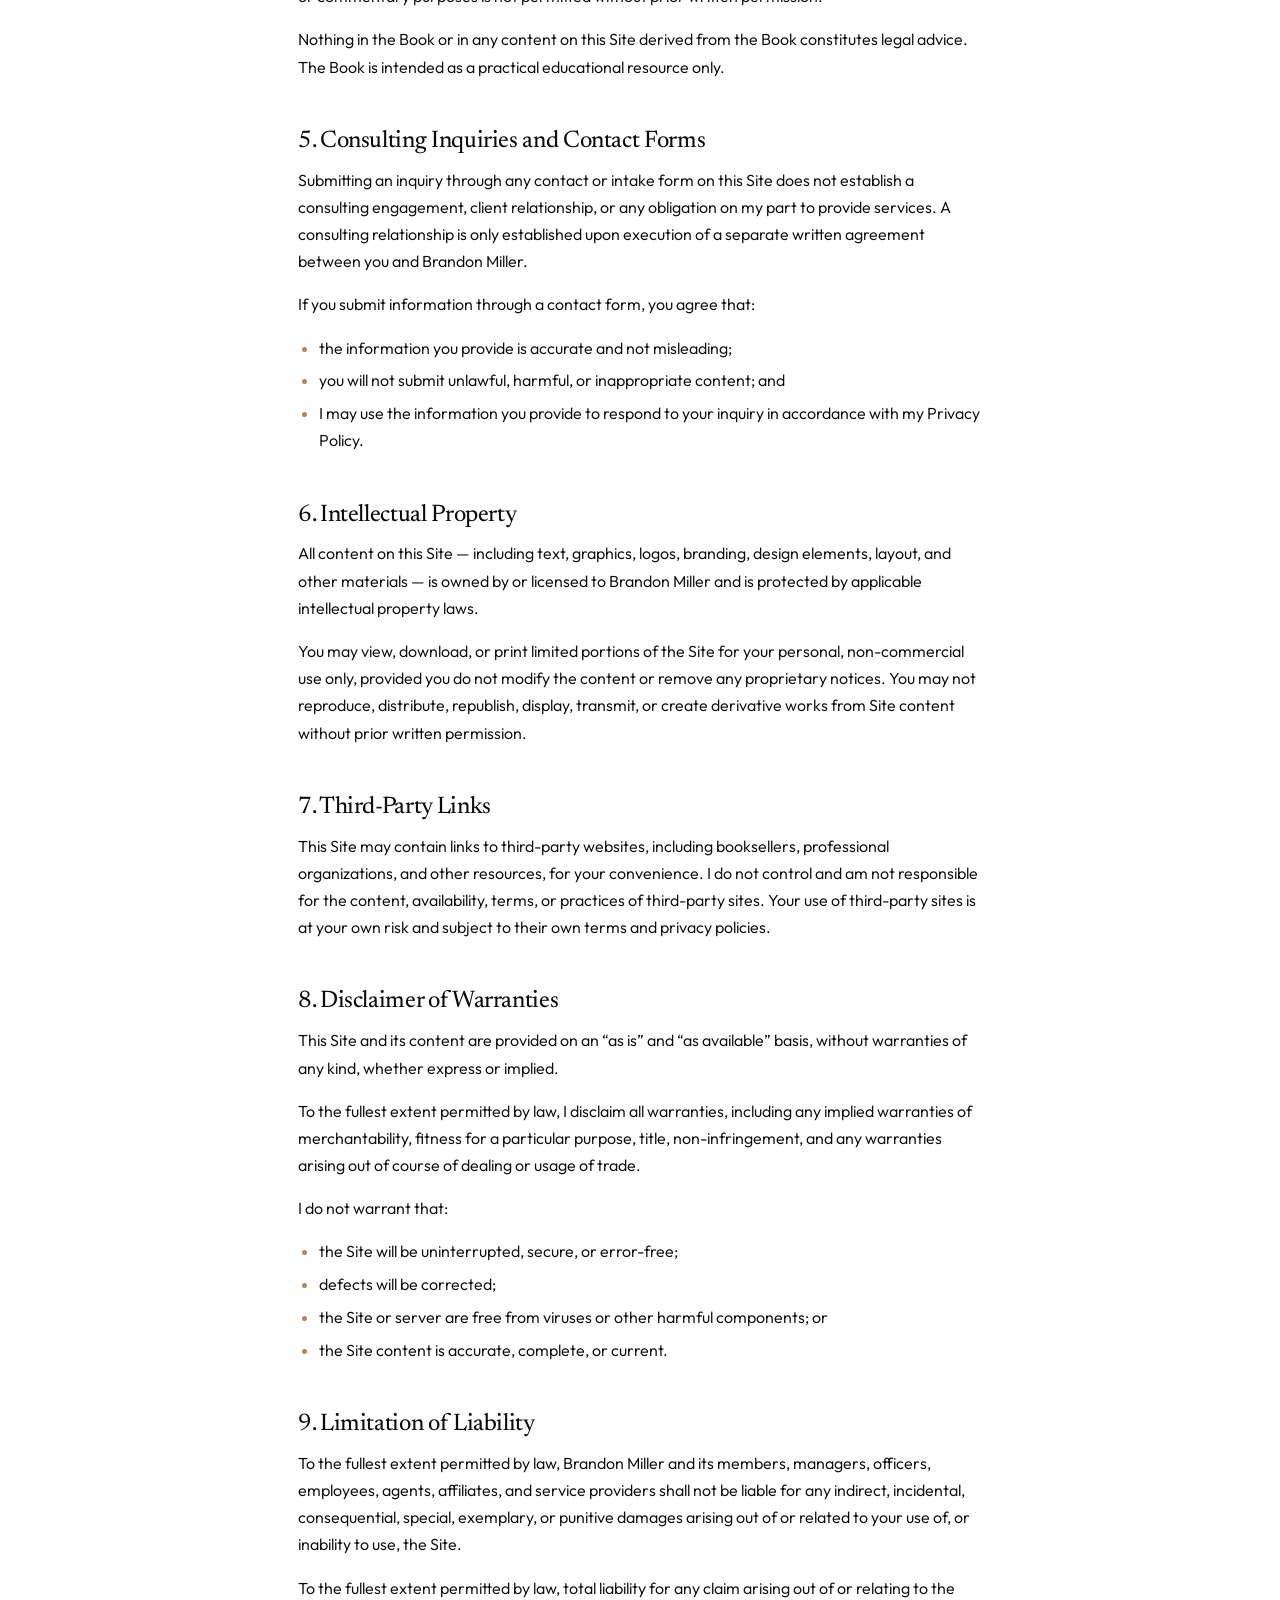
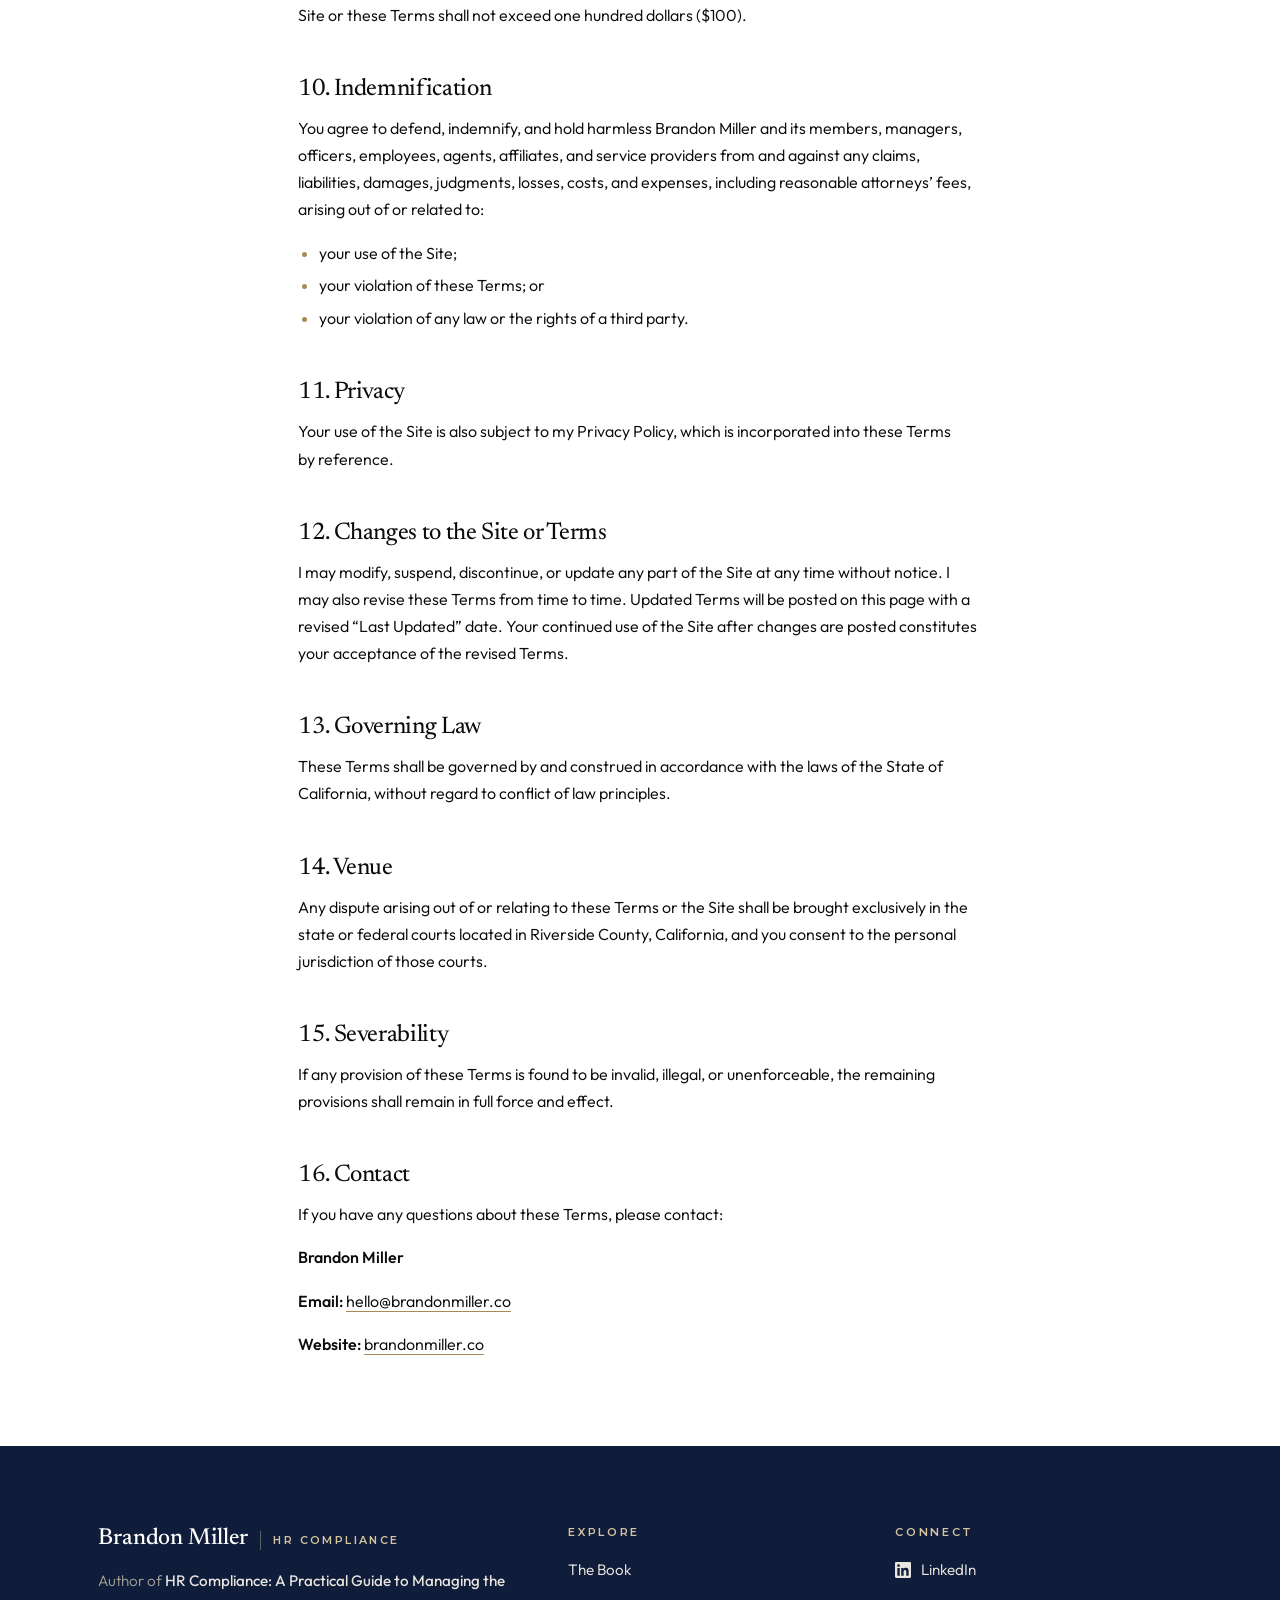
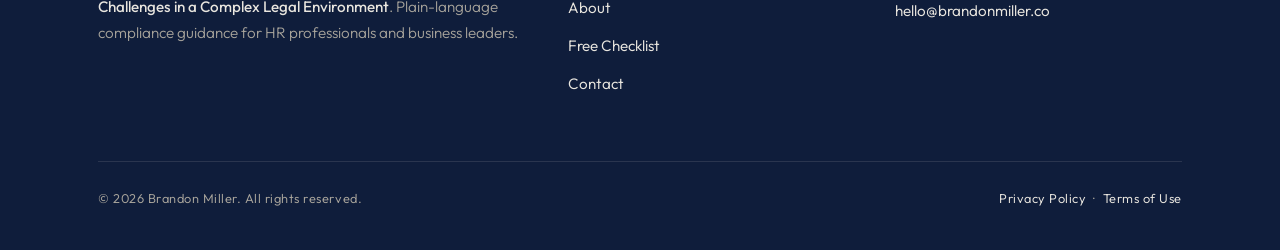
<file: terms.html>
<!doctype html>
<html lang="en">
<head>
  <meta charset="utf-8">
  <meta name="viewport" content="width=device-width, initial-scale=1">
  <title>Terms of Use | Brandon Miller</title>
  <meta name="description" content="Terms of Use for brandonmiller.co.">
  <link rel="canonical" href="https://www.brandonmiller.co/terms">
  <meta name="theme-color" content="#ffffff">
  <meta property="og:type" content="website">
  <meta property="og:site_name" content="Brandon Miller">
  <meta property="og:title" content="Terms of Use | Brandon Miller">
  <meta property="og:description" content="Terms of Use for brandonmiller.co.">
  <meta property="og:url" content="https://www.brandonmiller.co/terms">
  <meta property="og:image" content="https://www.brandonmiller.co/assets/img/og-image.png">
  <meta name="twitter:card" content="summary_large_image">
  <link rel="icon" href="/favicon.ico" sizes="any">
  <link rel="icon" href="/assets/img/favicon-32.png" sizes="32x32" type="image/png">
  <link rel="apple-touch-icon" href="/assets/img/apple-touch-icon.png">
  <link rel="preload" href="/assets/fonts/outfit.woff2" as="font" type="font/woff2" crossorigin>
  <link rel="preload" href="/assets/fonts/newsreader.woff2" as="font" type="font/woff2" crossorigin>
  <link rel="preload" href="/assets/fonts/montserrat.woff2" as="font" type="font/woff2" crossorigin>
  <link rel="stylesheet" href="/assets/css/site.css">
  <script src="/assets/js/site.js" defer></script>
</head><body>
  <a class="skip-link" href="#main">Skip to content</a>
  <header class="site-header">
    <div class="wrap header-inner">
      <a class="brand" href="/" aria-label="Brandon Miller, home">
        <span class="brand-name">Brandon Miller</span>
        <span class="brand-tag">HR Compliance</span>
      </a>
      <button class="nav-toggle" type="button" aria-expanded="false" aria-controls="site-nav" aria-label="Menu">
        <svg viewBox="0 0 24 24" aria-hidden="true"><path d="M3 6h18M3 12h18M3 18h18" stroke="currentColor" stroke-width="2" stroke-linecap="round"/></svg>
      </button>
      <nav class="site-nav" id="site-nav" aria-label="Main">
        <ul>
          <li><a href="/book">The Book</a></li>
          <li><a href="/about">About</a></li>
          <li><a href="/contact">Contact</a></li>
          <li class="nav-cta"><a href="/#checklist">Free Checklist</a></li>
        </ul>
      </nav>
    </div>
  </header>

  <main id="main">
    <section class="page-head">
      <div class="wrap narrow legal">
        <h1>Terms of Use</h1>
        <p class="updated"><strong>Last Updated:</strong> September 24, 2026</p>
        <p>Welcome to <a href="https://www.brandonmiller.co"><strong>brandonmiller.co</strong></a> (the “<strong>Site</strong>”), owned and operated by <strong>Brandon Miller</strong> (“<strong>I</strong>,” “<strong>me</strong>,” or “<strong>my</strong>”).</p>
        <p>By accessing or using this Site, you agree to these Terms of Use (the “Terms”). If you do not agree to these Terms, please do not use the Site.</p>
        <h2>1. Use of the Site</h2>
        <p>You may use this Site only for lawful purposes and in accordance with these Terms. You agree not to use the Site:</p>
        <ul>
        <li>in any way that violates applicable law or regulation;</li>
        <li>to transmit unlawful, harmful, fraudulent, or misleading material;</li>
        <li>to interfere with the operation or security of the Site;</li>
        <li>to attempt to gain unauthorized access to any part of the Site, server, or related systems; or</li>
        <li>to scrape, copy, reproduce, or exploit Site content for commercial purposes without prior written consent.</li>
        </ul>
        <p>I reserve the right to suspend or restrict access to the Site at any time, without notice, for any reason.</p>
        <h2>2. Informational and Educational Purposes Only</h2>
        <p>The content on this Site — including articles, resources, book-related materials, and professional commentary — is provided for general informational and educational purposes only. Nothing on this Site constitutes legal, HR, financial, or other professional advice tailored to your specific circumstances.</p>
        <p>You should not rely on the Site as a substitute for obtaining advice from qualified professionals. Employment laws and HR compliance requirements change frequently; content on this Site may not reflect the most current legal developments.</p>
        <h2>3. Not Legal Advice</h2>
        <p>Nothing on this Site — including content related to HR compliance, employment law, workplace policy, or related topics — constitutes legal advice, and no attorney-client relationship is formed by your use of this Site or by submitting any inquiry through a contact or intake form.</p>
        <p>If you have a specific legal issue or require legal guidance, you should consult a licensed attorney in your jurisdiction. Consulting services are governed by a separate written agreement and do not constitute legal advice.</p>
        <h2>4. Book and Published Content</h2>
        <p>This Site may include information about, and excerpts from, <em>HR Compliance: A Practical Guide to Managing the Challenges in a Complex Legal Environment</em> (the “<strong>Book</strong>”). All content from the Book is protected by copyright. Reproduction of Book content beyond brief quotation for review or commentary purposes is not permitted without prior written permission.</p>
        <p>Nothing in the Book or in any content on this Site derived from the Book constitutes legal advice. The Book is intended as a practical educational resource only.</p>
        <h2>5. Consulting Inquiries and Contact Forms</h2>
        <p>Submitting an inquiry through any contact or intake form on this Site does not establish a consulting engagement, client relationship, or any obligation on my part to provide services. A consulting relationship is only established upon execution of a separate written agreement between you and Brandon Miller.</p>
        <p>If you submit information through a contact form, you agree that:</p>
        <ul>
        <li>the information you provide is accurate and not misleading;</li>
        <li>you will not submit unlawful, harmful, or inappropriate content; and</li>
        <li>I may use the information you provide to respond to your inquiry in accordance with my Privacy Policy.</li>
        </ul>
        <h2>6. Intellectual Property</h2>
        <p>All content on this Site — including text, graphics, logos, branding, design elements, layout, and other materials — is owned by or licensed to Brandon Miller and is protected by applicable intellectual property laws.</p>
        <p>You may view, download, or print limited portions of the Site for your personal, non-commercial use only, provided you do not modify the content or remove any proprietary notices. You may not reproduce, distribute, republish, display, transmit, or create derivative works from Site content without prior written permission.</p>
        <h2>7. Third-Party Links</h2>
        <p>This Site may contain links to third-party websites, including booksellers, professional organizations, and other resources, for your convenience. I do not control and am not responsible for the content, availability, terms, or practices of third-party sites. Your use of third-party sites is at your own risk and subject to their own terms and privacy policies.</p>
        <h2>8. Disclaimer of Warranties</h2>
        <p>This Site and its content are provided on an “as is” and “as available” basis, without warranties of any kind, whether express or implied.</p>
        <p>To the fullest extent permitted by law, I disclaim all warranties, including any implied warranties of merchantability, fitness for a particular purpose, title, non-infringement, and any warranties arising out of course of dealing or usage of trade.</p>
        <p>I do not warrant that:</p>
        <ul>
        <li>the Site will be uninterrupted, secure, or error-free;</li>
        <li>defects will be corrected;</li>
        <li>the Site or server are free from viruses or other harmful components; or</li>
        <li>the Site content is accurate, complete, or current.</li>
        </ul>
        <h2>9. Limitation of Liability</h2>
        <p>To the fullest extent permitted by law, Brandon Miller and its members, managers, officers, employees, agents, affiliates, and service providers shall not be liable for any indirect, incidental, consequential, special, exemplary, or punitive damages arising out of or related to your use of, or inability to use, the Site.</p>
        <p>To the fullest extent permitted by law, total liability for any claim arising out of or relating to the Site or these Terms shall not exceed one hundred dollars ($100).</p>
        <h2>10. Indemnification</h2>
        <p>You agree to defend, indemnify, and hold harmless Brandon Miller and its members, managers, officers, employees, agents, affiliates, and service providers from and against any claims, liabilities, damages, judgments, losses, costs, and expenses, including reasonable attorneys’ fees, arising out of or related to:</p>
        <ul>
        <li>your use of the Site;</li>
        <li>your violation of these Terms; or</li>
        <li>your violation of any law or the rights of a third party.</li>
        </ul>
        <h2>11. Privacy</h2>
        <p>Your use of the Site is also subject to my Privacy Policy, which is incorporated into these Terms by reference.</p>
        <h2>12. Changes to the Site or Terms</h2>
        <p>I may modify, suspend, discontinue, or update any part of the Site at any time without notice. I may also revise these Terms from time to time. Updated Terms will be posted on this page with a revised “Last Updated” date. Your continued use of the Site after changes are posted constitutes your acceptance of the revised Terms.</p>
        <h2>13. Governing Law</h2>
        <p>These Terms shall be governed by and construed in accordance with the laws of the State of California, without regard to conflict of law principles.</p>
        <h2>14. Venue</h2>
        <p>Any dispute arising out of or relating to these Terms or the Site shall be brought exclusively in the state or federal courts located in Riverside County, California, and you consent to the personal jurisdiction of those courts.</p>
        <h2>15. Severability</h2>
        <p>If any provision of these Terms is found to be invalid, illegal, or unenforceable, the remaining provisions shall remain in full force and effect.</p>
        <h2>16. Contact</h2>
        <p>If you have any questions about these Terms, please contact:</p>
        <p><strong>Brandon Miller</strong></p>
        <p><strong>Email: </strong><a href="mailto:hello@brandonmiller.co">hello@brandonmiller.co</a></p>
        <p><strong>Website: </strong><a href="https://www.brandonmiller.co">brandonmiller.co</a></p>
      </div>
    </section>
  </main>

  <footer class="site-footer">
    <div class="wrap">
      <div class="footer-grid">
        <div>
          <a class="brand" href="/"><span class="brand-name">Brandon Miller</span><span class="brand-tag">HR Compliance</span></a>
          <p class="footer-blurb">Author of <em>HR Compliance: A Practical Guide to Managing the Challenges in a Complex Legal Environment</em>. Plain-language compliance guidance for HR professionals and business leaders.</p>
        </div>
        <div>
          <h3>Explore</h3>
          <ul>
            <li><a href="/book">The Book</a></li>
            <li><a href="/about">About</a></li>
            <li><a href="/#checklist">Free Checklist</a></li>
            <li><a href="/contact">Contact</a></li>
          </ul>
        </div>
        <div>
          <h3>Connect</h3>
          <ul>
            <li><a class="social" href="https://www.linkedin.com/in/millerbrandonc/" rel="noopener" target="_blank"><svg viewBox="0 0 24 24" aria-hidden="true" focusable="false"><path fill="currentColor" d="M20.45 20.45h-3.55v-5.57c0-1.33-.03-3.04-1.85-3.04-1.86 0-2.14 1.45-2.14 2.95v5.66H9.36V9h3.41v1.56h.05c.48-.9 1.64-1.85 3.37-1.85 3.6 0 4.27 2.37 4.27 5.46v6.28zM5.34 7.43a2.06 2.06 0 1 1 0-4.12 2.06 2.06 0 0 1 0 4.12zM7.12 20.45H3.56V9h3.56v11.45zM22.22 0H1.77C.79 0 0 .77 0 1.73v20.54C0 23.23.79 24 1.77 24h20.45c.98 0 1.78-.77 1.78-1.73V1.73C24 .77 23.2 0 22.22 0z"/></svg>LinkedIn</a></li>
            <li><a href="mailto:hello@brandonmiller.co">hello@brandonmiller.co</a></li>
          </ul>
        </div>
      </div>
      <div class="footer-bottom">
        <span>&copy; <span data-year>2026</span> Brandon Miller. All rights reserved.</span>
        <span><a href="/privacy-policy">Privacy Policy</a> &nbsp;·&nbsp; <a href="/terms">Terms of Use</a></span>
      </div>
    </div>
  </footer>
</body>
</html>
</file>
<file: assets/css/site.css>
/* brandonmiller.co — site styles
   Direction: luxe-professional. Porcelain and ink with a single champagne-gold accent,
   an upright high-contrast serif for display and a clean geometric sans for reading. */

@font-face {
  font-family: "Newsreader";
  src: url("../fonts/newsreader.woff2") format("woff2");
  font-weight: 200 800;
  font-style: normal;
  font-display: swap;
}
@font-face {
  font-family: "Montserrat";
  src: url("../fonts/montserrat.woff2") format("woff2");
  font-weight: 100 900;
  font-style: normal;
  font-display: swap;
}
@font-face {
  font-family: "Outfit";
  src: url("../fonts/outfit.woff2") format("woff2");
  font-weight: 100 900;
  font-style: normal;
  font-display: swap;
}

:root {
  --porcelain: #ffffff;   /* page background */
  --white: #ffffff;
  --stone: #f5f5f4;
  --ink: #0b0b0d;
  --ink-deep: #000000;
  --muted: #5b5c61;
  --line: #e6e6e4;
  --gold: #a88a58;        /* rules, dots, accents */
  --gold-deep: #7d6232;   /* gold text on white (5.7:1) */
  --gold-soft: #d6c4a0;   /* gold text on black */
  --gold-button: #c8a86c; /* button fill; ink text on it is 8.7:1 */
  --navy: #192f5c;        /* the book cover's navy: dark sections */
  --navy-deep: #0f1d3b;   /* footer */
  --on-dark: #e9e6df;
  --on-dark-muted: #a9a59c;

  --display: "Newsreader", Georgia, "Times New Roman", serif;
  --sans: "Outfit", system-ui, -apple-system, "Segoe UI", sans-serif;
  --label: "Montserrat", "Outfit", system-ui, sans-serif; /* cover-style capitals */

  --wrap: 1180px;
  --gutter: clamp(16px, 4vw, 48px);
  --radius: 4px;
  --shadow: 0 1px 2px rgba(14, 16, 20, .04), 0 24px 48px -28px rgba(14, 16, 20, .28);
  --ease: cubic-bezier(.2, .7, .2, 1);
}

*,
*::before,
*::after { box-sizing: border-box; }

html { -webkit-text-size-adjust: 100%; scroll-behavior: smooth; }
@media (prefers-reduced-motion: reduce) { html { scroll-behavior: auto; } }

body {
  margin: 0;
  background: var(--porcelain);
  color: var(--ink);
  font-family: var(--sans);
  font-weight: 350;
  font-size: 1.0625rem;
  line-height: 1.7;
  text-rendering: optimizeLegibility;
  -webkit-font-smoothing: antialiased;
}

img { max-width: 100%; height: auto; display: block; }

a { color: var(--ink); text-decoration-color: var(--gold); text-decoration-thickness: 1px; text-underline-offset: 4px; }
a:hover { color: var(--gold-deep); }

:focus-visible { outline: 2px solid var(--gold-deep); outline-offset: 3px; }
.bg-ink :focus-visible, .site-footer :focus-visible { outline-color: var(--gold-soft); }

h1, h2, h3, h4 {
  font-family: var(--display);
  font-weight: 450;
  font-optical-sizing: auto;
  color: var(--ink);
  line-height: 1.08;
  letter-spacing: -0.015em;
  margin: 0 0 .5em;
  text-wrap: balance;
}
h1 { font-size: clamp(2.6rem, 6vw, 4.6rem); font-weight: 420; letter-spacing: -0.025em; }
h2 { font-size: clamp(2rem, 3.6vw, 2.9rem); }
h3 { font-size: 1.4rem; font-weight: 500; line-height: 1.2; letter-spacing: -0.01em; }
h1 em, h2 em { font-style: normal; color: var(--gold-deep); }
p { margin: 0 0 1em; text-wrap: pretty; }
strong { font-weight: 550; }
em, cite { font-style: normal; }
p em, li em { font-weight: 450; color: var(--ink); }
.bg-ink p em, .site-footer em { color: var(--on-dark); }

.wrap { width: 100%; max-width: var(--wrap); margin: 0 auto; padding-left: var(--gutter); padding-right: var(--gutter); }
.narrow { max-width: 780px; }

.skip-link {
  position: absolute; left: 12px; top: -60px; z-index: 100;
  background: var(--ink); color: var(--white); padding: 10px 16px;
  font-weight: 500; text-decoration: none;
}
.skip-link:focus { top: 12px; color: var(--white); }

.eyebrow {
  display: inline-flex; align-items: center; gap: 14px;
  font-family: var(--sans);
  font-size: .75rem;
  font-weight: 500;
  letter-spacing: .24em;
  text-transform: uppercase;
  color: var(--gold-deep);
  margin-bottom: 1.4rem;
}
.eyebrow::before { content: ""; width: 32px; height: 1px; background: var(--gold); }
.center .eyebrow, .eyebrow.centered { justify-content: center; }
.lede { font-size: clamp(1.1rem, 1.6vw, 1.25rem); color: var(--muted); line-height: 1.65; font-weight: 300; }
.lede em { font-style: normal; color: var(--ink); font-weight: 400; }

/* ---------- Buttons ---------- */
.btn {
  display: inline-flex; align-items: center; justify-content: center; gap: .6em;
  font-family: var(--sans); font-size: .78rem; font-weight: 500; line-height: 1;
  letter-spacing: .18em; text-transform: uppercase;
  padding: 1.35em 2.2em; border-radius: 0; border: 1px solid transparent;
  text-decoration: none; cursor: pointer;
  transition: background-color .3s var(--ease), color .3s var(--ease), border-color .3s var(--ease);
}
.btn-primary { background: var(--gold-button); color: var(--ink); }
.btn-primary:hover { background: var(--ink); color: var(--white); }
.btn-outline { border-color: var(--ink); color: var(--ink); background: transparent; }
.btn-outline:hover { background: var(--ink); color: var(--white); }
.btn-gold { background: var(--gold-button); color: var(--ink-deep); }
.btn-gold:hover { background: var(--gold-soft); color: var(--ink-deep); }
.btn-light { border-color: rgba(233, 230, 223, .45); color: var(--on-dark); }
.btn-light:hover { background: var(--on-dark); color: var(--ink); }
.btn[aria-disabled="true"], .btn[aria-disabled="true"]:hover { background: var(--stone); color: var(--muted); border-color: var(--line); cursor: not-allowed; }
.btn-row { display: flex; flex-wrap: wrap; gap: 14px; }

/* ---------- Header ---------- */
.site-header {
  position: sticky; top: 0; z-index: 50;
  background: rgba(255, 255, 255, .92);
  -webkit-backdrop-filter: saturate(140%) blur(14px);
  backdrop-filter: saturate(140%) blur(14px);
  border-bottom: 1px solid transparent;
  transition: border-color .3s;
}
.site-header.scrolled { border-bottom-color: var(--line); }
.header-inner { display: flex; align-items: center; justify-content: space-between; gap: 16px; min-height: 84px; }

.brand { display: inline-flex; align-items: baseline; gap: 12px; text-decoration: none; color: var(--ink); }
.brand-name { font-family: var(--display); font-weight: 500; font-size: 1.45rem; letter-spacing: -0.005em; line-height: 1; }
.brand-tag {
  font-family: var(--sans); font-size: .68rem; font-weight: 500; letter-spacing: .24em; text-transform: uppercase;
  color: var(--gold-deep); padding-left: 12px; border-left: 1px solid var(--gold-soft);
}
.brand:hover { color: var(--ink); }
@media (max-width: 520px) {
  .brand { flex-direction: column; align-items: flex-start; gap: 6px; }
  .brand-tag { padding-left: 0; border-left: 0; font-size: .6rem; letter-spacing: .26em; }
}

.site-nav ul { list-style: none; margin: 0; padding: 0; display: flex; align-items: center; gap: 4px; }
.site-nav a {
  display: block; padding: 10px 14px;
  font-family: var(--sans); font-weight: 400; font-size: .8rem; letter-spacing: .16em; text-transform: uppercase;
  color: var(--ink); text-decoration: none; position: relative;
}
.site-nav a::after {
  content: ""; position: absolute; left: 14px; right: 14px; bottom: 4px; height: 1px; background: var(--gold);
  transform: scaleX(0); transform-origin: left; transition: transform .35s var(--ease);
}
.site-nav a:hover { color: var(--ink); }
.site-nav a:hover::after, .site-nav a[aria-current="page"]::after { transform: scaleX(1); }
.site-nav .nav-cta a { border: 1px solid var(--ink); padding: 12px 20px; margin-left: 10px; }
.site-nav .nav-cta a::after { display: none; }
.site-nav .nav-cta a:hover { background: var(--ink); color: var(--white); }

.nav-toggle {
  display: none; width: 44px; height: 44px; border: 0; background: transparent; padding: 10px; cursor: pointer; color: var(--ink);
}
.nav-toggle svg { width: 24px; height: 24px; }

@media (max-width: 860px) {
  .nav-toggle { display: inline-flex; align-items: center; justify-content: center; }
  .site-nav {
    position: absolute; left: 0; right: 0; top: 100%;
    background: var(--porcelain); border-bottom: 1px solid var(--line);
    padding: 8px var(--gutter) 24px;
    display: none;
  }
  .site-nav.open { display: block; }
  .site-nav ul { flex-direction: column; align-items: stretch; gap: 0; }
  .site-nav a { padding: 16px 0; font-size: .85rem; border-bottom: 1px solid var(--line); }
  .site-nav a::after { display: none; }
  .site-nav .nav-cta a { margin: 18px 0 0; text-align: center; padding: 16px; }
}

/* ---------- Sections ---------- */
section { padding: clamp(72px, 10vw, 140px) 0; }
.section-head { max-width: 700px; margin-bottom: clamp(36px, 5vw, 64px); }
.section-head.center { margin-left: auto; margin-right: auto; text-align: center; }
.bg-white { background: var(--white); border-top: 1px solid var(--line); border-bottom: 1px solid var(--line); }
.bg-stone { background: var(--stone); }
.bg-ink { background: var(--ink); color: var(--on-dark); }
.bg-ink h2, .bg-ink h3 { color: var(--white); }
.bg-ink h2 em { color: var(--gold-soft); }
.bg-ink .eyebrow { color: var(--gold-soft); }
.bg-ink .lede { color: var(--on-dark-muted); }
.bg-ink a:not(.btn) { color: var(--white); }

/* ---------- Hero ---------- */
.hero { padding: clamp(40px, 6vw, 88px) 0 clamp(72px, 10vw, 140px); }
.hero-grid { display: grid; grid-template-columns: 1.15fr .85fr; gap: clamp(40px, 7vw, 104px); align-items: center; }
.hero h1 em { display: block; }
.hero .lede { max-width: 32em; margin-bottom: 2.4rem; }
.hero .btn-row .btn { width: 27em; max-width: 100%; } /* the two pre-order buttons stack at one width */
.hero-art {
  position: relative; width: 100%; max-width: 480px; aspect-ratio: 4 / 5; justify-self: end;
  background: radial-gradient(120% 80% at 50% 30%, #26272b 0%, var(--ink) 55%, var(--ink-deep) 100%);
  display: grid; place-items: center;
}
.hero-art::before {
  content: ""; position: absolute; inset: 16px; border: 1px solid rgba(216, 198, 164, .45); pointer-events: none;
}
.hero-art .book { width: 86%; position: relative; filter: drop-shadow(0 40px 40px rgba(0, 0, 0, .55)); }
.hero-art .caption {
  position: absolute; left: 0; right: 0; bottom: 34px; text-align: center;
  font-size: .68rem; letter-spacing: .26em; text-transform: uppercase; color: var(--gold-soft);
}
.release-strip {
  display: flex; flex-wrap: wrap; gap: 14px 36px; margin-top: 2.8rem; padding-top: 1.6rem; border-top: 1px solid var(--line);
  font-size: .9rem; color: var(--muted);
}
.release-strip span { display: grid; gap: 2px; }
.release-strip small { font-size: .68rem; letter-spacing: .22em; text-transform: uppercase; color: var(--gold-deep); font-weight: 500; }
.release-strip b { font-family: var(--display); font-size: 1.2rem; font-weight: 500; color: var(--ink); }

@media (max-width: 900px) {
  .hero-grid { grid-template-columns: 1fr; }
  .hero-art { max-width: 340px; justify-self: center; }
}

/* ---------- Book feature ---------- */
.book-feature { display: grid; grid-template-columns: .8fr 1.2fr; gap: clamp(40px, 7vw, 104px); align-items: center; }
.book-feature .cover {
  max-width: 360px; width: 100%; justify-self: center;
  box-shadow: 0 40px 70px -30px rgba(0, 0, 0, .7);
  outline: 1px solid rgba(216, 198, 164, .35); outline-offset: 14px;
}
.book-title { font-size: clamp(2.3rem, 4vw, 3.2rem); margin-bottom: .2em; }
.book-subtitle { font-family: var(--display); font-size: clamp(1.1rem, 1.7vw, 1.3rem); font-weight: 400; color: var(--gold-deep); margin: 0 0 1.4em; line-height: 1.35; }
.bg-ink .book-subtitle { color: var(--gold-soft); }
.checks { list-style: none; padding: 0; margin: 0 0 2.4rem; display: grid; gap: 16px; }
.checks li { position: relative; padding-left: 38px; }
.checks li::before {
  content: ""; position: absolute; left: 0; top: .3em; width: 20px; height: 20px; border-radius: 50%;
  border: 1px solid var(--gold);
  background: url("data:image/svg+xml,%3Csvg xmlns='http://www.w3.org/2000/svg' viewBox='0 0 20 20'%3E%3Cpath d='M6 10.4l2.6 2.6L14 7.4' fill='none' stroke='%23b39261' stroke-width='1.5' stroke-linecap='round' stroke-linejoin='round'/%3E%3C/svg%3E") center/100% no-repeat;
}
@media (max-width: 820px) {
  .book-feature { grid-template-columns: 1fr; }
  .book-feature .cover { max-width: 260px; }
}

/* ---------- Signup ---------- */
.signup-card {
  position: relative;
  background: var(--white); border: 1px solid var(--line);
  box-shadow: var(--shadow);
  display: grid; grid-template-columns: 1.25fr 1fr; gap: clamp(28px, 6vw, 80px); align-items: center;
  padding: clamp(32px, 6vw, 80px);
}
.signup-card::before { content: ""; position: absolute; top: -1px; left: clamp(32px, 6vw, 80px); width: 72px; height: 2px; background: var(--gold); }
.signup-card h2 { font-size: clamp(1.9rem, 3.2vw, 2.6rem); }
.checklist-preview {
  background: var(--porcelain); border: 1px solid var(--line); padding: 30px 28px 26px;
  font-size: .95rem; color: var(--ink);
}
.checklist-preview strong {
  display: block; font-family: var(--display); font-weight: 500; font-size: 1.25rem; color: var(--ink);
  margin-bottom: 18px; padding-bottom: 14px; border-bottom: 1px solid var(--line);
}
.checklist-preview ul { list-style: none; margin: 0; padding: 0; display: grid; gap: 13px; }
.checklist-preview li { display: flex; gap: 12px; align-items: center; }
.checklist-preview li::before { content: ""; width: 15px; height: 15px; border: 1px solid var(--ink); flex: none; }
.checklist-preview li.done::before {
  background: var(--ink) url("data:image/svg+xml,%3Csvg xmlns='http://www.w3.org/2000/svg' viewBox='0 0 16 16'%3E%3Cpath d='M4 8.3l2.4 2.4L12 5.3' fill='none' stroke='%23d8c6a4' stroke-width='1.6' stroke-linecap='round' stroke-linejoin='round'/%3E%3C/svg%3E") center/100% no-repeat;
}
@media (max-width: 820px) { .signup-card { grid-template-columns: 1fr; } }

.signup-form { display: flex; gap: 10px; flex-wrap: wrap; margin-top: 1.8rem; }
.signup-form label { position: absolute; width: 1px; height: 1px; overflow: hidden; clip: rect(0 0 0 0); white-space: nowrap; }
.signup-form input[type="email"] {
  flex: 1 1 240px; min-width: 0;
  font: 400 1rem var(--sans); color: var(--ink);
  padding: 1.05em 1.2em; border-radius: 0; border: 1px solid #d6d6d4; background: var(--white);
}
.signup-form input[type="email"]:focus { outline: none; border-color: var(--gold-deep); box-shadow: 0 0 0 3px rgba(134, 104, 58, .22); }
.form-note { font-size: .85rem; color: var(--muted); margin: 1rem 0 0; }
.form-status { font-size: .95rem; margin: 1rem 0 0; color: var(--gold-deep); font-weight: 500; }
.form-status.error { color: #9b2c22; }

/* ---------- Portrait / about ---------- */
.about-grid { display: grid; grid-template-columns: .85fr 1.15fr; gap: clamp(40px, 7vw, 104px); align-items: center; }
.portrait { position: relative; width: 100%; max-width: 420px; aspect-ratio: 1 / 1; justify-self: center; }
.portrait img { width: 100%; height: 100%; object-fit: cover; object-position: 50% 30%; border-radius: 50%; position: relative; z-index: 1; }
.portrait::before {
  content: ""; position: absolute; inset: -16px; border: 1px solid var(--gold); border-radius: 50%;
}
.portrait::after {
  content: ""; position: absolute; width: 10px; height: 10px; border-radius: 50%; background: var(--gold);
  top: 14%; right: 4%; z-index: 2;
}
.creds { display: flex; flex-wrap: wrap; gap: 0; margin: 1.8rem 0 2.4rem; padding: 0; list-style: none; }
.creds li {
  font-size: .75rem; font-weight: 500; letter-spacing: .18em; text-transform: uppercase; color: var(--ink);
  padding: 4px 16px; border-left: 1px solid var(--gold-soft);
}
.creds li:first-child { padding-left: 0; border-left: 0; }
@media (max-width: 820px) { .about-grid { grid-template-columns: 1fr; } .portrait { max-width: 300px; margin: 16px 0; } }

/* ---------- Cards ---------- */
.cards { display: grid; grid-template-columns: repeat(3, 1fr); gap: 0; border: 1px solid var(--line); background: var(--white); }
@media (min-width: 901px) { .cards.two { grid-template-columns: repeat(2, 1fr); } }
.card { padding: clamp(28px, 3.4vw, 44px); display: flex; flex-direction: column; border-left: 1px solid var(--line); }
.card:first-child { border-left: 0; }
.card p { color: var(--muted); }
.card .icon { width: 52px; height: 52px; margin-bottom: 26px; }
.card .more {
  margin-top: auto; padding-top: 10px; font-size: .75rem; font-weight: 500; letter-spacing: .18em; text-transform: uppercase;
  text-decoration: none; color: var(--ink); display: inline-flex; gap: 10px; align-items: center;
}
.card .more::after { content: ""; width: 24px; height: 1px; background: var(--gold); transition: width .3s var(--ease); }
.card .more:hover::after { width: 40px; }
.tag {
  display: inline-block; align-self: flex-start; margin-bottom: 12px;
  font-size: .66rem; font-weight: 500; letter-spacing: .2em; text-transform: uppercase;
  color: var(--gold-deep); border: 1px solid var(--gold-soft); padding: 5px 10px;
}
@media (max-width: 900px) {
  .cards { grid-template-columns: 1fr; }
  .card { border-left: 0; border-top: 1px solid var(--line); }
  .card:first-child { border-top: 0; }
}

/* ---------- Page header (inner pages) ---------- */
.page-head { padding: clamp(48px, 8vw, 104px) 0 clamp(40px, 6vw, 72px); }
.page-head .lede { max-width: 40em; }

/* ---------- Book page ---------- */
.book-hero { display: grid; grid-template-columns: .85fr 1.15fr; gap: clamp(40px, 7vw, 104px); align-items: center; }
.book-hero .cover-frame { background: var(--ink); padding: clamp(28px, 5vw, 56px); position: relative; justify-self: center; width: 100%; max-width: 460px; }
.book-hero .cover-frame::before { content: ""; position: absolute; inset: 14px; border: 1px solid rgba(216, 198, 164, .4); pointer-events: none; }
.book-hero .cover { width: 100%; box-shadow: 0 30px 50px -20px rgba(0, 0, 0, .7); position: relative; }
.book-hero h1 { font-size: clamp(2.8rem, 6vw, 4.4rem); margin-bottom: .15em; }
.formats { scroll-margin-top: 110px; list-style: none; margin: 2rem 0 0; padding: 0; max-width: 580px; border-top: 1px solid var(--line); }
.formats li { display: flex; flex-wrap: wrap; align-items: center; justify-content: space-between; gap: 14px 24px; padding: 18px 0; border-bottom: 1px solid var(--line); }
.formats li > div { flex: 1 1 15em; min-width: 0; }
.formats b { display: block; font-family: var(--display); font-size: 1.3rem; font-weight: 500; line-height: 1.2; color: var(--ink); }
.formats span { display: block; margin-top: 4px; font-size: .88rem; line-height: 1.5; color: var(--muted); }
.formats .btn { flex: none; min-width: 15em; padding: 1.2em 1.6em; }
.preorder-note { font-size: .9rem; color: var(--muted); margin-top: 1.2rem; }
@media (max-width: 820px) { .book-hero { grid-template-columns: 1fr; } .book-hero .cover-frame { max-width: 300px; order: 2; } }
@media (max-width: 520px) { .formats .btn { width: 100%; } }

/* Mobile pre-order bar (shown by site.js only once the pre-order link is live) */
.buy-bar {
  position: fixed; left: 0; right: 0; bottom: 0; z-index: 40;
  background: rgba(255, 255, 255, .96); -webkit-backdrop-filter: blur(12px); backdrop-filter: blur(12px);
  border-top: 1px solid var(--line);
  padding: 10px 0 calc(10px + env(safe-area-inset-bottom, 0px));
  transform: translateY(110%); transition: transform .35s var(--ease);
}
.buy-bar.show { transform: none; }
.buy-bar-inner { display: flex; align-items: center; justify-content: space-between; gap: 14px; }
.buy-bar span { font-size: .8rem; color: var(--muted); line-height: 1.3; }
.buy-bar b { display: block; font-family: var(--display); font-size: 1.1rem; font-weight: 500; color: var(--ink); }
.buy-bar .btn { padding: 1.1em 1.6em; }
@media (min-width: 821px) { .buy-bar { display: none; } }
@media (prefers-reduced-motion: reduce) { .buy-bar { transition: none; } }

.prose { font-size: 1.125rem; }
.prose p { margin-bottom: 1.3em; }
.prose .pull {
  font-family: var(--display); font-size: clamp(1.6rem, 2.8vw, 2.1rem); font-weight: 400; line-height: 1.3; letter-spacing: -0.01em;
  color: var(--ink); text-align: center; margin: 1.6em 0; padding: 1em 0; position: relative;
}
.prose .pull::before, .prose .pull::after { content: ""; display: block; width: 48px; height: 1px; background: var(--gold); margin: 0 auto; }
.prose .pull::before { margin-bottom: 1.1em; }
.prose .pull::after { margin-top: 1.1em; }
.prose .opening::first-letter {
  float: left; font-family: var(--display); font-weight: 400; color: var(--gold-deep);
  font-size: 3.9em; line-height: .82; padding: .06em .12em 0 0;
}
.statement { font-family: var(--display); font-size: clamp(1.4rem, 2.4vw, 1.8rem); line-height: 1.35; letter-spacing: -0.01em; color: var(--white); margin: 0; }

.author-note { display: grid; grid-template-columns: 150px 1fr; gap: 44px; align-items: start; }
.author-note .avatar { position: relative; }
.author-note .avatar img { border-radius: 50%; aspect-ratio: 1; object-fit: cover; object-position: 50% 30%; width: 100%; }
.author-note .avatar::before { content: ""; position: absolute; inset: -8px; border: 1px solid var(--gold); border-radius: 50%; }
.author-note blockquote { margin: 0; font-family: var(--display); font-size: clamp(1.2rem, 1.9vw, 1.4rem); font-weight: 350; line-height: 1.6; color: var(--on-dark); }
.author-note cite { display: block; margin-top: 1.4rem; font-family: var(--sans); font-style: normal; font-size: .75rem; font-weight: 500; letter-spacing: .22em; text-transform: uppercase; color: var(--gold-soft); }
@media (max-width: 640px) { .author-note { grid-template-columns: 1fr; gap: 28px; } .author-note .avatar { width: 110px; margin-left: 8px; } }

/* ---------- Contact ---------- */
.contact-grid { display: grid; grid-template-columns: 1fr 1.25fr; gap: clamp(40px, 7vw, 104px); align-items: start; }
.contact-list { list-style: none; padding: 0; margin: 2.4rem 0 0; display: grid; gap: 0; border-top: 1px solid var(--line); }
.contact-list li { display: grid; grid-template-columns: 44px 1fr; gap: 16px; align-items: center; padding: 18px 0; border-bottom: 1px solid var(--line); }
.contact-list .icon { width: 44px; height: 44px; }
.contact-list b { display: block; font-size: .68rem; font-weight: 500; letter-spacing: .22em; text-transform: uppercase; color: var(--gold-deep); }
.contact-list span { color: var(--muted); }
.form-card { background: var(--white); border: 1px solid var(--line); padding: clamp(28px, 4vw, 52px); box-shadow: var(--shadow); position: relative; }
.form-card::before { content: ""; position: absolute; top: -1px; left: clamp(28px, 4vw, 52px); width: 72px; height: 2px; background: var(--gold); }
.field { margin-bottom: 22px; }
.field label { display: block; font-size: .72rem; font-weight: 500; letter-spacing: .2em; text-transform: uppercase; color: var(--ink); margin-bottom: 8px; }
.field label .opt { font-weight: 400; color: var(--muted); letter-spacing: .1em; text-transform: none; }
.field input, .field select, .field textarea {
  width: 100%; font: 400 1rem var(--sans); color: var(--ink);
  padding: .95em 1em; border: 1px solid #d6d6d4; border-radius: 0; background: var(--porcelain);
}
.field textarea { min-height: 170px; resize: vertical; line-height: 1.55; }
.field input:focus, .field select:focus, .field textarea:focus { outline: none; border-color: var(--gold-deep); background: var(--white); box-shadow: 0 0 0 3px rgba(134, 104, 58, .22); }
.hp { position: absolute !important; left: -9999px !important; }
@media (max-width: 820px) { .contact-grid { grid-template-columns: 1fr; } }

/* ---------- Legal ---------- */
.legal { font-size: 1rem; }
.legal h1 { font-size: clamp(2.4rem, 5vw, 3.6rem); }
.legal h2 { font-size: 1.5rem; margin-top: 2em; }
.legal h3 { font-family: var(--sans); font-size: .8rem; font-weight: 500; letter-spacing: .18em; text-transform: uppercase; margin-top: 1.8em; }
.legal ul { padding-left: 1.3em; margin: 0 0 1em; }
.legal li { margin-bottom: .35em; }
.legal li::marker { color: var(--gold); }
.legal .updated { color: var(--muted); }

/* ---------- Thanks ---------- */
.thanks-card { text-align: center; max-width: 700px; margin: 0 auto; }
.thanks-card .badge {
  width: 88px; height: 88px; margin: 0 auto 32px; border-radius: 50%;
  border: 1px solid var(--gold); display: grid; place-items: center; position: relative;
}
.thanks-card .badge::before { content: ""; position: absolute; inset: 8px; border-radius: 50%; background: var(--ink); }
.thanks-card .badge svg { position: relative; }
.thanks-card .btn-row { justify-content: center; margin-top: 2.4rem; }
.inbox-note {
  display: grid; grid-template-columns: 44px 1fr; gap: 18px; align-items: start; text-align: left;
  max-width: 580px; margin: 3rem auto 0; padding: 24px 26px; background: var(--white); border: 1px solid var(--line);
}
.inbox-note .icon { width: 44px; height: 44px; }
.inbox-note b { display: block; font-family: var(--display); font-size: 1.2rem; font-weight: 500; color: var(--ink); margin-bottom: 6px; }
.inbox-note p { margin: 0; font-size: .95rem; color: var(--muted); }

/* ---------- CTA band ---------- */
.cta-band { text-align: center; }
.cta-band .btn-row { justify-content: center; margin-top: 2rem; }

/* ---------- Footer ---------- */
.site-footer { background: var(--ink-deep); color: var(--on-dark-muted); padding: 80px 0 40px; font-size: .95rem; }
.site-footer a { color: var(--on-dark); text-decoration: none; }
.site-footer a:hover { color: var(--gold-soft); }
.footer-grid { display: grid; grid-template-columns: 1.5fr 1fr 1fr; gap: 40px; }
.footer-grid h3 { font-family: var(--sans); color: var(--gold-soft); font-size: .7rem; font-weight: 500; letter-spacing: .24em; text-transform: uppercase; margin-bottom: 18px; }
.footer-grid ul { list-style: none; padding: 0; margin: 0; display: grid; gap: 12px; }
.site-footer .brand { color: var(--white); margin-bottom: 18px; }
.site-footer .brand:hover { color: var(--white); }
.site-footer .brand-tag { color: var(--gold-soft); border-left-color: rgba(216, 198, 164, .4); }
.footer-blurb { max-width: 30em; margin: 0; font-weight: 300; }
.social { display: inline-flex; align-items: center; gap: 10px; }
.social svg { width: 16px; height: 16px; }
.footer-bottom {
  margin-top: 64px; padding-top: 26px; border-top: 1px solid rgba(233, 230, 223, .12);
  display: flex; flex-wrap: wrap; justify-content: space-between; gap: 12px; font-size: .8rem; letter-spacing: .04em;
}
@media (max-width: 720px) { .footer-grid { grid-template-columns: 1fr 1fr; } .footer-grid > :first-child { grid-column: 1 / -1; } }

/* ---------- 404 ---------- */
.notfound { text-align: center; padding: clamp(88px, 14vw, 170px) 0; }
.notfound .big { font-family: var(--display); font-weight: 300; font-size: clamp(6rem, 18vw, 11rem); line-height: 1; color: var(--gold-deep); margin: 0; }
.notfound .btn-row { justify-content: center; margin-top: 2.4rem; }


/* =====================================================================
   Cover echo: ties the site to the book cover without copying it.
   1. Cover-style geometric capitals for labels, buttons, and navigation
   2. The cover's navy for dark sections
   3. The cover's circle-and-capsule shapes as small accents
   ===================================================================== */

/* 1. Labels */
.eyebrow, .btn, .brand-tag, .site-nav a, .hero-art .caption, .release-strip small,
.creds li, .card .more, .tag, .author-note cite, .contact-list b, .field label,
.legal h3, .footer-grid h3 {
  font-family: var(--label); font-weight: 600;
}
.eyebrow { font-size: .72rem; letter-spacing: .22em; }
.btn { font-size: .74rem; letter-spacing: .16em; }
.site-nav a { font-size: .76rem; letter-spacing: .14em; font-weight: 500; }
.brand-tag { letter-spacing: .22em; }

/* 2. Navy surfaces */
.bg-ink { background: var(--navy); }
.site-footer { background: var(--navy-deep); }
.hero-art { background: radial-gradient(120% 80% at 50% 30%, #27447f 0%, var(--navy) 55%, var(--navy-deep) 100%); }
.book-hero .cover-frame { background: var(--navy); }
.thanks-card .badge::before { background: var(--navy); }
.checklist-preview li.done::before { background-color: var(--navy); }
.skip-link { background: var(--navy); }
.btn-primary:hover, .btn-outline:hover, .site-nav .nav-cta a:hover { background: var(--navy); color: var(--white); border-color: var(--navy); }
.bg-ink .btn-gold:hover { background: var(--gold-soft); }

/* 3. Circle-and-capsule accents (drawn with a mask so they take any color) */
.eyebrow::before, .prose .pull::before, .prose .pull::after {
  width: 34px; height: 8px; background: var(--gold);
  -webkit-mask: url("data:image/svg+xml,%3Csvg xmlns='http://www.w3.org/2000/svg' viewBox='0 0 34 8'%3E%3Crect width='22' height='8' rx='4'/%3E%3Ccircle cx='30' cy='4' r='4'/%3E%3C/svg%3E") center/100% 100% no-repeat;
          mask: url("data:image/svg+xml,%3Csvg xmlns='http://www.w3.org/2000/svg' viewBox='0 0 34 8'%3E%3Crect width='22' height='8' rx='4'/%3E%3Ccircle cx='30' cy='4' r='4'/%3E%3C/svg%3E") center/100% 100% no-repeat;
}
.bg-ink .eyebrow::before { background: var(--gold-soft); }
.signup-card::before, .form-card::before { width: 56px; height: 6px; top: -3px; border-radius: 3px; }
.checklist-preview li::before { border-radius: 50%; border-color: var(--navy); }
</file>
